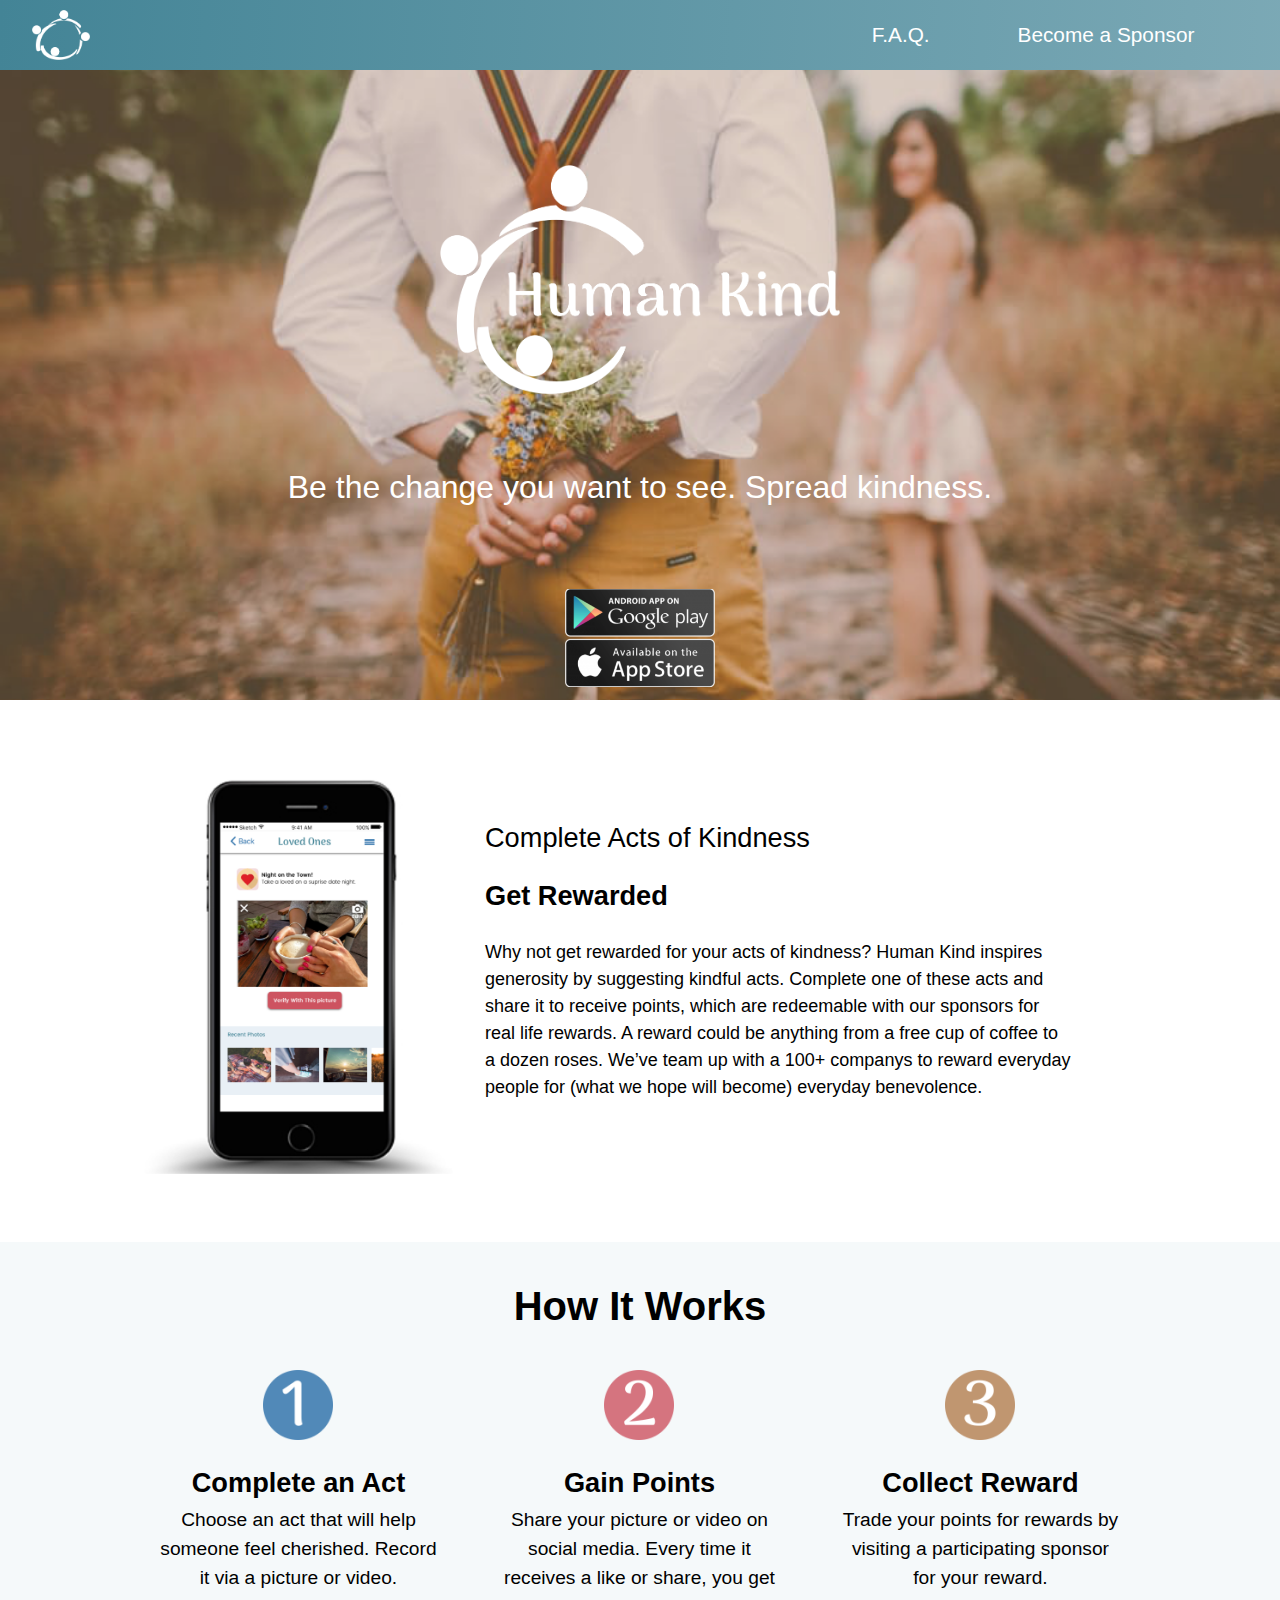
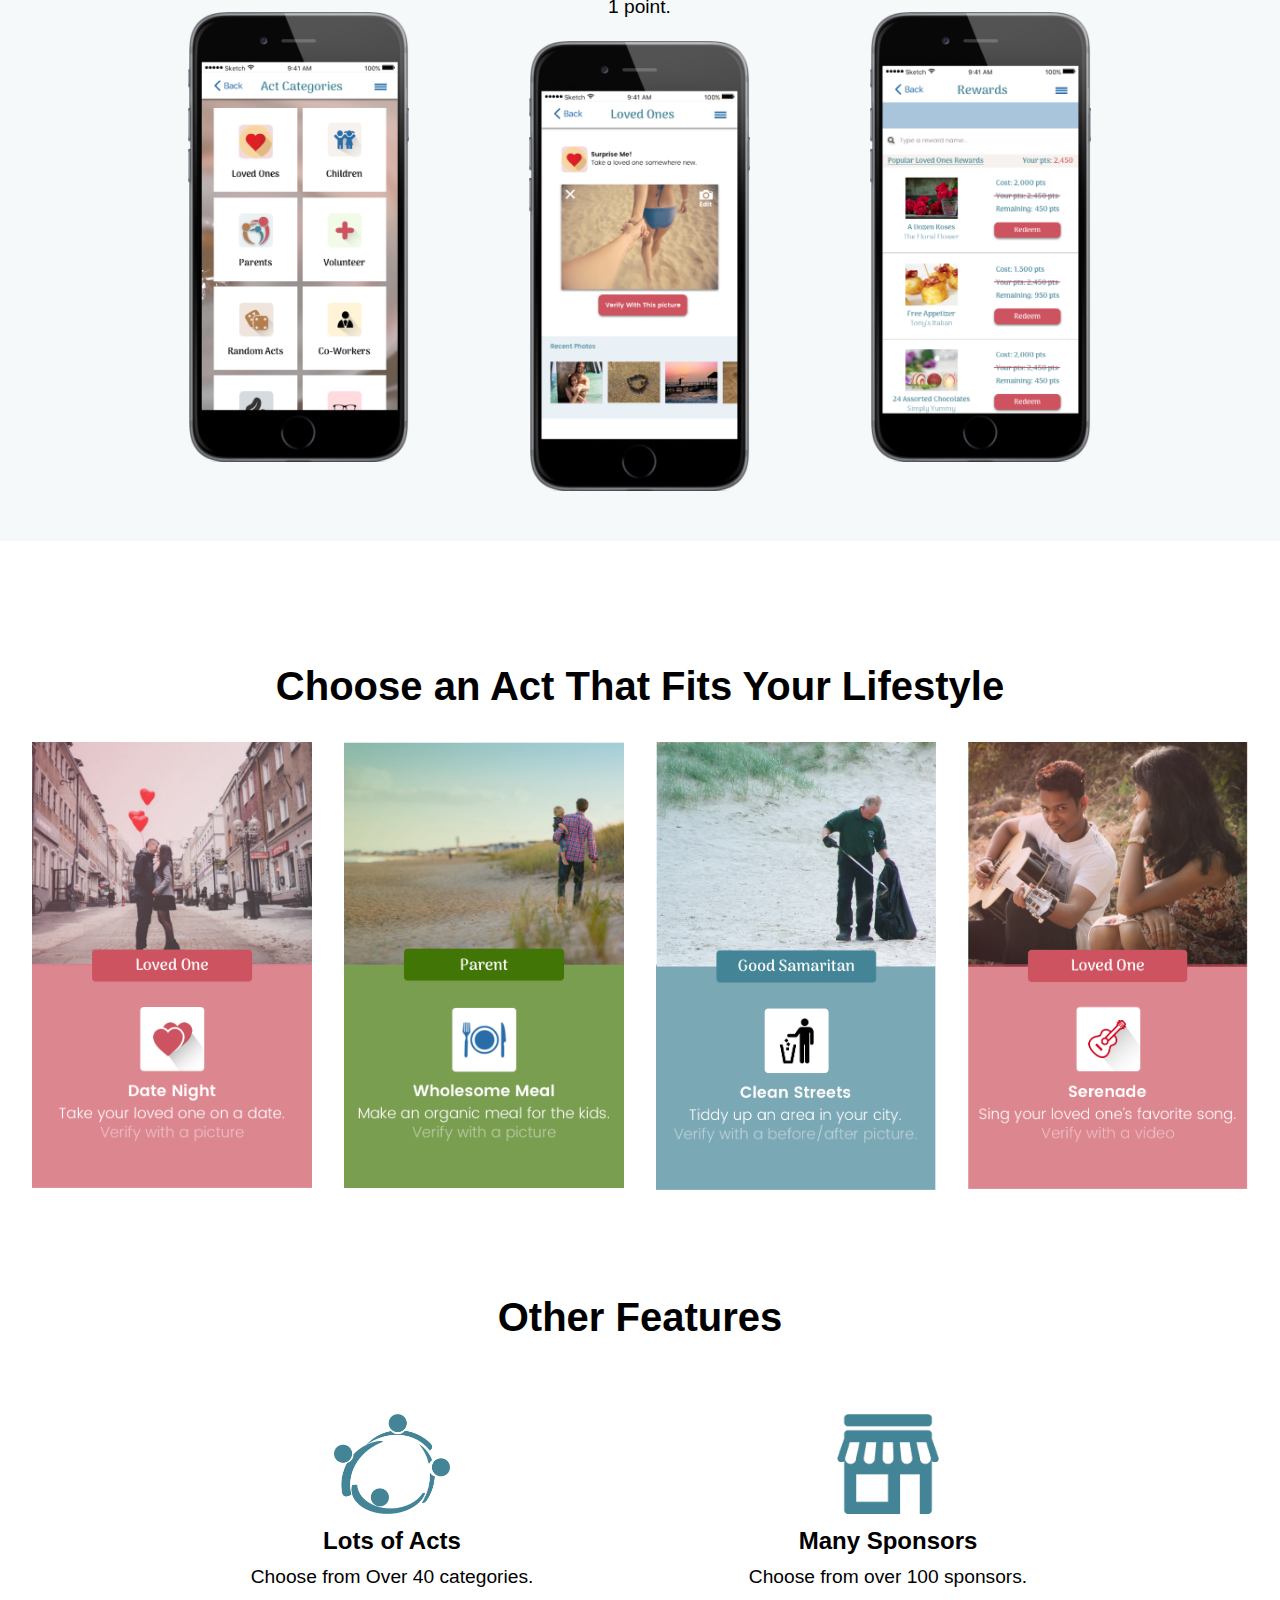
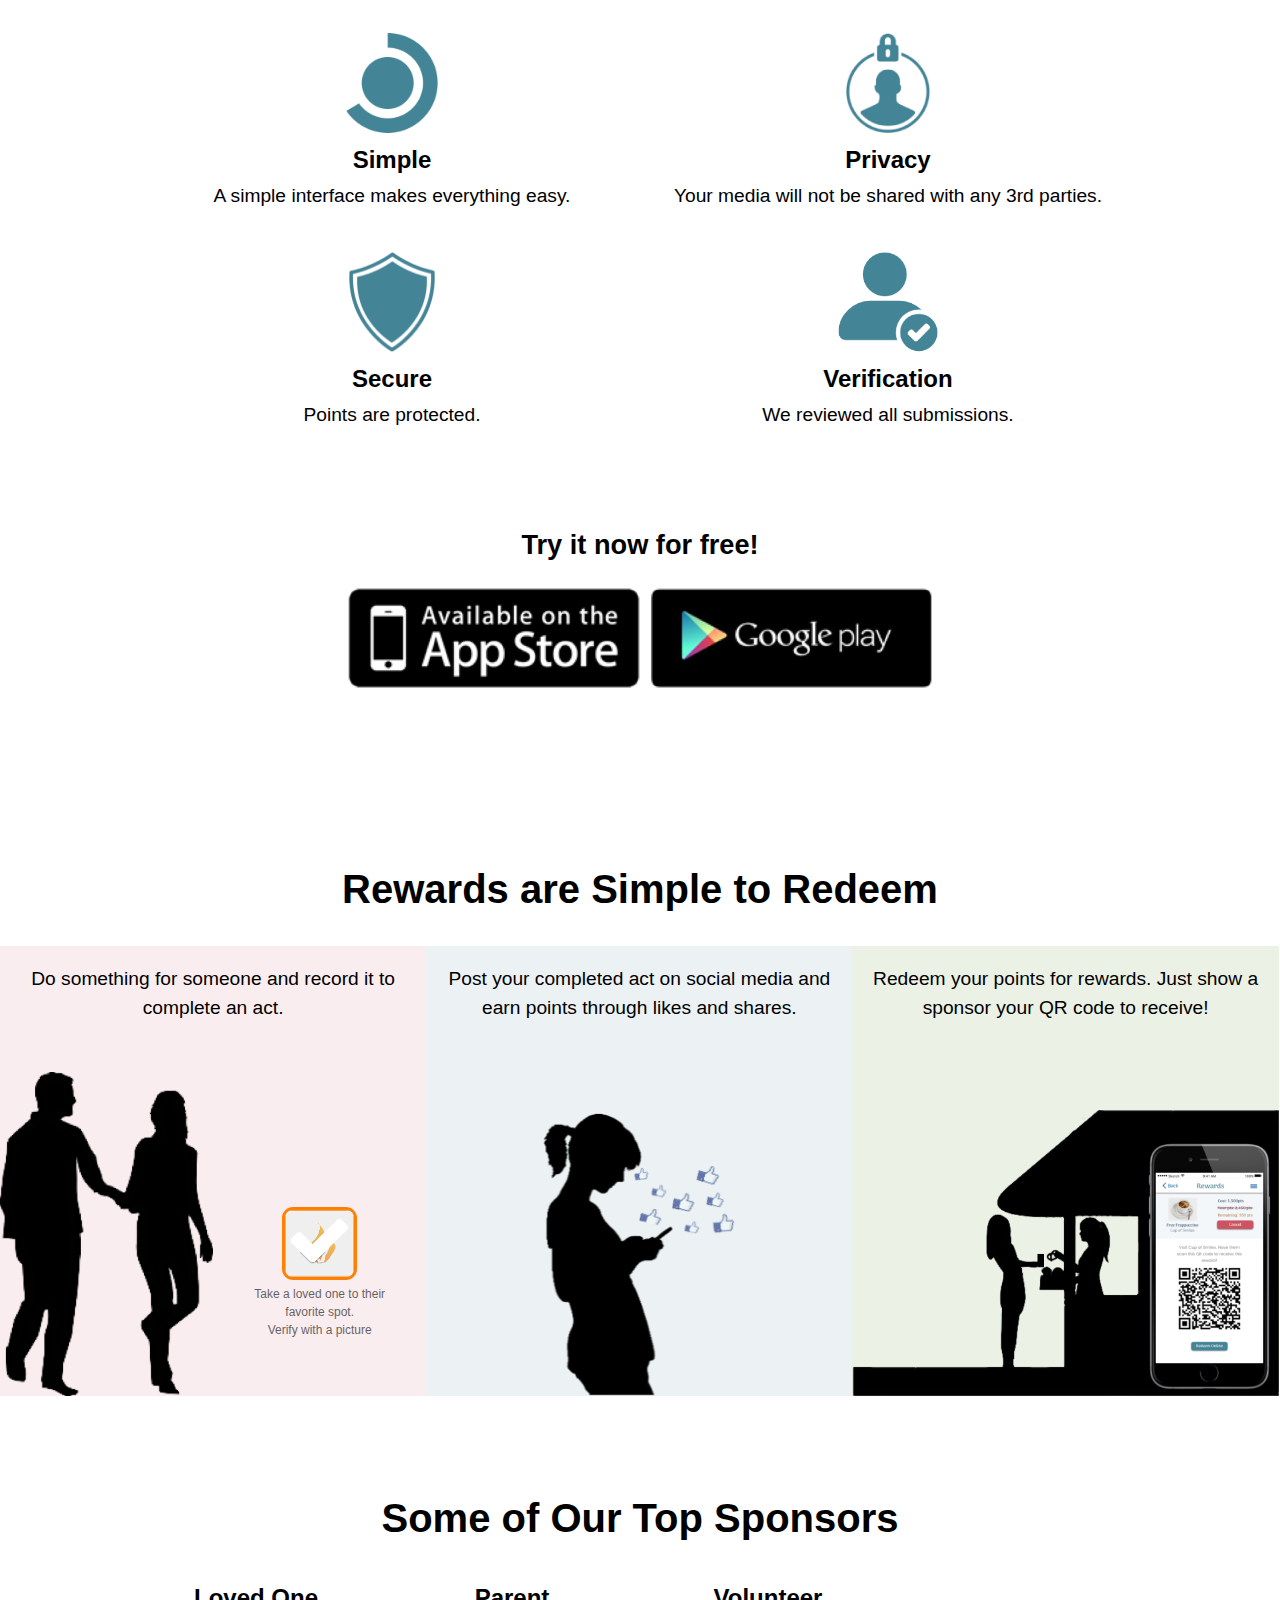
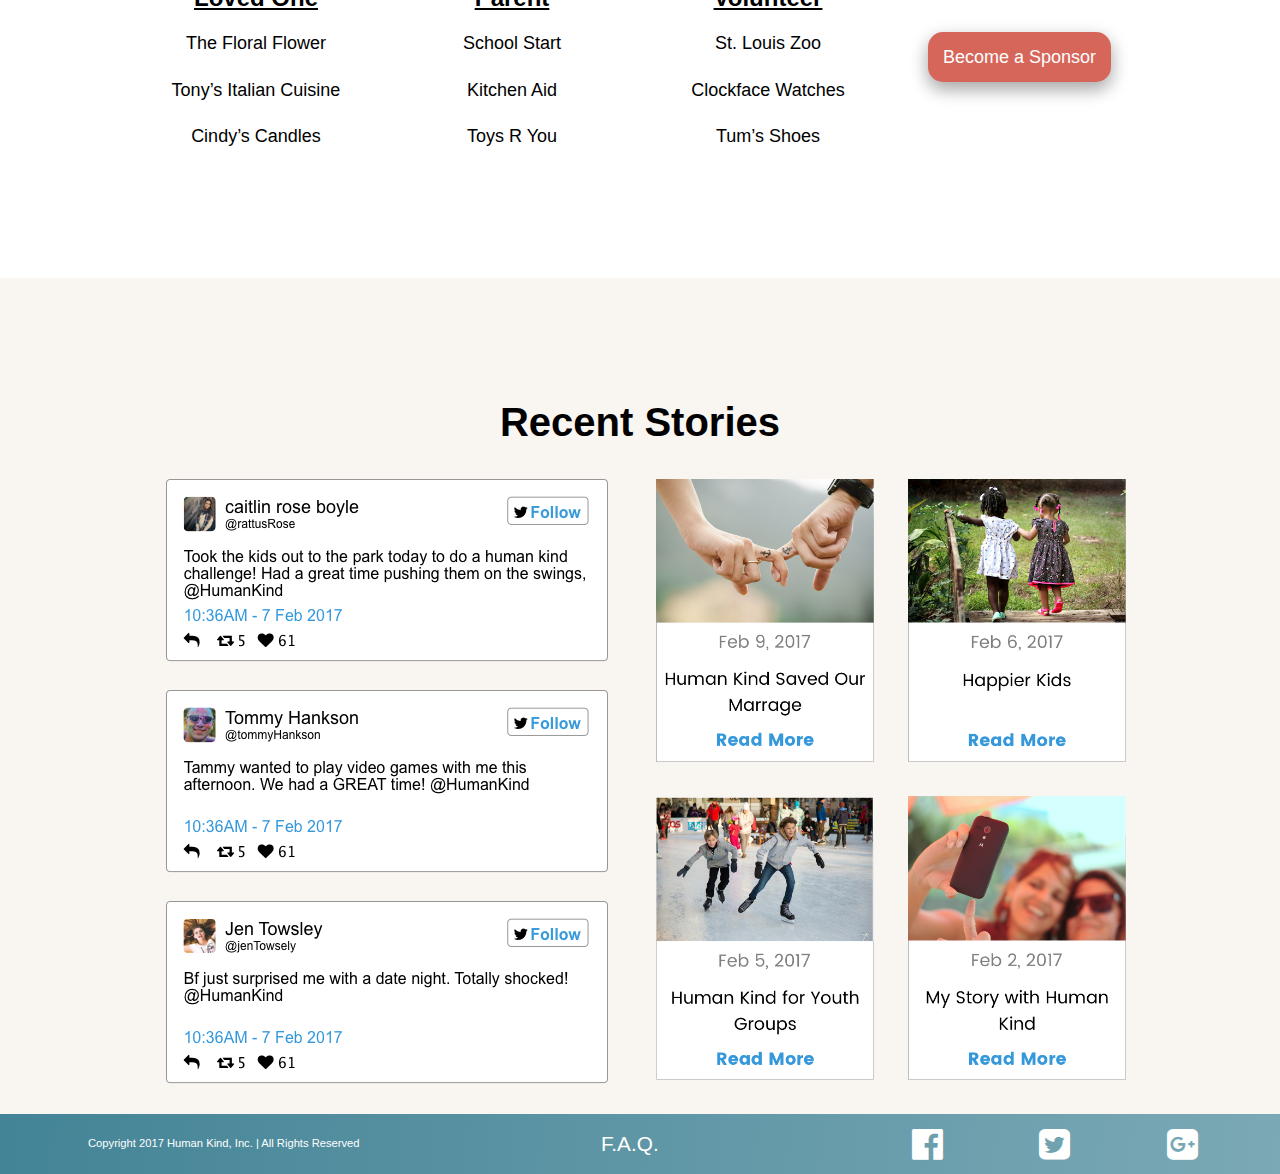
<file: index.html>
<!DOCTYPE html>
<html>
<head>
  <title>Human Kind Home Page</title>
  <meta charset="utf-8">
  <meta name="viewport" content="width=device-width">
  <link rel="stylesheet" href="styles/normalize.css">
  <link rel="stylesheet" href="styles/common.css">
  <link rel="stylesheet" href="styles/home.css">
  <link rel="stylesheet" href="styles/font-awesome.css">
</head>
<body>
    <!-- nav bar-->
    <div class="nav-bar column full">
        <div class="logo column half">
            <a href="index.html"><img  src="images/White_Logo.png" alt="Logo"></a>
        </div>
        <div class="FAQ  column fourth">
            <h2>
               <a class="float" href="FAQ.html#top"> F.A.Q.</a>
            </h2>
        </div>
        <div class="sponsor column fourth">
            <h2><a href="Sponsor.html">Become a Sponsor</a></h2>
        </div>
    </div>
<!-- hero-->
    <div class="hero column full">
        <img class="hero-image" src=images/hero_image_4.png>
        <div class="center-logo">
            <img src="images/hero_logo.png" alt="Logo">
        </div>
        <div class="hero-download">
            <p>Be the change you want to see. Spread kindness.</p>
            <img src="images/Download_Stickers_Human_Kind.png" alt="Download Stickers">
        </div>
    </div>
<!-- synopsis-->
    <div class="synopsis column full container">
        <div class="column third synopsis-phone">
            <img src="images/synompis_Phone.png" alt="synopsis phone">
        </div>
        <div class="column two-thirds synopsis-text">
            <h3 class="faded">
                Complete Acts of Kindness
            </h3>
            <h3 class="big">
                Get Rewarded
            </h3>
            <p>
                Why not get rewarded for your acts of kindness? Human Kind inspires generosity by suggesting kindful acts. Complete one of these acts and share it to receive points, which are redeemable with our sponsors for real life rewards. A reward could be anything from a free cup of coffee to a dozen roses. We’ve team up with a 100+ companys to reward everyday people for (what we hope will become) everyday benevolence.
            </p>
        </div>
    </div>
<!-- how it works-->
    <div class="column full  how-it-works container">
        <div class="column full container">
            <h2>
                How It Works
            </h2>
        </div>
        <div class=" column third HIW-step">
            <div class="column full">
                <img class="icon-number"  src="images/Number_1.png" alt="number 1">
            </div>
            <div class="column full">
                <h3>
                    Complete an Act
                </h3>
            </div>
            <div class="column full">
                <p>
                    Choose an act that will help someone feel cherished. Record it via a picture or video.
                </p>
            </div>
            <div class="hiw-phone">
                <img src="images/Choose_Act_Phone.png" alt="Choose Act Phone">
             </div>
        </div>
        <div class="HIW-step column third">
            <div class="column full">
                <img class="icon-number" src="images/Number_2.png" alt="number 2">
            </div>
            <div class="column full">
                <h3>
                    Gain Points
                </h3>
            </div>
            <div class="column full">
                <p>
                    Share your picture or video on social media. Every time it receives a like or share, you get 1 point.
                </p>
            </div>
            <div class="hiw-phone">
                <img src="images/Gain_Points_Phone.png" alt="gain points Phone">
            </div>
        </div>
        <div class="HIW-step column third">
            <div class="column full">
                <img class="icon-number" src="images/Number_3.png" alt="number 3">
            </div>
            <div class="column full">
                <h3>
                    Collect Reward
                </h3>
            </div>
            <div class="column full">
                <p>
                    Trade your points for rewards by visiting a participating sponsor for your reward.
                </p>
            </div>
            <div class="hiw-phone">
                <img src="images/Collect_reward_Phone.png" alt="collect Reward Phone">
            </div>
        </div>
    </div>
<!-- Sample Acts-->
    <div class="column full">
        <div class="column full">
            <h2>
                Choose an Act That Fits Your Lifestyle
            </h2>
        </div>
        <div class="column fourth challenge-box">
            <div class="challenge column full">
                <img class="right-act" src="images/Loved_one_whole.png">
            </div>
        </div>
        <div class="column fourth challenge-box">
            <div class="challenge column full">
                <img class="left-act" src="images/parent_whole.png">
            </div>
        </div>
        <div class="column fourth challenge-box">
            <div class="challenge column full">
                <img class="right-act" src="images/good_person_whole.png">
            </div>
        </div>
        <div class="column fourth challenge-box">
            <div class="challenge column full">
                <img class="left-act" src="images/Loved_one_whole_2.png">
            </div>
        </div>
    </div>
<!--Other Features-->
    <div class="column full other-features container">
        <div class="column full">
            <h2>
                Other Features
            </h2>
        </div>
        <div class="column full feature-row">
        <div class="column half feature-left">
                <div class="column full">
                    <img src="images/Human_Kind_Feature_Logo.png">
                </div>
                <div class="column full feature-text">
                    <h4>
                        Lots of Acts
                    </h4>
                </div>
                <div class="column full feature-text">
                    <p>
                        Choose from Over 40 categories.
                    </p>
                </div>
        </div>
        <div class="column half feature-right">

                    <div class="column full">
                        <img src="images/Business-Shop-icon.png">
                    </div>
                    <div class="column full">
                        <h4>
                            Many Sponsors
                        </h4>
                    </div>
                    <div class="column full feature-text">
                        <p>
                            Choose from over 100 sponsors.
                        </p>
                    </div>
                </div>
        </div>
        <div class="column full feature-row">
            <div class="column half feature-left">

                    <div class="column full">
                        <img src="images/Simple_Icon.png">
                    </div>
                    <div class="column full">
                        <h4>
                            Simple
                        </h4>
                    </div>
                <div class="column full feature-text">
                        <p>
                            A simple interface makes everything easy.
                        </p>
                    </div>

            </div>
            <div class="column half feature-right">
                    <div class="column full">
                        <img src="images/Privacy_Icon.png">
                    </div>
                    <div class="column full">
                        <h4>
                            Privacy
                        </h4>
                    </div>
                    <div class="column full feature-text">
                        <p>
                            Your media will not be shared with any 3rd parties.
                        </p>
                    </div>
                </div>
        </div>
        <div class="column full feature-row">
            <div class="column half feature-left">
                    <div class="column full">
                        <img src="images/Secure_Icon.png">
                    </div>
                    <div class="column full">
                        <h4>
                            Secure
                        </h4>
                    </div>
                    <div class="column full">
                        <p>
                            Points are protected.
                        </p>
                    </div>

            </div>
            <div class="column half feature-right">

                    <div class="column full">
                        <img    src="images/Verification_Icon.png">
                    </div>
                    <div class="column full">
                        <h4>
                            Verification
                        </h4>
                    </div>
                    <div class="column full feature-text">
                        <p>
                            We reviewed all submissions.
                        </p>
                    </div>
                </div>

        </div>
        <div class="column full try-it-now">
            <div class="column full ">
                <h3>
                    Try it now for free!
                </h3>
            </div>
            <div class="column full download-stickers">
                <img src="images/Download_Sticker_2.png">
            </div>
        </div>
    </div>
<!--How to Redeem-->
    <div class="column full redeem">
        <div class="column full">
            <h2>
                Rewards are Simple to Redeem
            </h2>
        </div>
        <div class="column full how-to-rewards">
        <div class="column third htr-left">
            <div class="column full redeem-text">
                <p>
                    Do something for someone and record it to complete an act.
                </p>
            </div>
            <div class="column half">
                <img class="htr-left-img" src="images/Couple_Walking.png">
            </div>
            <div class="column half challenge-complete">
                <div class="column full ">
                    <img class="htr-left-img-2" src="images/Completed_Challenge.png">
                </div>
                <div class="column full act-text">
                    <p>
                        <b>Take a loved one to their favorite spot.</b> <br>Verify with a picture
                    </p>
                </div>
            </div>
        </div>
        <div class="column third htr-middle">
            <div class="column full redeem-text">
                <p>
                    Post your completed act on social media and earn points through likes and shares.
                </p>
            </div>
            <div class="column full">
                <img  class="htr-middle-img" src="images/Woman_Likes.png">
            </div>
        </div>
         <div class="column third htr-right">
            <div class="column full redeem-text">
                <p>
                    Redeem your points for rewards. Just show a sponsor your QR code to receive!
                </p>
            </div>
            <div class="column full">
                <img  class="htr-right-img" src="images/redeem_shop.png">
            </div>
        </div>
    </div>
    </div>
<!--Sponsors-->
    <div class="column full sponsors container">
        <div class="column full">
            <h2>
                Some of Our Top Sponsors
            </h2>
        </div>
        <div class="sponsor-list column fourth">
            <div class="column full">
                <h4>
                    Loved One
                </h4>
            </div>
            <div class="column full">
                <p>
                    The Floral Flower
                </p>
            </div>
            <div class="column full">
                <p>
                    Tony’s Italian Cuisine
                </p>
            </div>
            <div class="column full">
                <p>
                    Cindy’s Candles
                </p>
            </div>
        </div>
        <div class="column fourth sponsor-list">
            <div class="column full">
                <h4>
                   Parent
                </h4>
            </div>
            <div class="column full">
                <p>
                    School Start
                </p>
            </div>
            <div class="column full">
                <p>
                    Kitchen Aid
                </p>
            </div>
            <div class="column full">
                <p>
                    Toys R You
                </p>
            </div>
        </div>
        <div class="column fourth sponsor-list">
            <div class="column full">
                <h4>
                   Volunteer
                </h4>
            </div>
            <div class="column full">
                <p>
                    St. Louis Zoo
                </p>
            </div>
            <div class="column full">
                <p>
                    Clockface Watches
                </p>
            </div>
            <div class="column full">
                <p>
                    Tum’s Shoes
                </p>
            </div>
        </div>
        <div class="column fourth button-box sponsor-list">
            <div class="column full button-container">
            <a href="Sponsor.html"><button>Become a Sponsor</button></a>
            </div>
        </div>
    </div>
<!--Recent Stories-->
    <div class="column full recent-stories">
        <div class="column full">
            <h2>
                Recent Stories
            </h2>
        </div>
        <div class="column half recent-story-twitter">
            <div class="column full twitter-story">
                <img src="images/Recent_Story_1.png">
            </div>
            <div class="column full twitter-story">
                <img src="images/Recent_Story_2.png">
            </div>
            <div class="column full twitter-story">
                <img src="images/Recent_story_3.png">
            </div>
        </div>
        <div class="column half recent-story-blog">
            <div class="blog-story">
                <img src="images/Blog_stroy_1.png">
                <img src="images/Blog_story_2.png">
            </div>
            </div>
            <div class="column half  recent-story-blog">
                <div class="blog-story">
                    <img src="images/Blog_story_3.png">
                    <img src="images/Blog_story_4.png">
                </div>
            </div>
    </div>
    <div class="mobile-tabs">
        <div class="logo column third">
            <a href="index.html"><img  src="images/White_Logo.png" alt="Logo"></a>
        </div>
        <div>
            <ul>
                <li><i class="fa fa-navicon"></i>
                    <ul>
                        <li><a href="FAQ.html#top">F.A.Q.</a></li>
                        <li><a href="Sponsor.html">Become a Sponsor</a></li>
                    </ul>
                </li>
            </ul>
        </div>
    </div>
<!--Footer-->
    <div class="column full footer">
        <div class="column third copyright">
            <p>
                Copyright 2017 Human Kind, Inc. | All Rights Reserved
            </p>
        </div>
        <div class="column third faq footer-faq">
            <h2>
                 <a href="FAQ.html#top"> F.A.Q.</a>
            </h2>
        </div>
        <div class="column third icon-groups">
            <div class="column third icon">
                <i class="fa fa-facebook-official"></i>
            </div>
            <div class="column third icon">
                <i class="fa fa-twitter-square"></i>
            </div>
            <div class="column third icon">
                <i class="fa fa-google-plus-square"></i>
            </div>
        </div>
    </div>
  <script src="scripts/jquery-3.1.0.min.js"></script>
  <script src="scripts/hamburger.js"></script>    
</body>
</html>
</file>
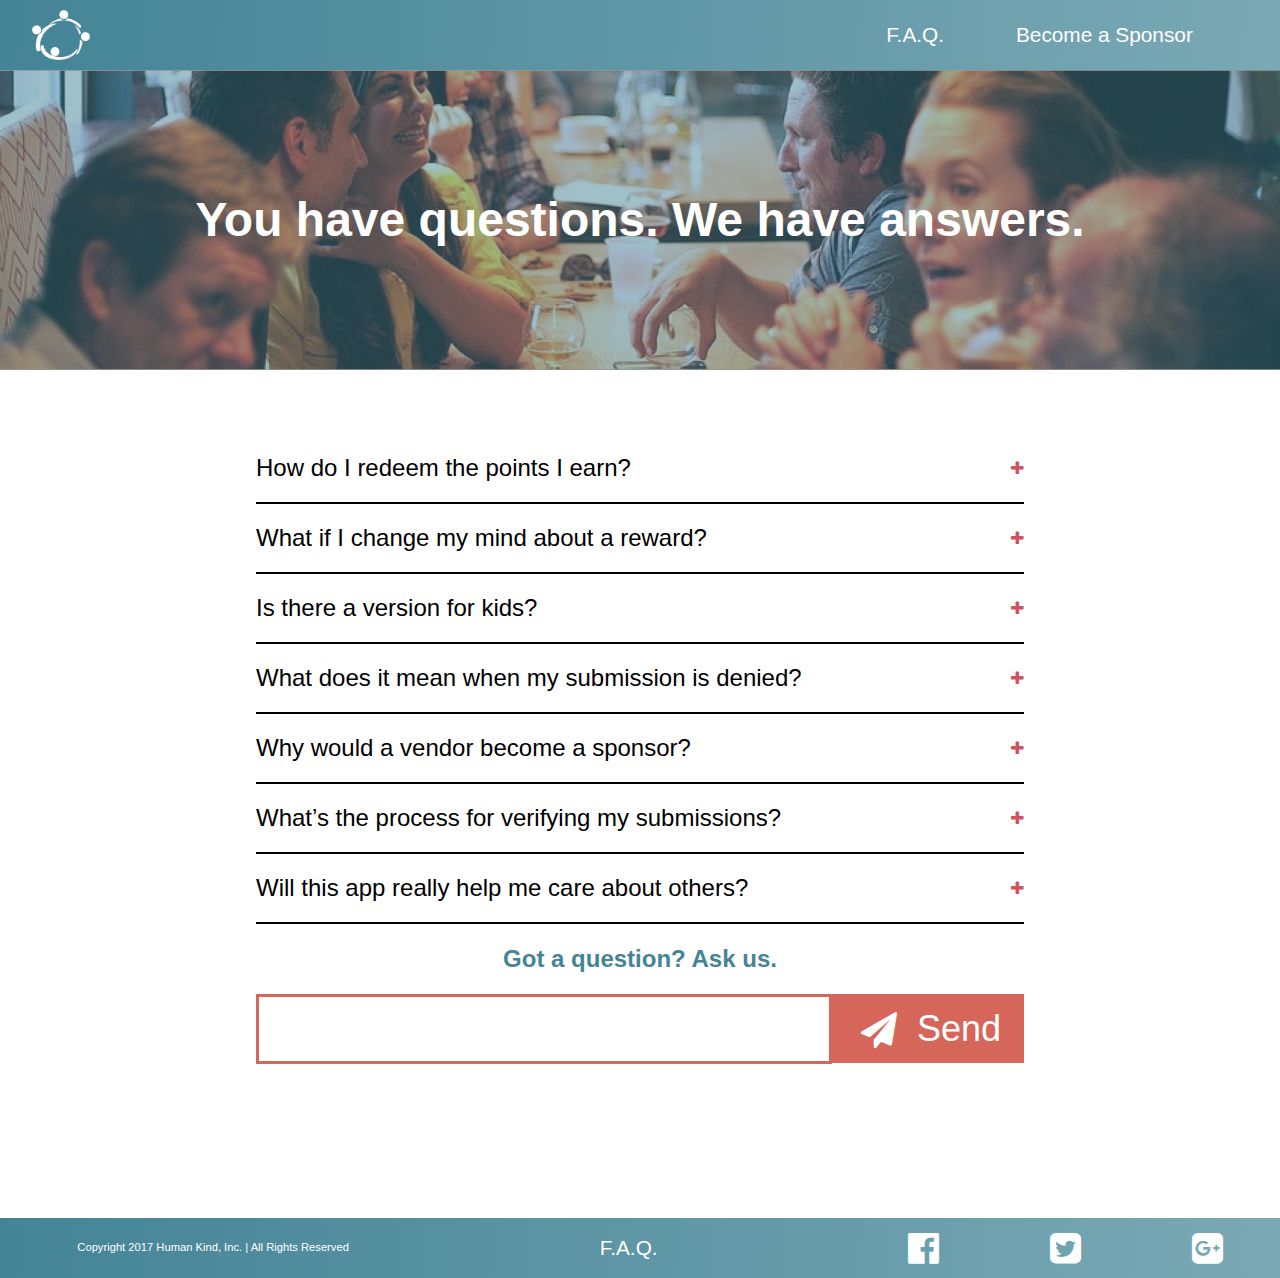
<file: FAQ.html>
<!DOCTYPE html>
<html>
<head>
  <title>Human Kind Home Page</title>
  <meta charset="utf-8">
  <meta name="viewport" content="width=device-width">
  <link rel="stylesheet" href="styles/normalize.css">
  <link rel="stylesheet" href="styles/common.css">
  <link rel="stylesheet" href="styles/FAQ.css">
  <link rel="stylesheet" href="styles/font-awesome.css">
</head>
<body>
    <!-- nav bar-->
   <div class="nav-bar column full">
        <div class="logo column half">
            <a href="index.html"><img  src="images/White_Logo.png" alt="Logo"></a>
        </div>
        <div class="FAQ column fourth">
            <h2>
               <a class="float" href="FAQ.html#top"> F.A.Q.</a>
            </h2>
        </div>
        <div class="sponsor column fourth">
            <h2><a href="Sponsor.html">Become a Sponsor</a></h2>
        </div>
    </div>
<!-- hero-->
    <div class="hero column full">
        <img class="hero-image" src=images/FAQ_Banner.png>
        <h1>You have questions. We have answers.</h1>
    </div>
<!-- Questions-->
    <div class="column full container">
        <div class="column full" id="question-one">
            <div  class="column nine-tenth question">
                <h4>How do I redeem the points I earn?</h4>
            </div>
            <div class="column tenth question plus">
                <i class="fa  fa-plus"></i>
            </div>
        </div>

        <div class="column full hidden answer-box" id="answer-one">
            <div class="column nine-tenth answer">
                <h4>How do I redeem the points I earn?</h4>
            </div>
            <div class="column tenth answer plus">
                <i class="fa  fa-minus"></i>
            </div>
            <div class="column full">
                <p>
                    There are 2 ways to redeem the points you earn: <br><br> 1. If you are visiting the vendor in person, confirm the reward you want via our app’s store. After confirmation, you’ll be presented with a grey and white box in the middle of your screen. This is your QR code. Go to the vendor’s checkout and have someone scan your QR code. This will complete the transaction. <br><br>2. If you are ordering your reward online, confirm the reward you want via our app’s store. After confirmation, you’ll be presented with a grey and white box in the middle of your screen. Below that you’ll see a button that says, “Redeem Online.” Select that button, and you’ll go to the vendor’s website for their online checkout. A series of letters and numbers will populate the “Promo Code” field. DO NOT ALTER THIS CODE. Proceed through the vendor’s checkout  process. This will complete the transaction.
                </p>
            </div>
        </div>

        <div class="column full" id="question-two">
            <div class="column nine-tenth  question">
                <h4>What if I change my mind about a reward?</h4>
            </div>
            <div class="column tenth question plus">
                <i class="fa  fa-plus"></i>
            </div>
        </div>

        <div class="column full hidden answer-box" id="answer-two">
            <div class="column nine-tenth  answer">
                <h4>What if I change my mind about a reward?</h4>
            </div>
            <div class="column tenth answer plus">
                <i class="fa  fa-minus"></i>
            </div>
            <div class="column full">
                <p>
                    As long as you have not already redeemed the reward with the vendor, then you may convert your chosen reward back into points. However, if you have already gone to the vendor and received your reward from them, then there is no way to return the reward and receive your point back.
                </p>
            </div>
        </div>

        <div class="column full" id="question-three">
            <div class="column nine-tenth question">
                <h4>Is there a version for kids?</h4>
            </div>
            <div class="column tenth question plus">
                <i class="fa  fa-plus"></i>
            </div>
        </div>
        <div class="column full hidden answer-box" id="answer-three">
            <div class="column nine-tenth  answer">
                <h4>Is there a version for kids?</h4>
            </div>
            <div class="column tenth answer plus">
                <i class="fa  fa-minus"></i>
            </div>
            <div class="column full">
                <p>
                    We are currently working on a kid's version of the Human Kind. This version will have challenges specifically tailored to children, such as completing chores and helping their parents. Moreover, the child version will have vendors more specific to providing child products. But, that's not to say Human Kind in its current version is not kid friendly. Children may freely use Human Kind with parental consent.
                </p>
            </div>
        </div>

        <div class="column full" id="question-four">
            <div class="column nine-tenth  question">
                <h4>What does it mean when my submission is denied?</h4>
            </div>
            <div class="column tenth question plus">
                <i class="fa  fa-plus"></i>
            </div>
        </div>

        <div class="column full hidden answer-box" id="answer-four">
            <div class="column nine-tenth  answer">
                <h4>What does it mean when my submission is denied?</h4>
            </div>
            <div class="column tenth answer plus">
                <i class="fa  fa-minus"></i>
            </div>
            <div class="column full">
                <p>
                    A submission may be denied for the for inappropiate content. If your submission is denied we send you an email as to the cause of its denial.
                </p>
            </div>
        </div>

        <div class="column full" id="question-five">
            <div class="column three-fourths question">
                <h4>Why would a vendor become a sponsor?</h4>
            </div>
            <div class="column fourth question plus">
                <i class="fa  fa-plus"></i>
            </div>
        </div>

        <div class="column full hidden answer-box" id="answer-five">
            <div class="column three-fourths answer">
                <h4>Why would a vendor become a sponsor?</h4>
            </div>
            <div class="column fourth answer plus">
                <i class="fa  fa-minus"></i>
            </div>
            <div class="column full">
                <p>
                    There are many marketing advantages in becoming a vendor for Human Kind. Getting the word out about you business is an oppertunity no business can afford to forfeit. Plus, Human Kind allows that word to spread through acts of kindness, which is a very positive medium to pass through.
                </p>
            </div>
        </div>

        <div class="column full" id="question-six">
            <div class="column three-fourths question">
                <h4>What’s the process for verifying my submissions?</h4>
            </div>
            <div class="column fourth question plus">
                <i class="fa  fa-plus"></i>
            </div>
        </div>

        <div class="column full hidden answer-box" id="answer-six">
            <div class="column three-fourths answer">
                <h4>What’s the process for verifying my submissions?</h4>
            </div>
            <div class="column fourth answer plus">
                <i class="fa  fa-minus"></i>
            </div>
            <div class="column full">
                <p>
                    Once you submit your act to a social media platform, we also receive a copy. We verify this copy to ensure that it does not host any inappropiate content. If inappropiate content is identified, we remove your submission and any points it may have received.
                </p>
            </div>
        </div>

        <div class="column full" id="question-seven">
            <div class="column three-fourths question">
                <h4>Will this app really help me care about others?</h4>
            </div>
            <div class="column fourth question plus">
                <i class="fa  fa-plus"></i>
            </div>
        </div>

        <div class="column full hidden answer-box" id="answer-seven">
            <div class="column three-fourths answer">
                <h4>Will this app really help me care about others?</h4>
            </div>
            <div class="column fourth answer plus">
                <i class="fa  fa-minus"></i>
            </div>
            <div class="column full">
                <p>
                    Human Kind cannot guarantee any moral outcome it may have on its users. We do, however, believe that behaviors can affect the inner life of a person, but those effects are to subjective to guarantee.
                </p>
            </div>
        </div>

        <div class="column full ask">
                <h4>Got a question? Ask us.</h4>
        </div>
        <div class="column full question-field">
            <div class="column three-fourths question-box">
                <form>
                    <input id="question-field" type="text" id="fname" name="fname">
                </form>
            </div>
            <div class="column fourth plus">
                <button class="column full"><i class="column third fa fa-send"></i>Send</button>
            </div>
        </div>
    </div>
    <div class="mobile-tabs">
        <div class="logo column third">
            <a href="index.html"><img  src="images/White_Logo.png" alt="Logo"></a>
        </div>
        <div>
            <ul>
                <li><i class="fa fa-navicon"></i>
                    <ul>
                        <li><a href="FAQ.html#top">F.A.Q.</a></li>
                        <li><a href="Sponsor.html">Become a Sponsor</a></li>
                    </ul>
                </li>
            </ul>
        </div>
    </div>
<!--Footer-->
    <div class="column full footer">
        <div class="column third copyright">
            <p>
                Copyright 2017 Human Kind, Inc. | All Rights Reserved
            </p>
        </div>
        <div class="column third faq">
            <h2>
                <a href="FAQ.html#top"> F.A.Q.</a>
            </h2>
        </div>
        <div class="column third">
            <div class="column third icon">
                <i class="fa fa-facebook-official"></i>
            </div>
            <div class="column third icon">
                <i class="fa fa-twitter-square"></i>
            </div>
            <div class="column third icon">
                <i class="fa fa-google-plus-square"></i>
            </div>
        </div>
    </div>
  <script src="scripts/jquery-3.1.0.min.js"></script>
  <script src="scripts/hamburger.js"></script>
  <script src="scripts/faq.js"></script>
</body>
</html>
</file>
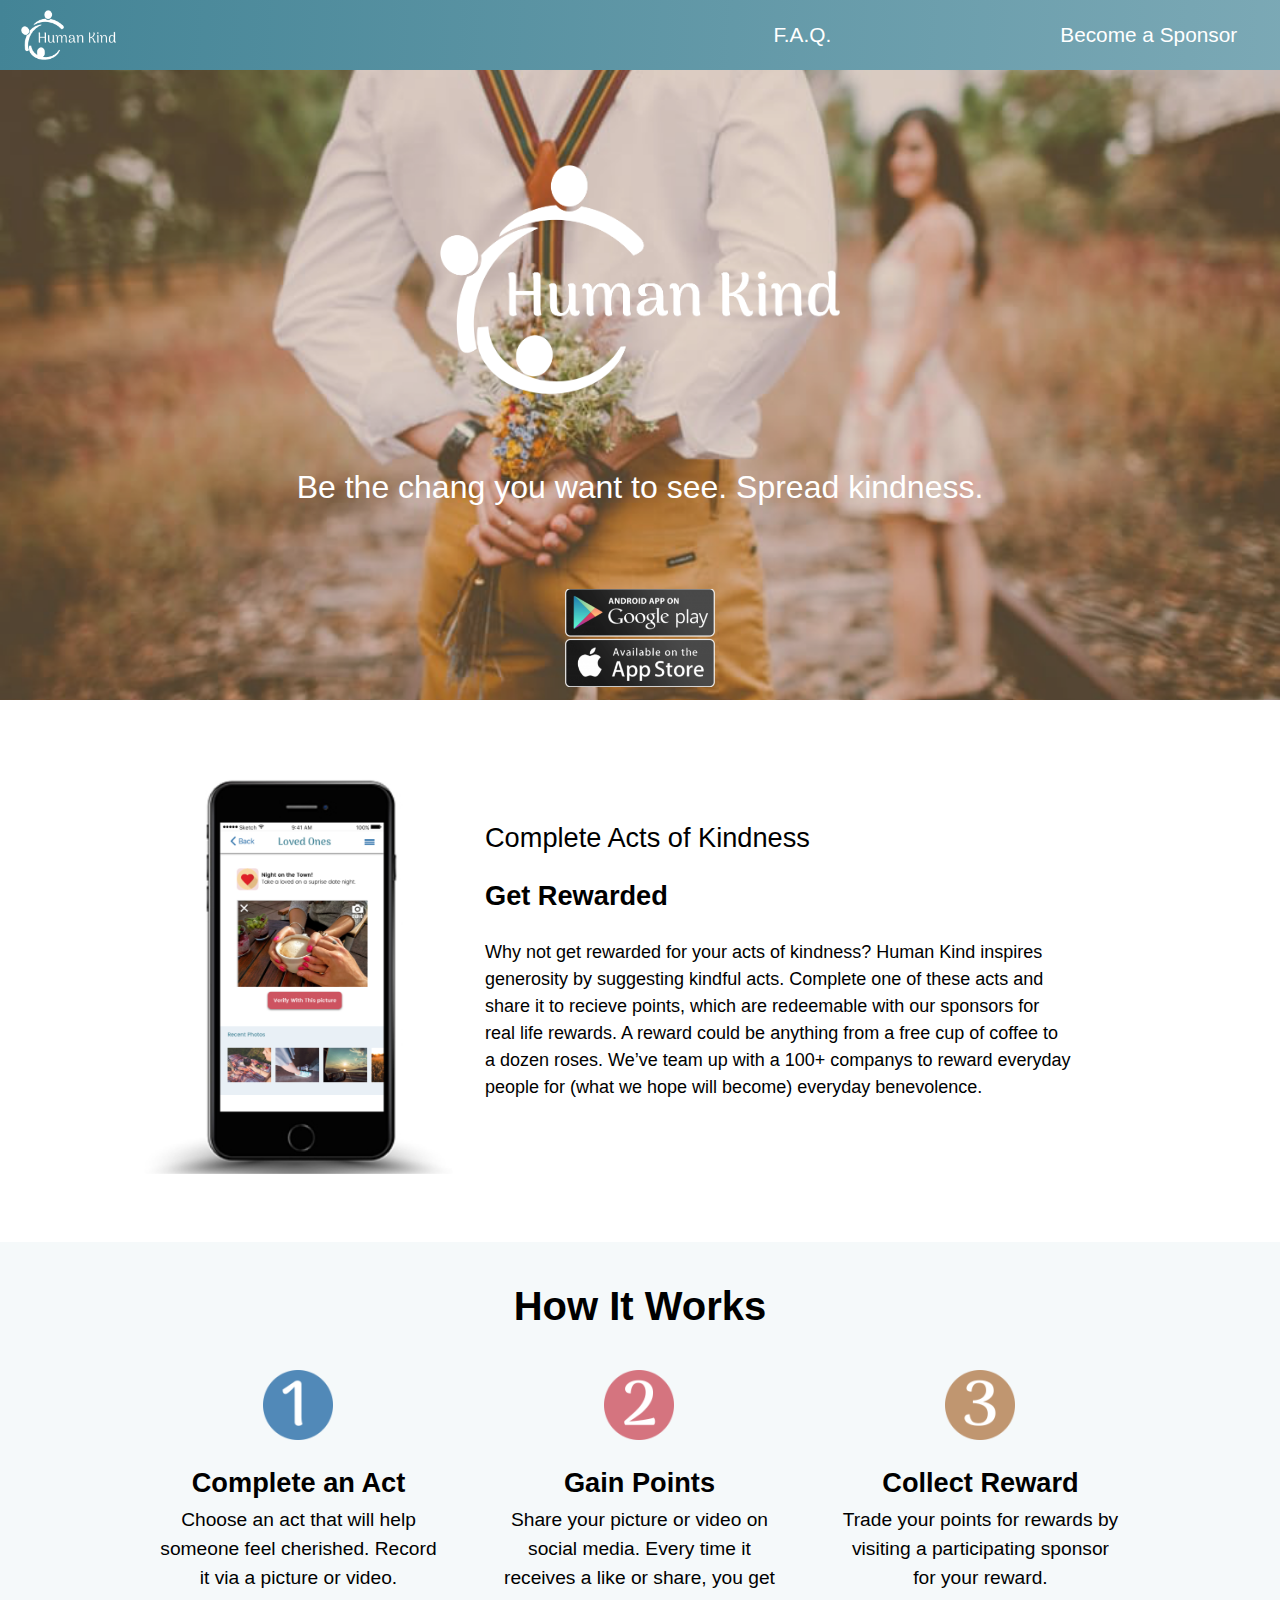
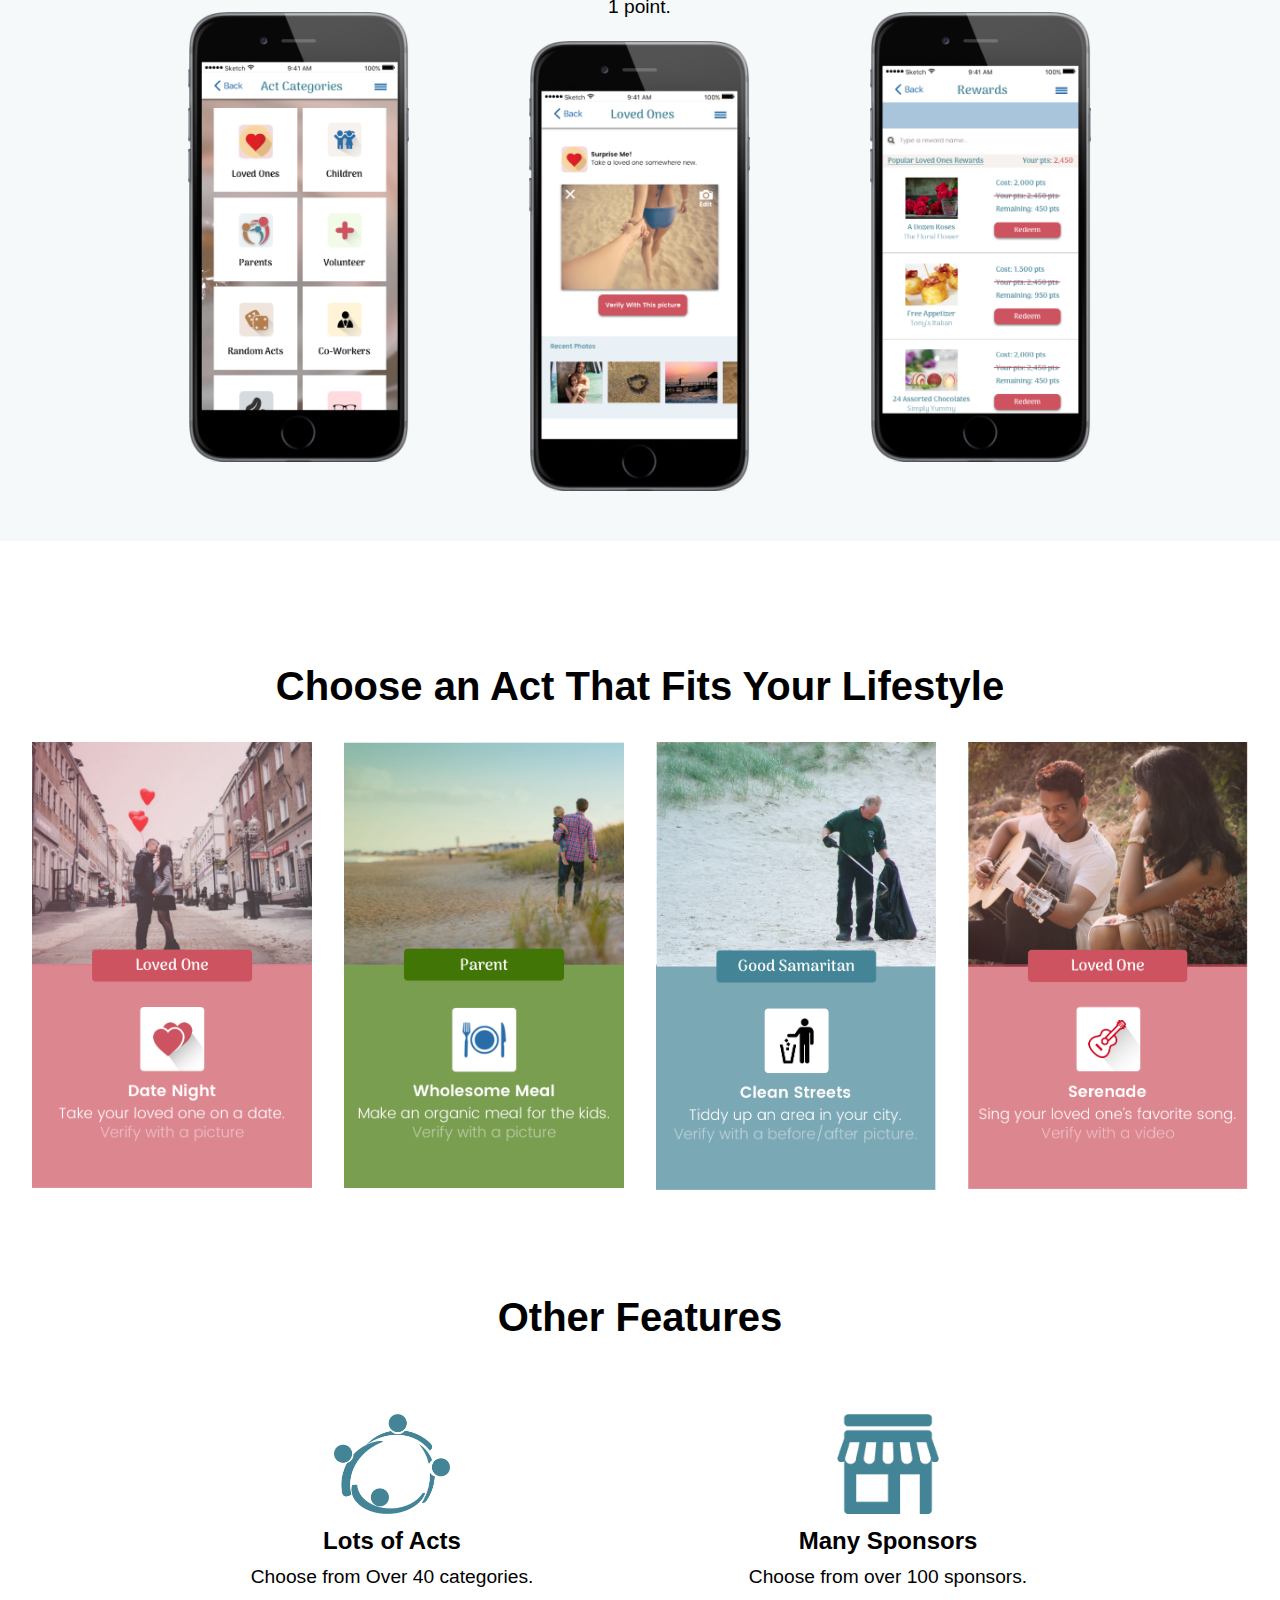
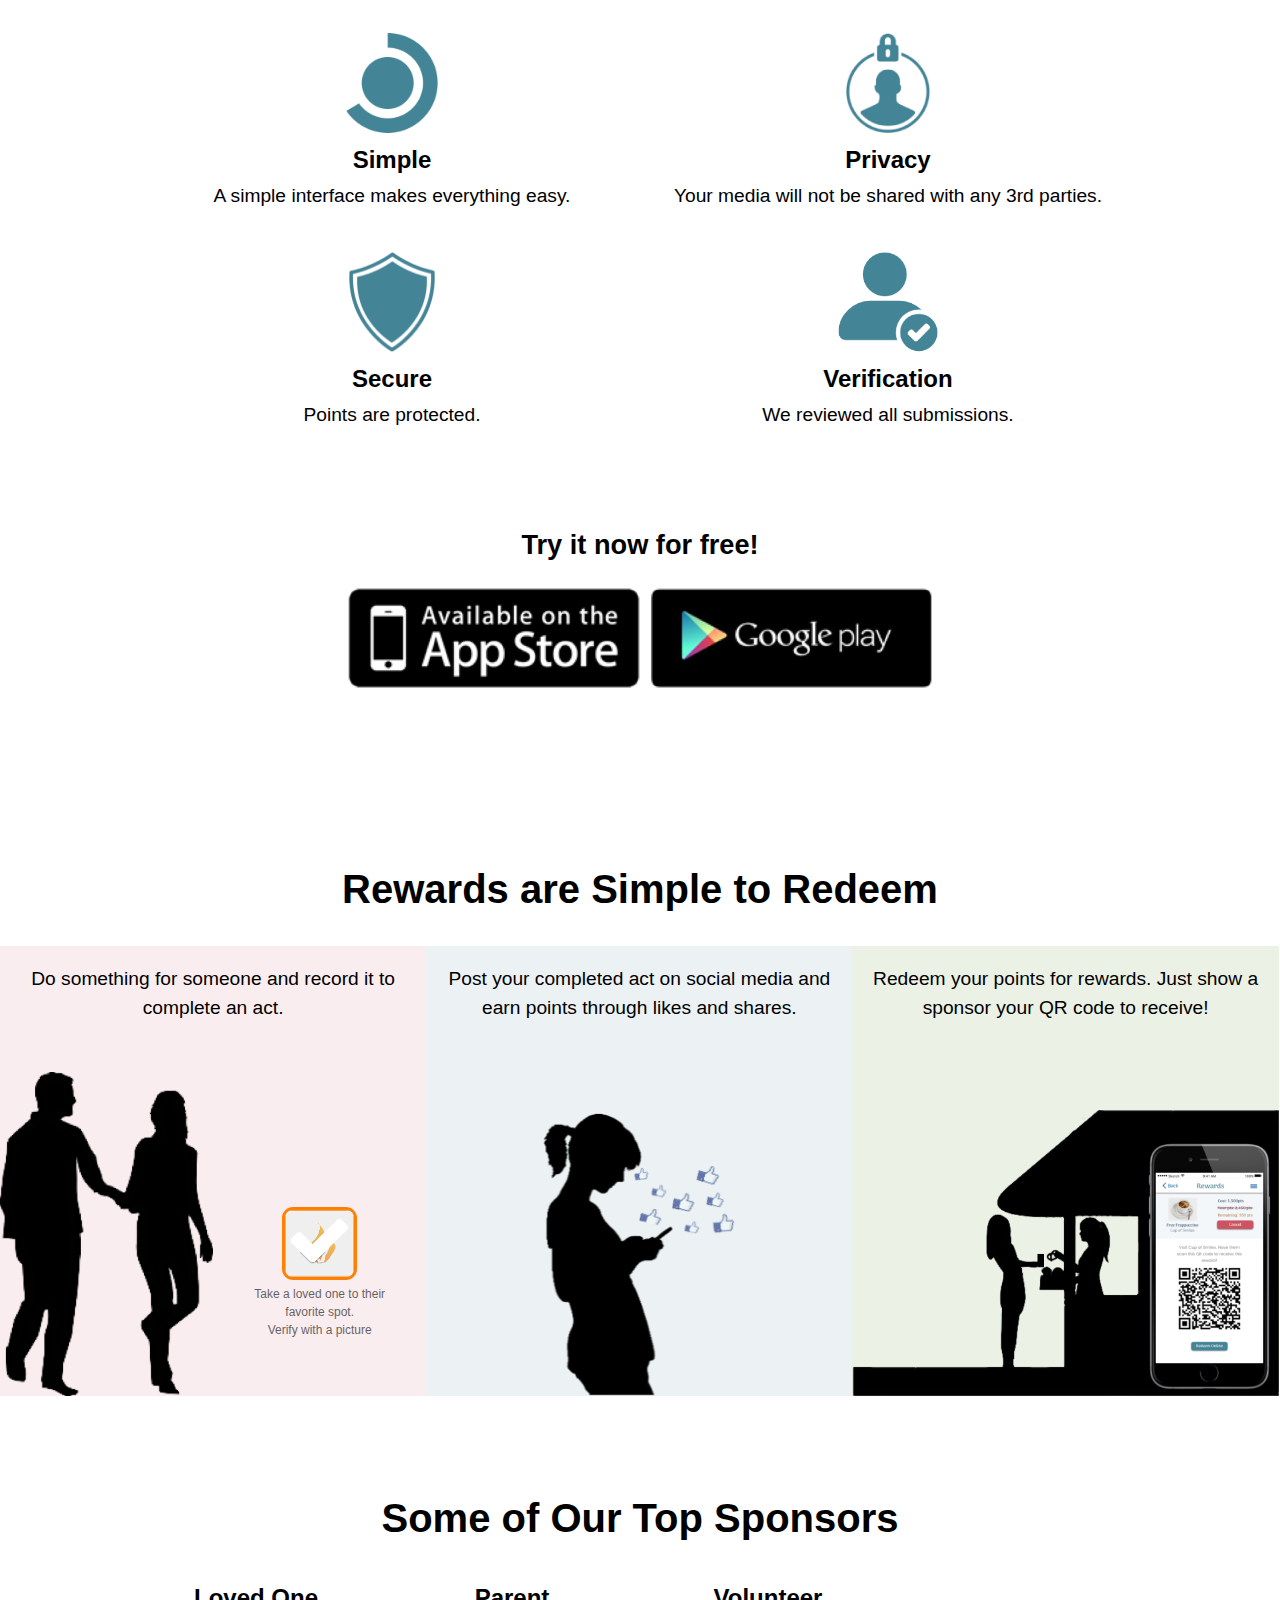
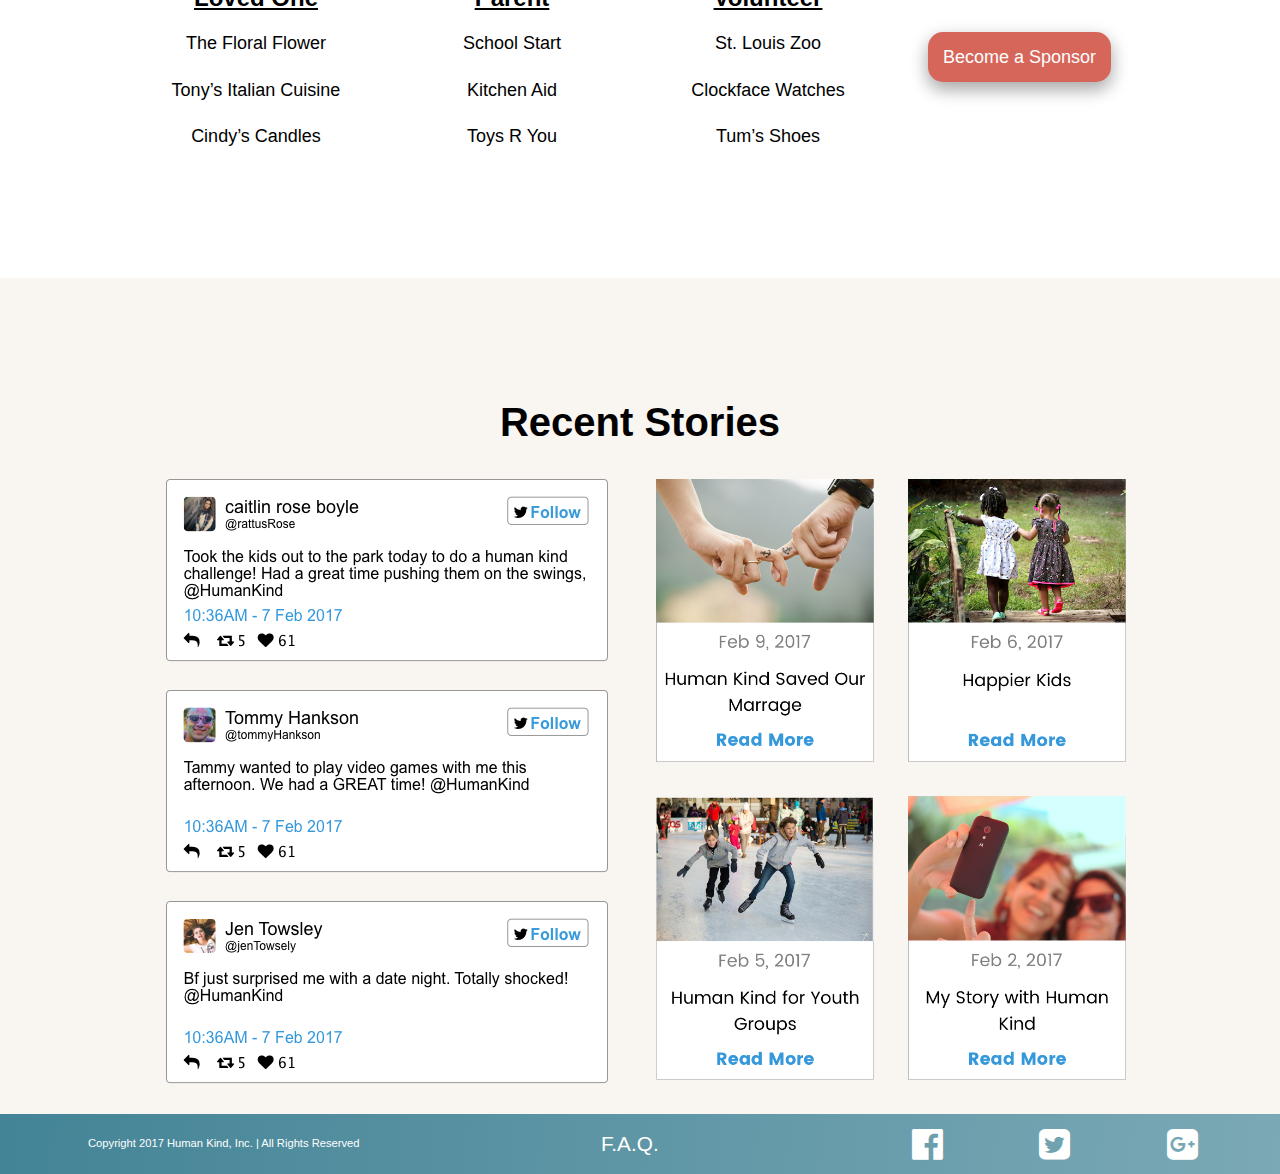
<file: HomePage.html>
<!DOCTYPE html>
<html>
<head>
  <title>Human Kind Home Page</title>
  <meta charset="utf-8">
  <meta name="viewport" content="width=device-width">
  <link rel="stylesheet" href="styles/normalize.css">
  <link rel="stylesheet" href="styles/common.css">
  <link rel="stylesheet" href="styles/home.css">
  <link rel="stylesheet" href="styles/font-awesome.css">
</head>
<body>
    <!-- nav bar-->
    <div class="nav-bar column full">
        <div class="logo column third">
            <a href="HomePage.html"><img  src="images/human_kind_logo.png" alt="Logo"></a>
        </div>
        <div class="FAQ column third">
             <h2>
               <a href="FAQ.html#top"> F.A.Q.</a>
            </h2>
        </div>
        <div class="sponsor column third">
            <h2><a href="Sponsor.html">Become a Sponsor</a></h2>
        </div>
    </div>
<!-- hero-->
    <div class="hero column full">
        <img class="hero-image" src=images/hero_image_4.png>
        <div class="center-logo">
            <img src="images/hero_logo.png" alt="Logo">
        </div>
        <div class="hero-download">
            <p>Be the chang you want to see. Spread kindness.</p>
            <img src="images/Download_Stickers_Human_Kind.png" alt="Download Stickers">
        </div>
    </div>
<!-- synopsis-->
    <div class="synopsis column full container">
        <div class="column third synopsis-phone">
            <img src="images/synompis_Phone.png" alt="synopsis phone">
        </div>
        <div class="column two-thirds synopsis-text">
            <h3 class="faded">
                Complete Acts of Kindness
            </h3>
            <h3 class="big">
                Get Rewarded
            </h3>
            <p>
                Why not get rewarded for your acts of kindness? Human Kind inspires generosity by suggesting kindful acts. Complete one of these acts and share it to recieve points, which are redeemable with our sponsors for real life rewards. A reward could be anything from a free cup of coffee to a dozen roses. We’ve team up with a 100+ companys to reward everyday people for (what we hope will become) everyday benevolence.
            </p>
        </div>
    </div>
<!-- how it works-->
    <div class="column full  how-it-works container">
        <div class="column full container">
            <h2>
                How It Works
            </h2>
        </div>
        <div class=" column third HIW-step">
            <div class="column full">
                <img class="icon-number"  src="images/Number_1.png" alt="number 1">
            </div>
            <div class="column full">
                <h3>
                    Complete an Act
                </h3>
            </div>
            <div class="column full">
                <p>
                    Choose an act that will help someone feel cherished. Record it via a picture or video.
                </p>
            </div>
            <div class="hiw-phone">
                <img src="images/Choose_Act_Phone.png" alt="Choose Act Phone">
             </div>
        </div>
        <div class="HIW-step column third">
            <div class="column full">
                <img class="icon-number" src="images/Number_2.png" alt="number 2">
            </div>
            <div class="column full">
                <h3>
                    Gain Points
                </h3>
            </div>
            <div class="column full">
                <p>
                    Share your picture or video on social media. Every time it receives a like or share, you get 1 point.
                </p>
            </div>
            <div class="hiw-phone">
                <img src="images/Gain_Points_Phone.png" alt="gain points Phone">
            </div>
        </div>
        <div class="HIW-step column third">
            <div class="column full">
                <img class="icon-number" src="images/Number_3.png" alt="number 3">
            </div>
            <div class="column full">
                <h3>
                    Collect Reward
                </h3>
            </div>
            <div class="column full">
                <p>
                    Trade your points for rewards by visiting a participating sponsor for your reward.
                </p>
            </div>
            <div class="hiw-phone">
                <img src="images/Collect_reward_Phone.png" alt="collect Reward Phone">
            </div>
        </div>
    </div>
<!-- Sample Acts-->
    <div class="column full">
        <div class="column full">
            <h2>
                Choose an Act That Fits Your Lifestyle
            </h2>
        </div>
        <div class="column fourth challenge-box">
            <div class="challenge column full">
                <img class="right-act" src="images/Loved_one_whole.png">
            </div>
        </div>
        <div class="column fourth challenge-box">
            <div class="challenge column full">
                <img class="left-act" src="images/parent_whole.png">
            </div>
        </div>
        <div class="column fourth challenge-box">
            <div class="challenge column full">
                <img class="right-act" src="images/good_person_whole.png">
            </div>
        </div>
        <div class="column fourth challenge-box">
            <div class="challenge column full">
                <img class="left-act" src="images/Loved_one_whole_2.png">
            </div>
        </div>
    </div>
<!--Other Features-->
    <div class="column full other-features container">
        <div class="column full">
            <h2>
                Other Features
            </h2>
        </div>
        <div class="column full feature-row">
        <div class="column half feature-left">
                <div class="column full">
                    <img src="images/Human_Kind_Feature_Logo.png">
                </div>
                <div class="column full feature-text">
                    <h4>
                        Lots of Acts
                    </h4>
                </div>
                <div class="column full feature-text">
                    <p>
                        Choose from Over 40 categories.
                    </p>
                </div>
        </div>
        <div class="column half feature-right">

                    <div class="column full">
                        <img src="images/Business-Shop-icon.png">
                    </div>
                    <div class="column full">
                        <h4>
                            Many Sponsors
                        </h4>
                    </div>
                    <div class="column full feature-text">
                        <p>
                            Choose from over 100 sponsors.
                        </p>
                    </div>
                </div>
        </div>
        <div class="column full feature-row">
            <div class="column half feature-left">

                    <div class="column full">
                        <img src="images/Simple_Icon.png">
                    </div>
                    <div class="column full">
                        <h4>
                            Simple
                        </h4>
                    </div>
                <div class="column full feature-text">
                        <p>
                            A simple interface makes everything easy.
                        </p>
                    </div>

            </div>
            <div class="column half feature-right">
                    <div class="column full">
                        <img src="images/Privacy_Icon.png">
                    </div>
                    <div class="column full">
                        <h4>
                            Privacy
                        </h4>
                    </div>
                    <div class="column full feature-text">
                        <p>
                            Your media will not be shared with any 3rd parties.
                        </p>
                    </div>
                </div>
        </div>
        <div class="column full feature-row">
            <div class="column half feature-left">
                    <div class="column full">
                        <img src="images/Secure_Icon.png">
                    </div>
                    <div class="column full">
                        <h4>
                            Secure
                        </h4>
                    </div>
                    <div class="column full">
                        <p>
                            Points are protected.
                        </p>
                    </div>

            </div>
            <div class="column half feature-right">

                    <div class="column full">
                        <img    src="images/Verification_Icon.png">
                    </div>
                    <div class="column full">
                        <h4>
                            Verification
                        </h4>
                    </div>
                    <div class="column full feature-text">
                        <p>
                            We reviewed all submissions.
                        </p>
                    </div>
                </div>

        </div>
        <div class="column full try-it-now">
            <div class="column full ">
                <h3>
                    Try it now for free!
                </h3>
            </div>
            <div class="column full download-stickers">
                <img src="images/Download_Sticker_2.png">
            </div>
        </div>
    </div>
<!--How to Redeem-->
    <div class="column full redeem">
        <div class="column full">
            <h2>
                Rewards are Simple to Redeem
            </h2>
        </div>
        <div class="column full how-to-rewards">
        <div class="column third htr-left">
            <div class="column full redeem-text">
                <p>
                    Do something for someone and record it to complete an act.
                </p>
            </div>
            <div class="column half">
                <img class="htr-left-img" src="images/Couple_Walking.png">
            </div>
            <div class="column half challenge-complete">
                <div class="column full ">
                    <img class="htr-left-img-2" src="images/Completed_Challenge.png">
                </div>
                <div class="column full act-text">
                    <p>
                        <b>Take a loved one to their favorite spot.</b> <br>Verify with a picture
                    </p>
                </div>
            </div>
        </div>
        <div class="column third htr-middle">
            <div class="column full redeem-text">
                <p>
                    Post your completed act on social media and earn points through likes and shares.
                </p>
            </div>
            <div class="column full">
                <img  class="htr-middle-img" src="images/Woman_Likes.png">
            </div>
        </div>
         <div class="column third htr-right">
            <div class="column full redeem-text">
                <p>
                    Redeem your points for rewards. Just show a sponsor your QR code to receive!
                </p>
            </div>
            <div class="column full">
                <img  class="htr-right-img" src="images/redeem_shop.png">
            </div>
        </div>
    </div>
    </div>
<!--Sponsors-->
    <div class="column full sponsors container">
        <div class="column full">
            <h2>
                Some of Our Top Sponsors
            </h2>
        </div>
        <div class="sponsor-list column fourth">
            <div class="column full">
                <h4>
                    Loved One
                </h4>
            </div>
            <div class="column full">
                <p>
                    The Floral Flower
                </p>
            </div>
            <div class="column full">
                <p>
                    Tony’s Italian Cuisine
                </p>
            </div>
            <div class="column full">
                <p>
                    Cindy’s Candles
                </p>
            </div>
        </div>
        <div class="column fourth sponsor-list">
            <div class="column full">
                <h4>
                   Parent
                </h4>
            </div>
            <div class="column full">
                <p>
                    School Start
                </p>
            </div>
            <div class="column full">
                <p>
                    Kitchen Aid
                </p>
            </div>
            <div class="column full">
                <p>
                    Toys R You
                </p>
            </div>
        </div>
        <div class="column fourth sponsor-list">
            <div class="column full">
                <h4>
                   Volunteer
                </h4>
            </div>
            <div class="column full">
                <p>
                    St. Louis Zoo
                </p>
            </div>
            <div class="column full">
                <p>
                    Clockface Watches
                </p>
            </div>
            <div class="column full">
                <p>
                    Tum’s Shoes
                </p>
            </div>
        </div>
        <div class="column fourth button-box sponsor-list">
            <div class="column full button-container">
            <a href="Sponsor.html"><button>Become a Sponsor</button></a>
            </div>
        </div>
    </div>
<!--Recent Stories-->
    <div class="column full recent-stories">
        <div class="column full">
            <h2>
                Recent Stories
            </h2>
        </div>
        <div class="column half recent-story-twitter">
            <div class="column full twitter-story">
                <img src="images/Recent_Story_1.png">
            </div>
            <div class="column full twitter-story">
                <img src="images/Recent_Story_2.png">
            </div>
            <div class="column full twitter-story">
                <img src="images/Recent_story_3.png">
            </div>
        </div>
        <div class="column half recent-story-blog">
            <div class="blog-story">
                <img src="images/Blog_stroy_1.png">
                <img src="images/Blog_story_2.png">
            </div>
            </div>
            <div class="column half  recent-story-blog">
                <div class="blog-story">
                    <img src="images/Blog_story_3.png">
                    <img src="images/Blog_story_4.png">
                </div>
            </div>
    </div>
<!--Footer-->
    <div class="column full footer">
        <div class="column third copyright">
            <p>
                Copyright 2017 Human Kind, Inc. | All Rights Reserved
            </p>
        </div>
        <div class="column third faq">
            <h2>
                 <a href="FAQ.html#top"> F.A.Q.</a>
            </h2>
        </div>
        <div class="column third icon-groups">
            <div class="column third icon">
                <i class="fa fa-facebook-official"></i>
            </div>
            <div class="column third icon">
                <i class="fa fa-twitter-square"></i>
            </div>
            <div class="column third icon">
                <i class="fa fa-google-plus-square"></i>
            </div>
        </div>
    </div>
  <script src="scripts/jquery-3.1.0.min.js"></script>
</body>
</html>
</file>
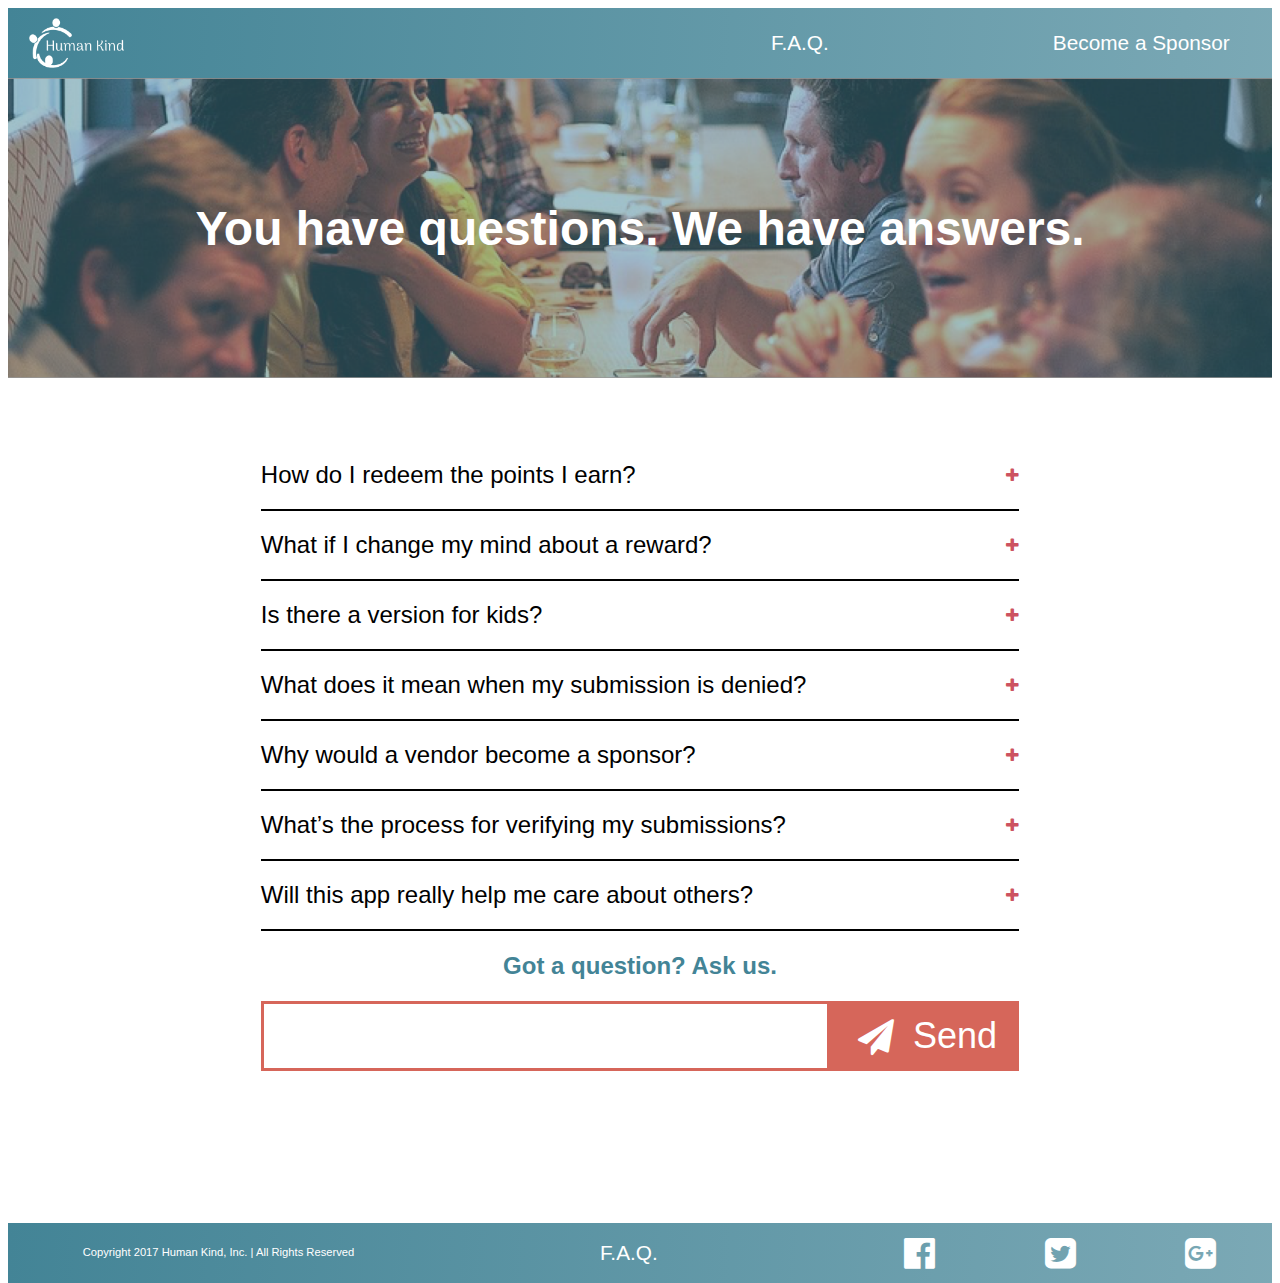
<file: HumanKindFAQ.html>
<!DOCTYPE html>
<html>
<head>
  <title>Human Kind Home Page</title>
  <meta charset="utf-8">
  <meta name="viewport" content="width=device-width">
  <link rel="stylesheet" href="styles/common.css">
  <link rel="stylesheet" href="styles/humankindFAQ.css">
  <link rel="stylesheet" href="styles/font-awesome.css">
</head>
<body>
    <!-- nav bar-->
    <div class="nav-bar column full">
        <div class="logo column third">
            <a href="HumanKindHomePage.html"><img  src="images/human_kind_logo.png" alt="Logo"></a>
        </div>
        <div class="FAQ column third">
             <h2>
               <a href="HumanKindFAQ.html#top"> F.A.Q.</a>
            </h2>
        </div>
        <div class="sponsor column third">
            <h2><a href="HumanKindSponsor.html">Become a Sponsor</a></h2>
        </div>
    </div>
<!-- hero-->
    <div class="hero column full">
        <img class="hero-image" src=images/FAQ_Banner.png>
        <h1>You have questions. We have answers.</h1>
    </div>
<!-- Questions-->
    <div class="column full container">
        <div class="column full" id="question-one">
            <div  class="column nine-tenth question">
                <h4>How do I redeem the points I earn?</h4>
            </div>
            <div class="column tenth question plus">
                <i class="fa  fa-plus"></i>
            </div>
        </div>

        <div class="column full hidden answer-box" id="answer-one">
            <div class="column nine-tenth answer">
                <h4>How do I redeem the points I earn?</h4>
            </div>
            <div class="column tenth answer plus">
                <i class="fa  fa-minus"></i>
            </div>
            <div class="column full">
                <p>
                    There are 2 ways to redeem the points you earn: <br><br> 1. If you are visiting the vendor in person, confirm the reward you want via our app’s store. After confirmation, you’ll be presented with a grey and white box in the middle of your screen. This is your QR code. Go to the vendor’s checkout and have someone scan your QR code. This will complete the transaction. <br><br>2. If you are ordering your reward online, confirm the reward you want via our app’s store. After confirmation, you’ll be presented with a grey and white box in the middle of your screen. Below that you’ll see a button that says, “Redeem Online.” Select that button, and you’ll go to the vendor’s website for their online checkout. A series of letters and numbers will populate the “Promo Code” field. DO NOT ALTER THIS CODE. Proceed through the vendor’s checkout  process. This will complete the transaction.
                </p>
            </div>
        </div>

        <div class="column full" id="question-two">
            <div class="column nine-tenth  question">
                <h4>What if I change my mind about a reward?</h4>
            </div>
            <div class="column tenth question plus">
                <i class="fa  fa-plus"></i>
            </div>
        </div>

        <div class="column full hidden answer-box" id="answer-two">
            <div class="column nine-tenth  answer">
                <h4>What if I change my mind about a reward?</h4>
            </div>
            <div class="column tenth answer plus">
                <i class="fa  fa-minus"></i>
            </div>
            <div class="column full">
                <p>
                    As long as you have not already redeemed the reward with the vendor, then you may convert your chosen reward back into points. However, if you have already gone to the vendor and received your reward from them, then there is no way to return the reward and receive your point back.
                </p>
            </div>
        </div>

        <div class="column full" id="question-three">
            <div class="column nine-tenth question">
                <h4>Is there a version for kids?</h4>
            </div>
            <div class="column tenth question plus">
                <i class="fa  fa-plus"></i>
            </div>
        </div>
        <div class="column full hidden answer-box" id="answer-three">
            <div class="column nine-tenth  answer">
                <h4>Is there a version for kids?</h4>
            </div>
            <div class="column tenth answer plus">
                <i class="fa  fa-minus"></i>
            </div>
            <div class="column full">
                <p>
                    We are currently working on a kid's version of the Human Kind. This version will have challenges specifically tailored to children, such as completing chores and helping their parents. Moreover, the child version will have vendors more specific to providing child products. But, that's not to say Human Kind in its current version is not kid friendly. Children may freely use Human Kind with parental consent.
                </p>
            </div>
        </div>

        <div class="column full" id="question-four">
            <div class="column nine-tenth  question">
                <h4>What does it mean when my submission is denied?</h4>
            </div>
            <div class="column tenth question plus">
                <i class="fa  fa-plus"></i>
            </div>
        </div>

        <div class="column full hidden answer-box" id="answer-four">
            <div class="column nine-tenth  answer">
                <h4>What does it mean when my submission is denied?</h4>
            </div>
            <div class="column tenth answer plus">
                <i class="fa  fa-minus"></i>
            </div>
            <div class="column full">
                <p>
                    A submission may be denied for the for inappropiate content. If your submission is denied we send you an email as to the cause of its denial.
                </p>
            </div>
        </div>

        <div class="column full" id="question-five">
            <div class="column three-fourths question">
                <h4>Why would a vendor become a sponsor?</h4>
            </div>
            <div class="column fourth question plus">
                <i class="fa  fa-plus"></i>
            </div>
        </div>

        <div class="column full hidden answer-box" id="answer-five">
            <div class="column three-fourths answer">
                <h4>Why would a vendor become a sponsor?</h4>
            </div>
            <div class="column fourth answer plus">
                <i class="fa  fa-minus"></i>
            </div>
            <div class="column full">
                <p>
                    There are many marketing advantages in becoming a vendor for Human Kind. Getting the word out about you business is an oppertunity no business can afford to forfeit. Plus, Human Kind allows that word to spread through acts of kindness, which is a very positive medium to pass through.
                </p>
            </div>
        </div>

        <div class="column full" id="question-six">
            <div class="column three-fourths question">
                <h4>What’s the process for verifying my submissions?</h4>
            </div>
            <div class="column fourth question plus">
                <i class="fa  fa-plus"></i>
            </div>
        </div>

        <div class="column full hidden answer-box" id="answer-six">
            <div class="column three-fourths answer">
                <h4>What’s the process for verifying my submissions?</h4>
            </div>
            <div class="column fourth answer plus">
                <i class="fa  fa-minus"></i>
            </div>
            <div class="column full">
                <p>
                    Once you submit your act to a social media platform, we also receive a copy. We verify this copy to ensure that it does not host any inappropiate content. If inappropiate content is identified, we remove your submission and any points it may have received.
                </p>
            </div>
        </div>

        <div class="column full" id="question-seven">
            <div class="column three-fourths question">
                <h4>Will this app really help me care about others?</h4>
            </div>
            <div class="column fourth question plus">
                <i class="fa  fa-plus"></i>
            </div>
        </div>

        <div class="column full hidden answer-box" id="answer-seven">
            <div class="column three-fourths answer">
                <h4>Will this app really help me care about others?</h4>
            </div>
            <div class="column fourth answer plus">
                <i class="fa  fa-minus"></i>
            </div>
            <div class="column full">
                <p>
                    Human Kind cannot guarantee any moral outcome it may have on its users. We do, however, believe that behaviors can affect the inner life of a person, but those effects are to subjective to guarantee.
                </p>
            </div>
        </div>

        <div class="column full ask">
                <h4>Got a question? Ask us.</h4>
        </div>
        <div class="column full question-field">
            <div class="column three-fourths question-box">
                <form>
                    <input id="question-field" type="text" id="fname" name="fname">
                </form>
            </div>
            <div class="column fourth plus">
                <button class="column full"><i class="column third fa fa-send"></i>Send</button>
            </div>
        </div>
    </div>
<!--Footer-->
    <div class="column full footer">
        <div class="column third copyright">
            <p>
                Copyright 2017 Human Kind, Inc. | All Rights Reserved
            </p>
        </div>
        <div class="column third faq">
            <h2>
                <a href="HumanKindFAQ.html#top"> F.A.Q.</a>
            </h2>
        </div>
        <div class="column third">
            <div class="column third icon">
                <i class="fa fa-facebook-official"></i>
            </div>
            <div class="column third icon">
                <i class="fa fa-twitter-square"></i>
            </div>
            <div class="column third icon">
                <i class="fa fa-google-plus-square"></i>
            </div>
        </div>
    </div>
  <script src="scripts/jquery-3.1.0.min.js"></script>
  <script src="scripts/faq.js"></script>
</body>
</html>
</file>
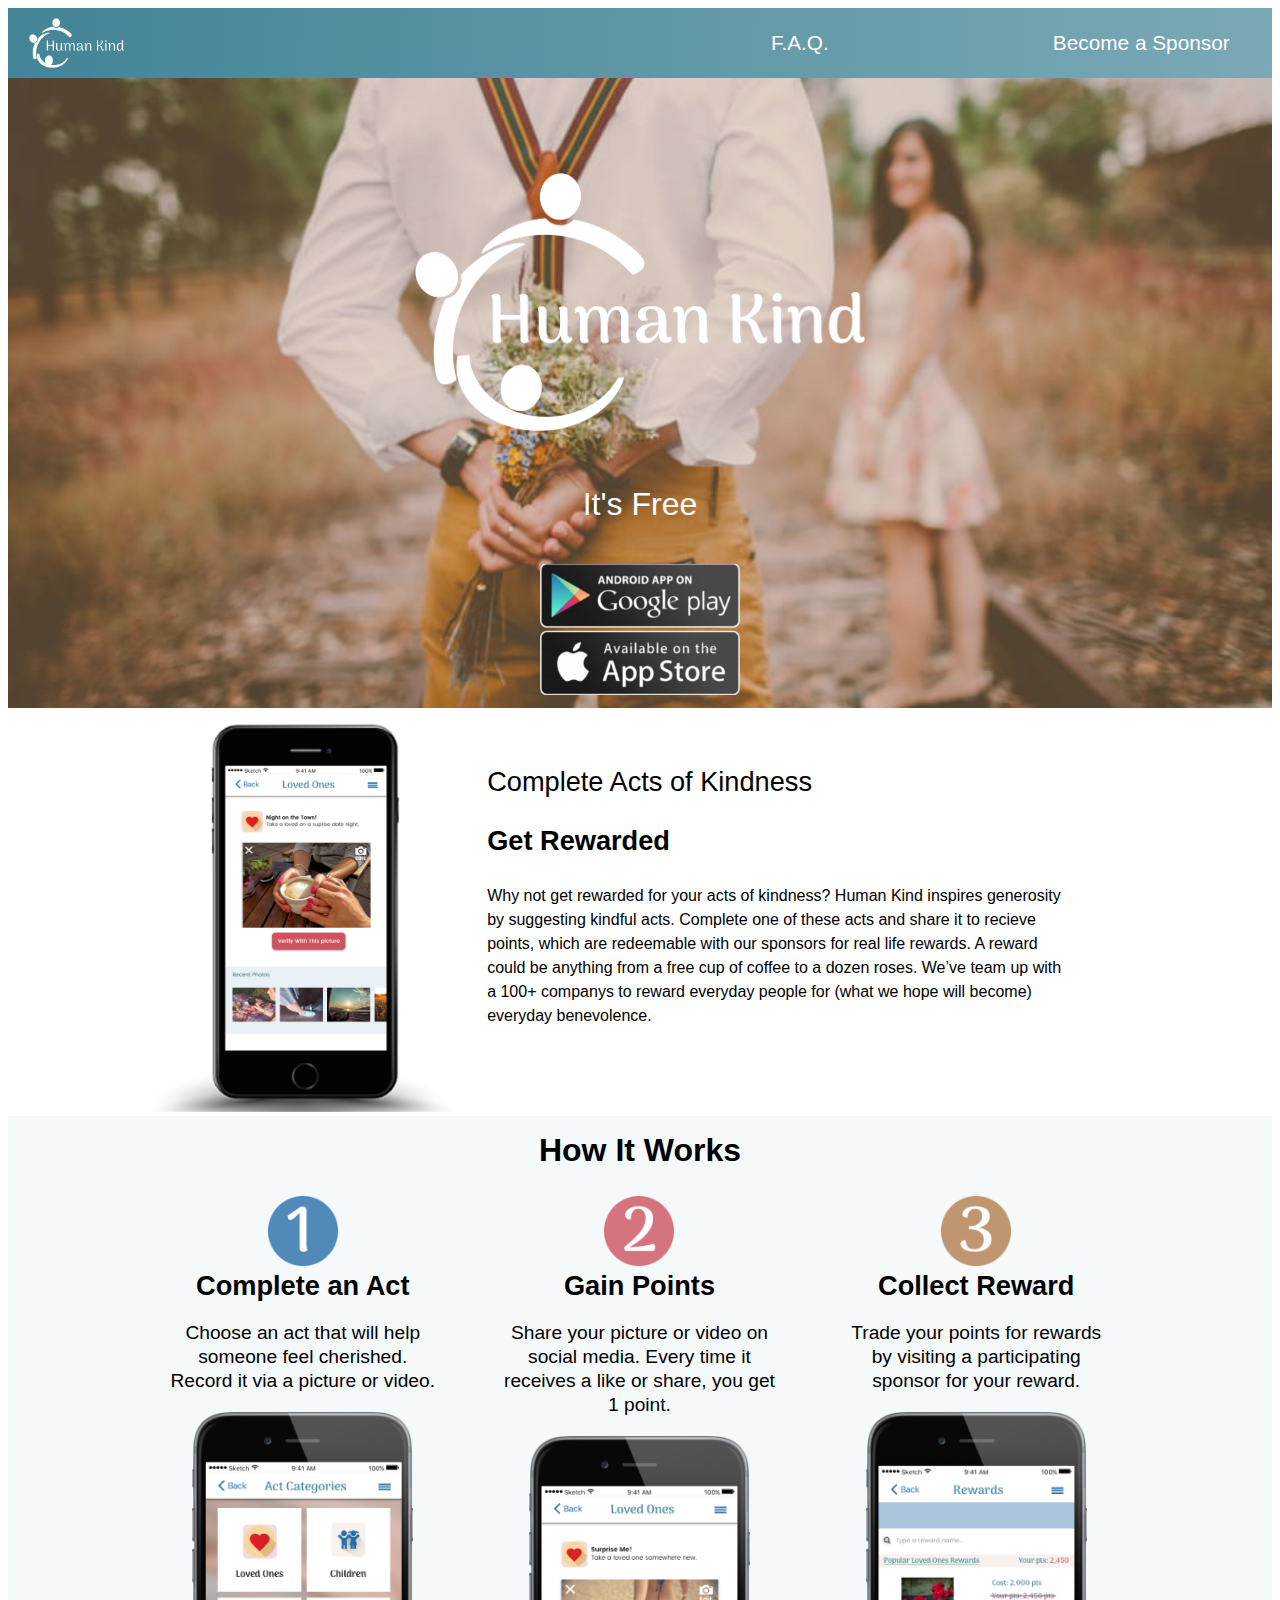
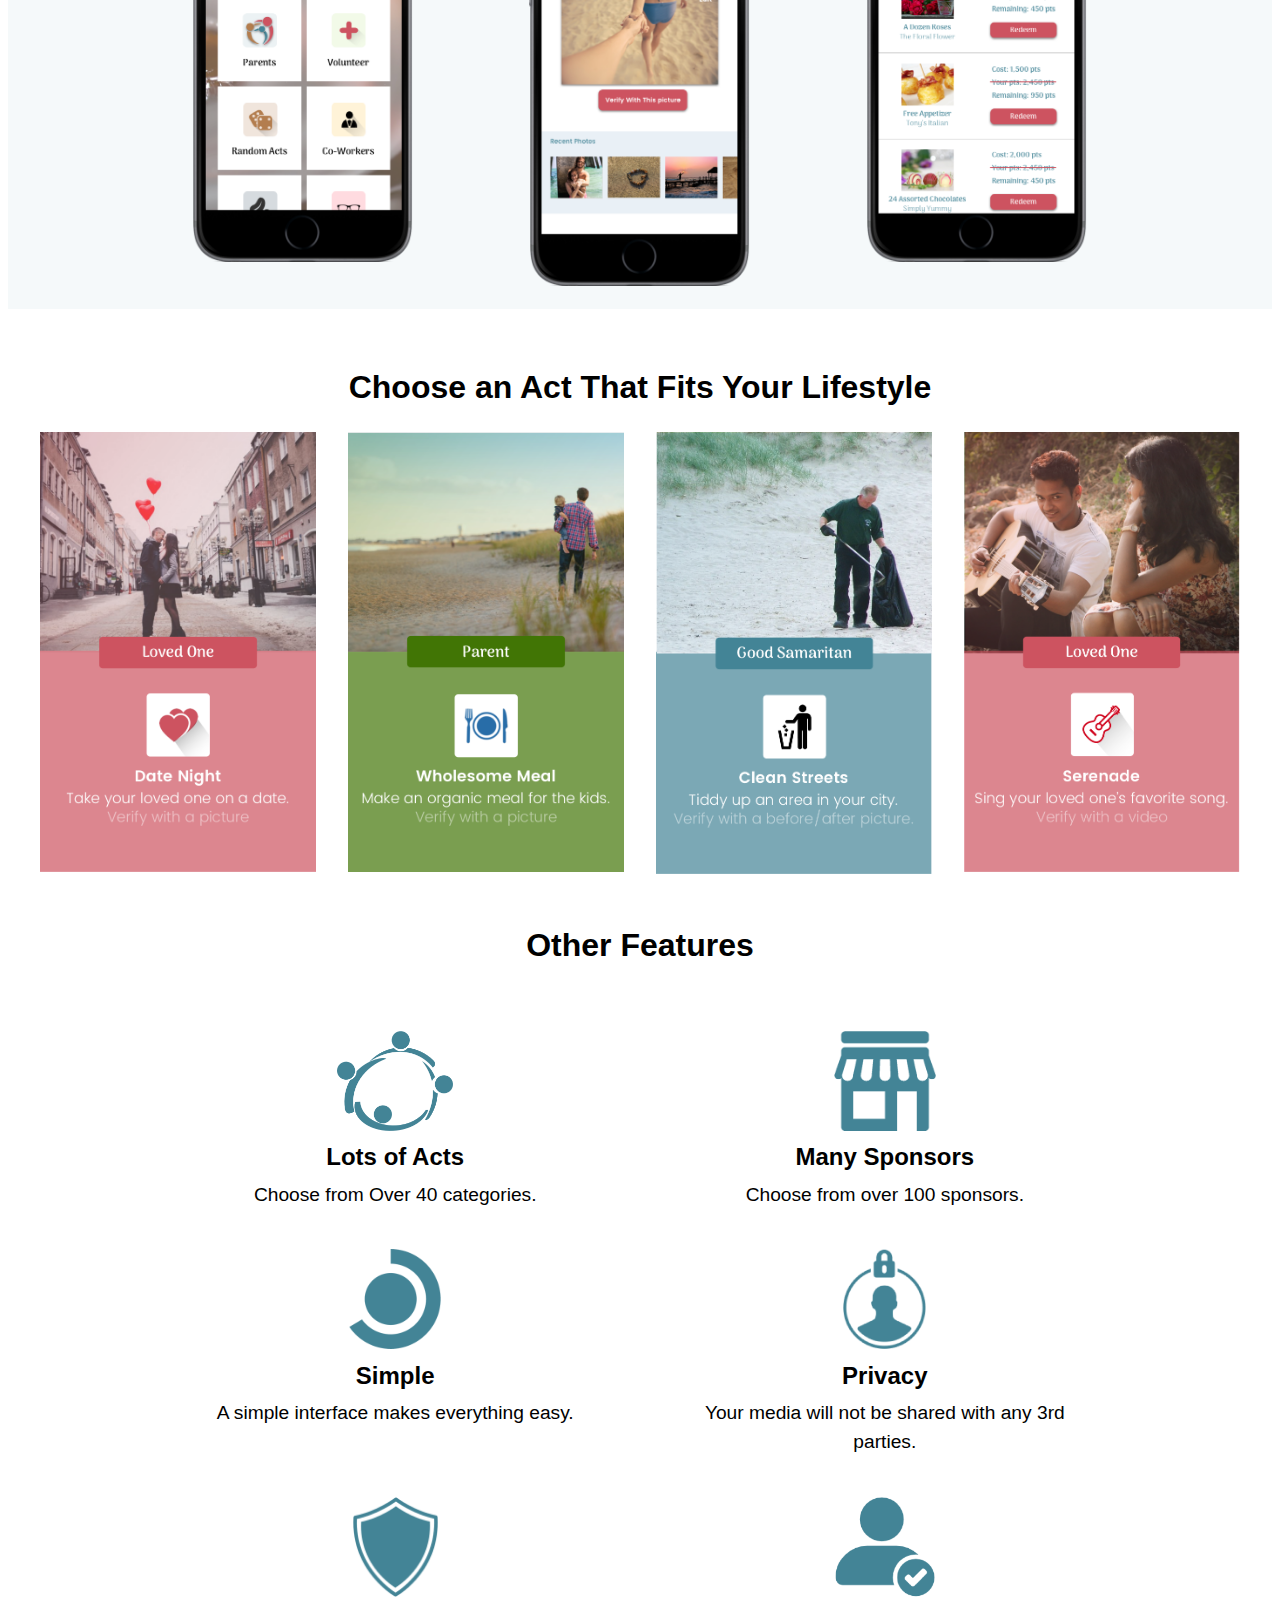
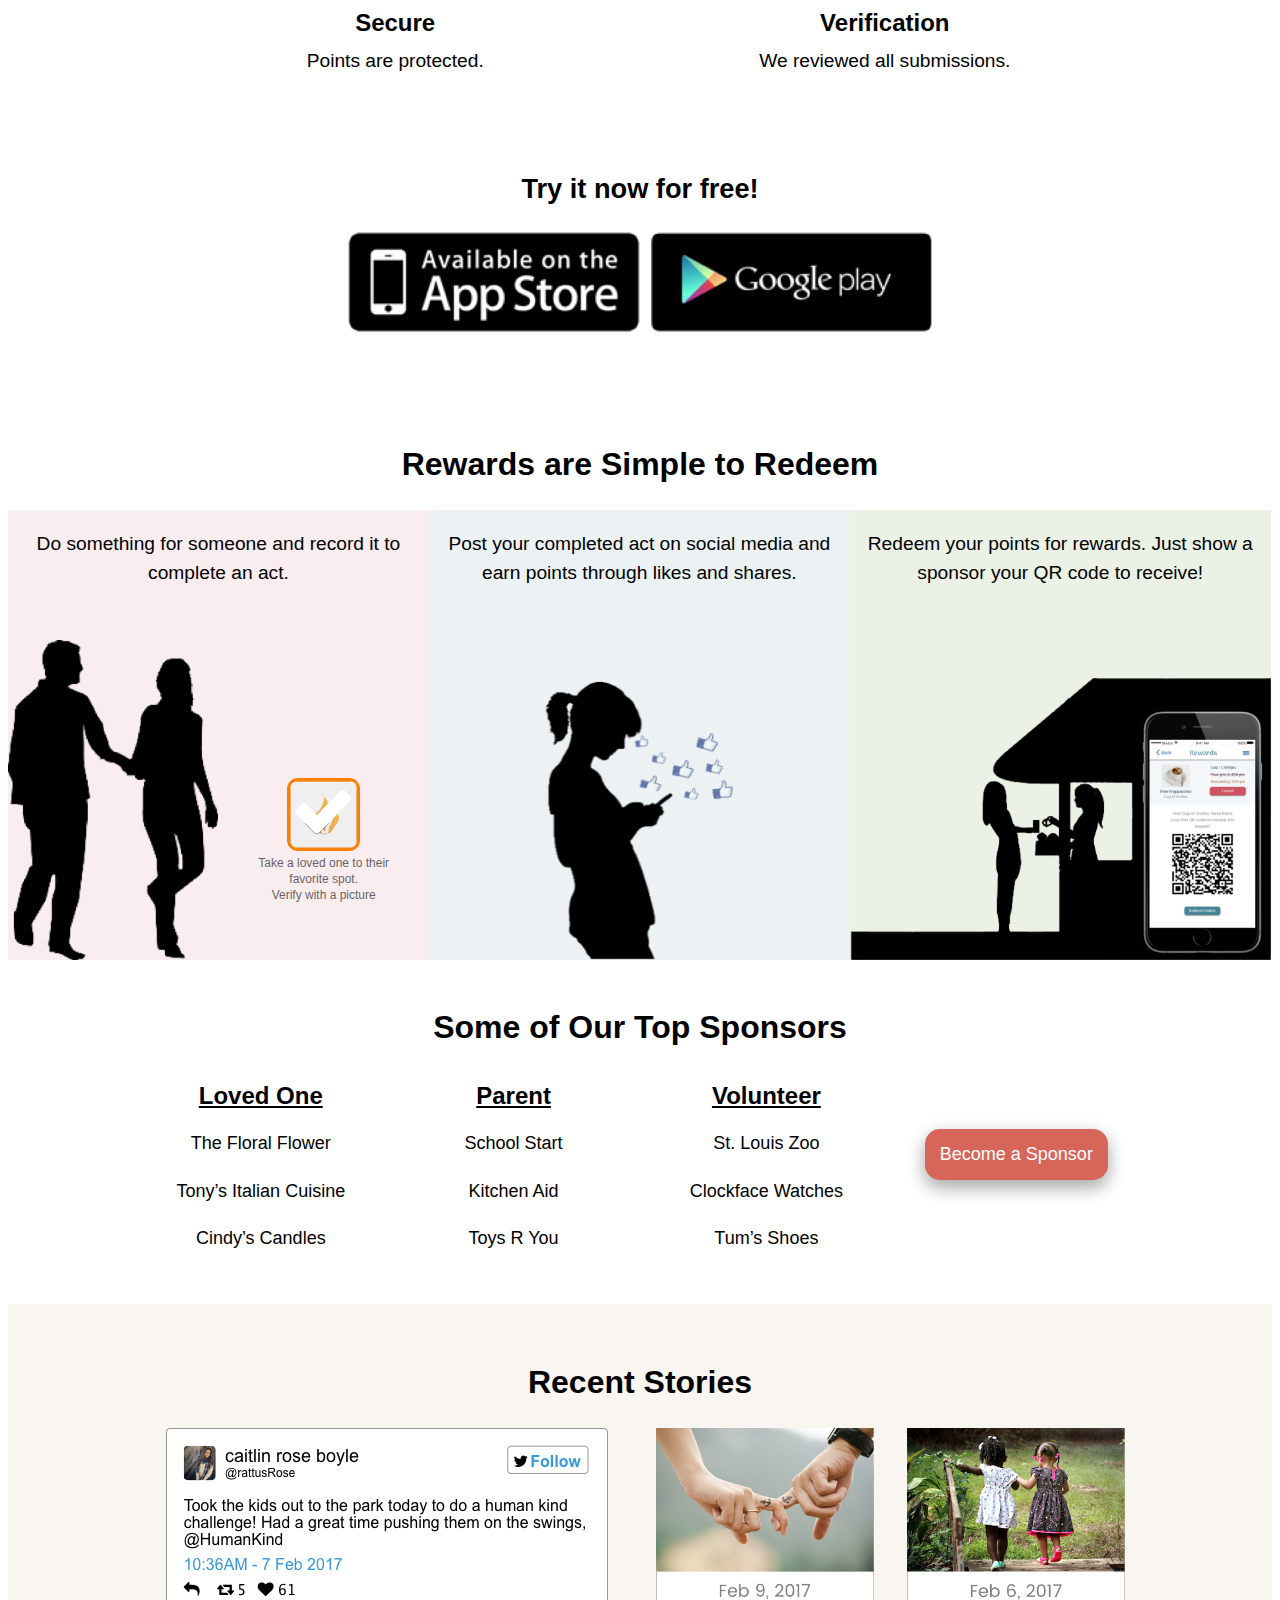
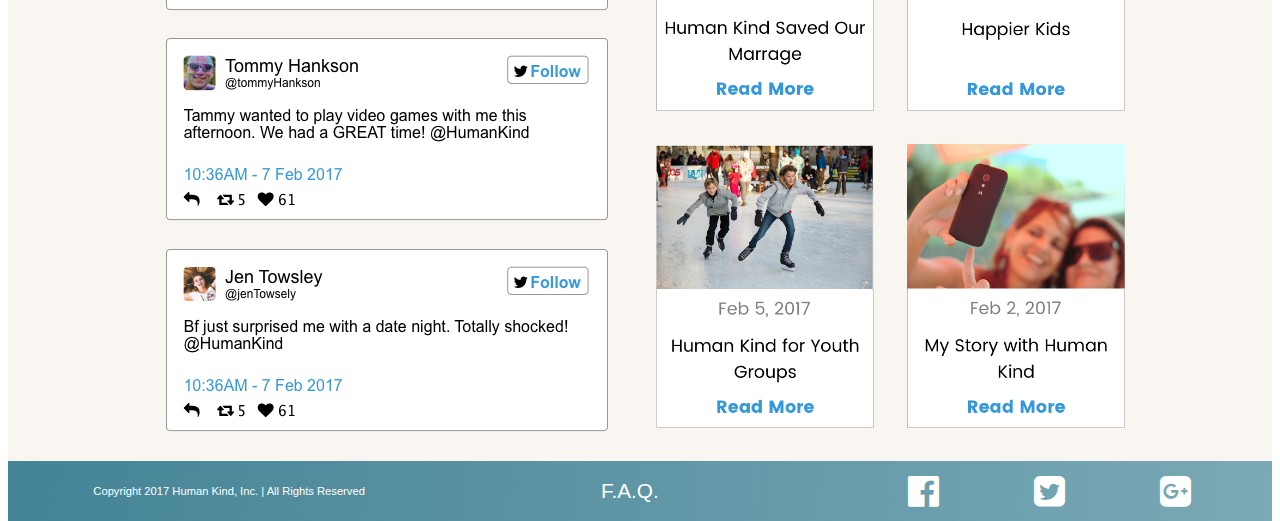
<file: HumanKindHomePage.html>
<!DOCTYPE html>
<html>
<head>
  <title>Human Kind Home Page</title>
  <meta charset="utf-8">
  <meta name="viewport" content="width=device-width">
  <link rel="stylesheet" href="styles/common.css">
  <link rel="stylesheet" href="styles/humankindhome.css">
  <link rel="stylesheet" href="styles/font-awesome.css">
</head>
<body>
    <!-- nav bar-->
    <div class="nav-bar column full">
        <div class="logo column third">
            <a href="HumanKindHomePage.html"><img  src="images/human_kind_logo.png" alt="Logo"></a>
        </div>
        <div class="FAQ column third">
             <h2>
               <a href="HumanKindFAQ.html#top"> F.A.Q.</a>
            </h2>
        </div>
        <div class="sponsor column third">
            <h2><a href="HumanKindSponsor.html">Become a Sponsor</a></h2>
        </div>
    </div>
<!-- hero-->
    <div class="hero column full">
        <img class="hero-image" src=images/hero_image_4.png>
        <div class="center-logo">
            <img src="images/hero_logo.png" alt="Logo">
        </div>
        <div class="hero-download">
            <p>It's Free</p>
            <img src="images/Download_Stickers_Human_Kind.png" alt="Download Stickers">
        </div>
    </div>
<!-- synopsis-->
    <div class="synopsis column full container">
        <div class="column third synopsis-phone">
            <img src="images/synompis_Phone.png" alt="synopsis phone">
        </div>
        <div class="column two-thirds synopsis-text">
            <h3 class="faded">
                Complete Acts of Kindness
            </h3>
            <h3>
                Get Rewarded
            </h3>
            <p>
                Why not get rewarded for your acts of kindness? Human Kind inspires generosity by suggesting kindful acts. Complete one of these acts and share it to recieve points, which are redeemable with our sponsors for real life rewards. A reward could be anything from a free cup of coffee to a dozen roses. We’ve team up with a 100+ companys to reward everyday people for (what we hope will become) everyday benevolence.
            </p>
        </div>
    </div>
<!-- how it works-->
    <div class="column full  how-it-works container">
        <div class="column full container">
            <h2>
                How It Works
            </h2>
        </div>
        <div class=" column third HIW-step">
            <div class="column full">
                <img class="icon-number"  src="images/Number_1.png" alt="number 1">
            </div>
            <div class="column full">
                <h3>
                    Complete an Act
                </h3>
            </div>
            <div class="column full">
                <p>
                    Choose an act that will help someone feel cherished. Record it via a picture or video.
                </p>
            </div>
            <div class="hiw-phone">
                <img src="images/Choose_Act_Phone.png" alt="Choose Act Phone">
             </div>
        </div>
        <div class="HIW-step column third">
            <div class="column full">
                <img class="icon-number" src="images/Number_2.png" alt="number 2">
            </div>
            <div class="column full">
                <h3>
                    Gain Points
                </h3>
            </div>
            <div class="column full">
                <p>
                    Share your picture or video on social media. Every time it receives a like or share, you get 1 point.
                </p>
            </div>
            <div class="hiw-phone">
                <img src="images/Gain_Points_Phone.png" alt="gain points Phone">
            </div>
        </div>
        <div class="HIW-step column third">
            <div class="column full">
                <img class="icon-number" src="images/Number_3.png" alt="number 3">
            </div>
            <div class="column full">
                <h3>
                    Collect Reward
                </h3>
            </div>
            <div class="column full">
                <p>
                    Trade your points for rewards by visiting a participating sponsor for your reward.
                </p>
            </div>
            <div class="hiw-phone">
                <img src="images/Collect_reward_Phone.png" alt="collect Reward Phone">
            </div>
        </div>
    </div>
<!-- Sample Acts-->
    <div class="column full">
        <div class="column full">
            <h2>
                Choose an Act That Fits Your Lifestyle
            </h2>
        </div>
        <div class="column fourth challenge-box">
            <div class="challenge column full">
                <img class="right-act" src="images/Loved_one_whole.png">
            </div>
        </div>
        <div class="column fourth challenge-box">
            <div class="challenge column full">
                <img class="left-act" src="images/parent_whole.png">
            </div>
        </div>
        <div class="column fourth challenge-box">
            <div class="challenge column full">
                <img class="right-act" src="images/good_person_whole.png">
            </div>
        </div>
        <div class="column fourth challenge-box">
            <div class="challenge column full">
                <img class="left-act" src="images/Loved_one_whole_2.png">
            </div>
        </div>
    </div>
<!--Other Features-->
    <div class="column full other-features container">
        <div class="column full">
            <h2>
                Other Features
            </h2>
        </div>
        <div class="column full feature-row">
        <div class="column half feature-left">
                <div class="column full">
                    <img src="images/Human_Kind_Feature_Logo.png">
                </div>
                <div class="column full feature-text">
                    <h4>
                        Lots of Acts
                    </h4>
                </div>
                <div class="column full feature-text">
                    <p>
                        Choose from Over 40 categories.
                    </p>
                </div>
        </div>
        <div class="column half feature-right">

                    <div class="column full">
                        <img src="images/Business-Shop-icon.png">
                    </div>
                    <div class="column full">
                        <h4>
                            Many Sponsors
                        </h4>
                    </div>
                    <div class="column full feature-text">
                        <p>
                            Choose from over 100 sponsors.
                        </p>
                    </div>
                </div>
        </div>
        <div class="column full feature-row">
            <div class="column half feature-left">

                    <div class="column full">
                        <img src="images/Simple_Icon.png">
                    </div>
                    <div class="column full">
                        <h4>
                            Simple
                        </h4>
                    </div>
                <div class="column full feature-text">
                        <p>
                            A simple interface makes everything easy.
                        </p>
                    </div>

            </div>
            <div class="column half feature-right">
                    <div class="column full">
                        <img src="images/Privacy_Icon.png">
                    </div>
                    <div class="column full">
                        <h4>
                            Privacy
                        </h4>
                    </div>
                    <div class="column full feature-text">
                        <p>
                            Your media will not be shared with any 3rd parties.
                        </p>
                    </div>
                </div>
        </div>
        <div class="column full feature-row">
            <div class="column half feature-left">
                    <div class="column full">
                        <img src="images/Secure_Icon.png">
                    </div>
                    <div class="column full">
                        <h4>
                            Secure
                        </h4>
                    </div>
                    <div class="column full">
                        <p>
                            Points are protected.
                        </p>
                    </div>

            </div>
            <div class="column half feature-right">

                    <div class="column full">
                        <img    src="images/Verification_Icon.png">
                    </div>
                    <div class="column full">
                        <h4>
                            Verification
                        </h4>
                    </div>
                    <div class="column full feature-text">
                        <p>
                            We reviewed all submissions.
                        </p>
                    </div>
                </div>

        </div>
        <div class="column full try-it-now">
            <div class="column full ">
                <h3>
                    Try it now for free!
                </h3>
            </div>
            <div class="column full download-stickers">
                <img src="images/Download_Sticker_2.png">
            </div>
        </div>
    </div>
<!--How to Redeem-->
    <div class="column full redeem">
        <div class="column full">
            <h2>
                Rewards are Simple to Redeem
            </h2>
        </div>
        <div class="column full how-to-rewards">
        <div class="column third htr-left">
            <div class="column full redeem-text">
                <p>
                    Do something for someone and record it to complete an act.
                </p>
            </div>
            <div class="column half">
                <img class="htr-left-img" src="images/Couple_Walking.png">
            </div>
            <div class="column half challenge-complete">
                <div class="column full ">
                    <img class="htr-left-img-2" src="images/Completed_Challenge.png">
                </div>
                <div class="column full act-text">
                    <p>
                        <b>Take a loved one to their favorite spot.</b> <br>Verify with a picture
                    </p>
                </div>
            </div>
        </div>
        <div class="column third htr-middle">
            <div class="column full redeem-text">
                <p>
                    Post your completed act on social media and earn points through likes and shares.
                </p>
            </div>
            <div class="column full">
                <img  class="htr-middle-img" src="images/Woman_Likes.png">
            </div>
        </div>
         <div class="column third htr-right">
            <div class="column full redeem-text">
                <p>
                    Redeem your points for rewards. Just show a sponsor your QR code to receive!
                </p>
            </div>
            <div class="column full">
                <img  class="htr-right-img" src="images/redeem_shop.png">
            </div>
        </div>
    </div>
    </div>
<!--Sponsors-->
    <div class="column full sponsors container">
        <div class="column full">
            <h2>
                Some of Our Top Sponsors
            </h2>
        </div>
        <div class="sponsor-list column fourth">
            <div class="column full">
                <h4>
                    Loved One
                </h4>
            </div>
            <div class="column full">
                <p>
                    The Floral Flower
                </p>
            </div>
            <div class="column full">
                <p>
                    Tony’s Italian Cuisine
                </p>
            </div>
            <div class="column full">
                <p>
                    Cindy’s Candles
                </p>
            </div>
        </div>
        <div class="column fourth sponsor-list">
            <div class="column full">
                <h4>
                   Parent
                </h4>
            </div>
            <div class="column full">
                <p>
                    School Start
                </p>
            </div>
            <div class="column full">
                <p>
                    Kitchen Aid
                </p>
            </div>
            <div class="column full">
                <p>
                    Toys R You
                </p>
            </div>
        </div>
        <div class="column fourth sponsor-list">
            <div class="column full">
                <h4>
                   Volunteer
                </h4>
            </div>
            <div class="column full">
                <p>
                    St. Louis Zoo
                </p>
            </div>
            <div class="column full">
                <p>
                    Clockface Watches
                </p>
            </div>
            <div class="column full">
                <p>
                    Tum’s Shoes
                </p>
            </div>
        </div>
        <div class="column fourth button-box sponsor-list">
            <div class="column full button-container">
            <a href="HumanKindSponsor.html"><button>Become a Sponsor</button></a>
            </div>
        </div>
    </div>
<!--Recent Stories-->
    <div class="column full recent-stories">
        <div class="column full">
            <h2>
                Recent Stories
            </h2>
        </div>
        <div class="column half recent-story-twitter">
            <div class="column full twitter-story">
                <img src="images/Recent_Story_1.png">
            </div>
            <div class="column full twitter-story">
                <img src="images/Recent_Story_2.png">
            </div>
            <div class="column full twitter-story">
                <img src="images/Recent_story_3.png">
            </div>
        </div>
        <div class="column half recent-story-blog">
            <div class="blog-story">
                <img src="images/Blog_stroy_1.png">
                <img src="images/Blog_story_2.png">
            </div>
            </div>
            <div class="column half  recent-story-blog">
                <div class="blog-story">
                    <img src="images/Blog_story_3.png">
                    <img src="images/Blog_story_4.png">
                </div>
            </div>
    </div>
<!--Footer-->
    <div class="column full footer">
        <div class="column third copyright">
            <p>
                Copyright 2017 Human Kind, Inc. | All Rights Reserved
            </p>
        </div>
        <div class="column third faq">
            <h2>
                 <a href="HumanKindFAQ.html#top"> F.A.Q.</a>
            </h2>
        </div>
        <div class="column third icon-groups">
            <div class="column third icon">
                <i class="fa fa-facebook-official"></i>
            </div>
            <div class="column third icon">
                <i class="fa fa-twitter-square"></i>
            </div>
            <div class="column third icon">
                <i class="fa fa-google-plus-square"></i>
            </div>
        </div>
    </div>
  <script src="scripts/jquery-3.1.0.min.js"></script>
</body>
</html>
</file>
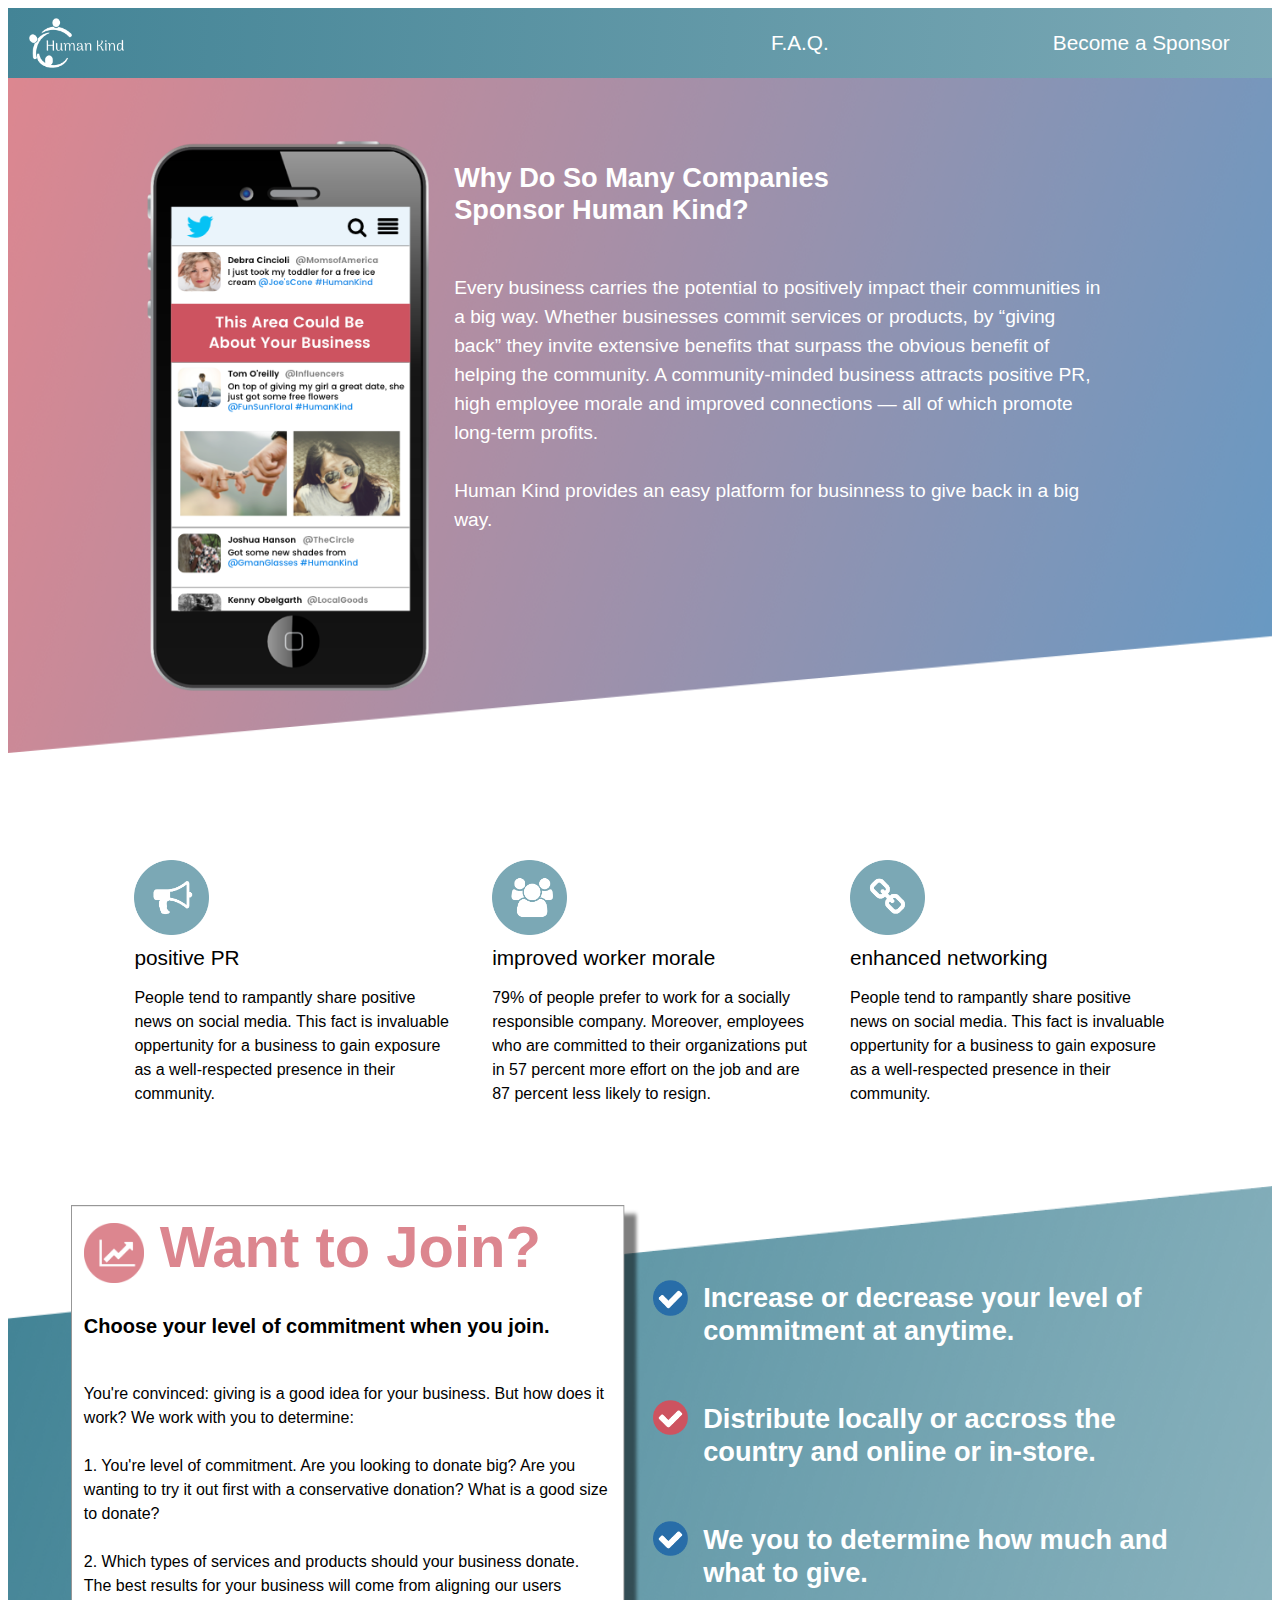
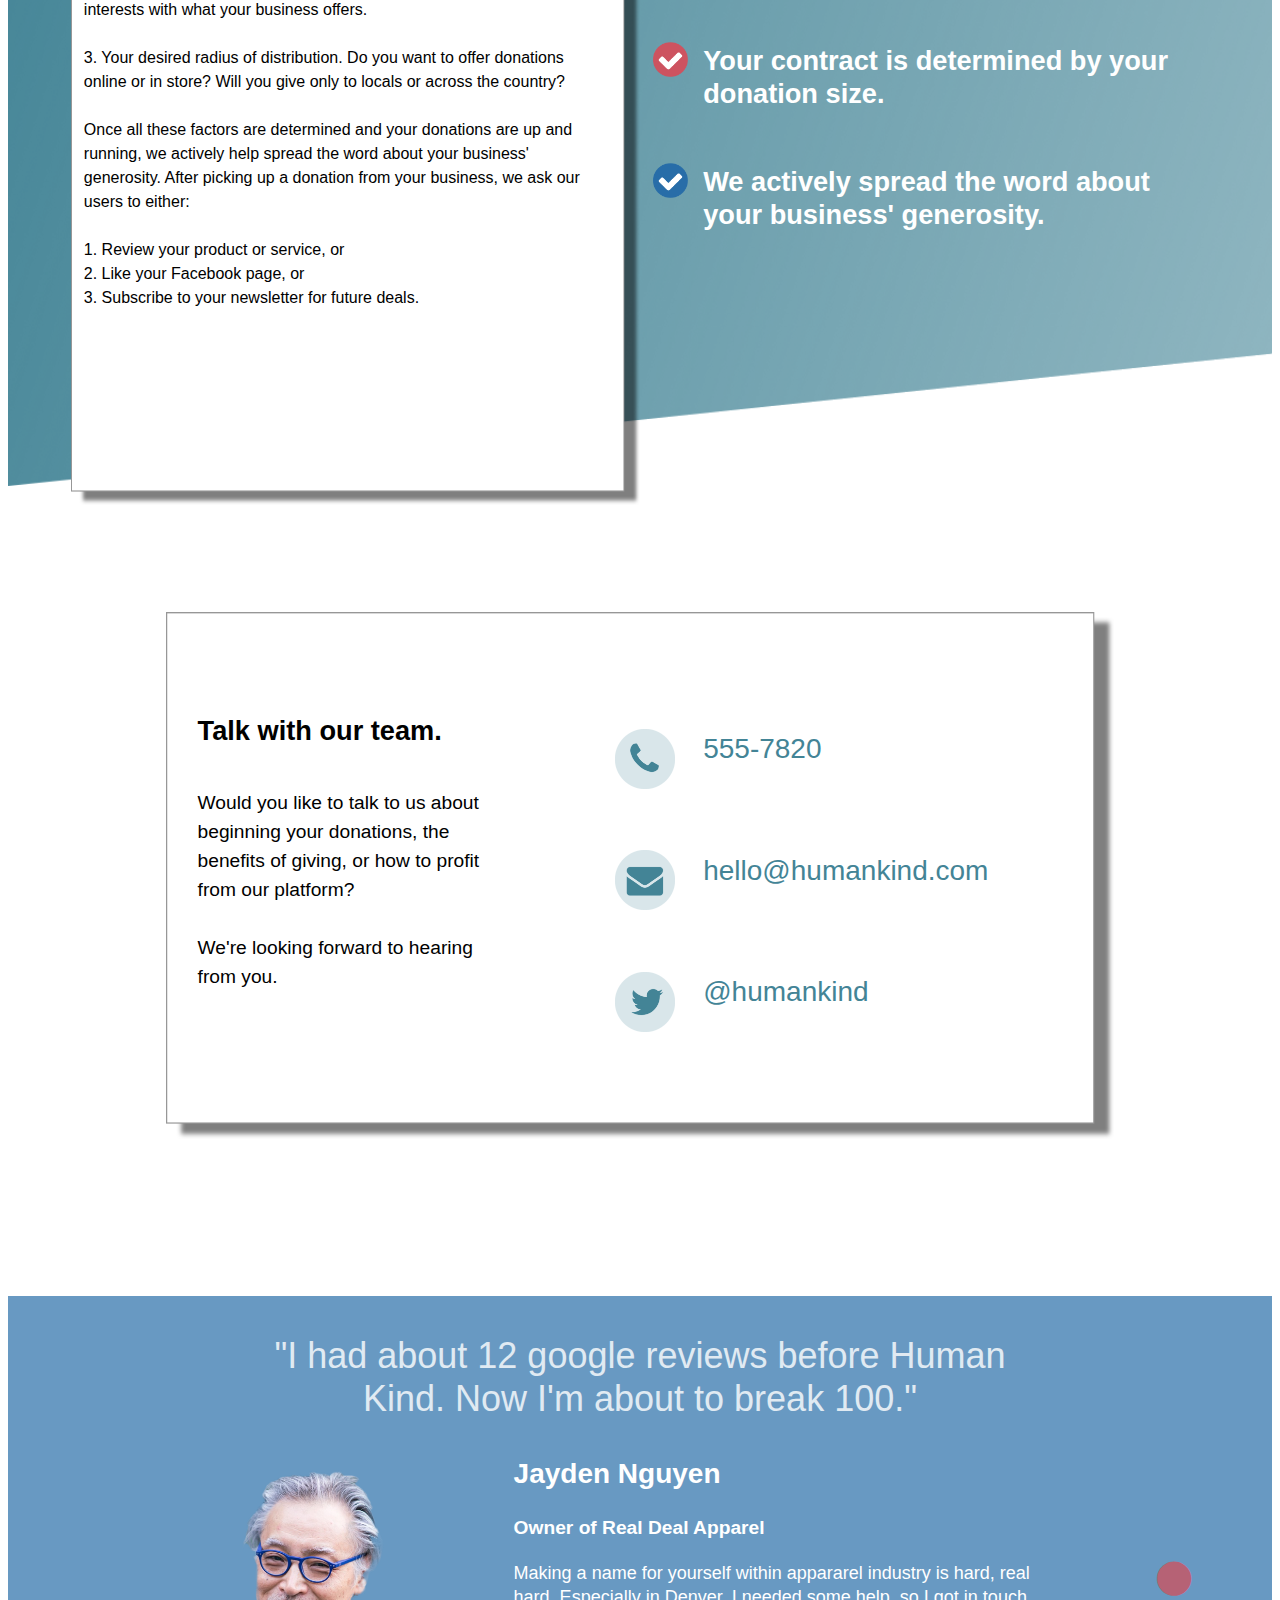
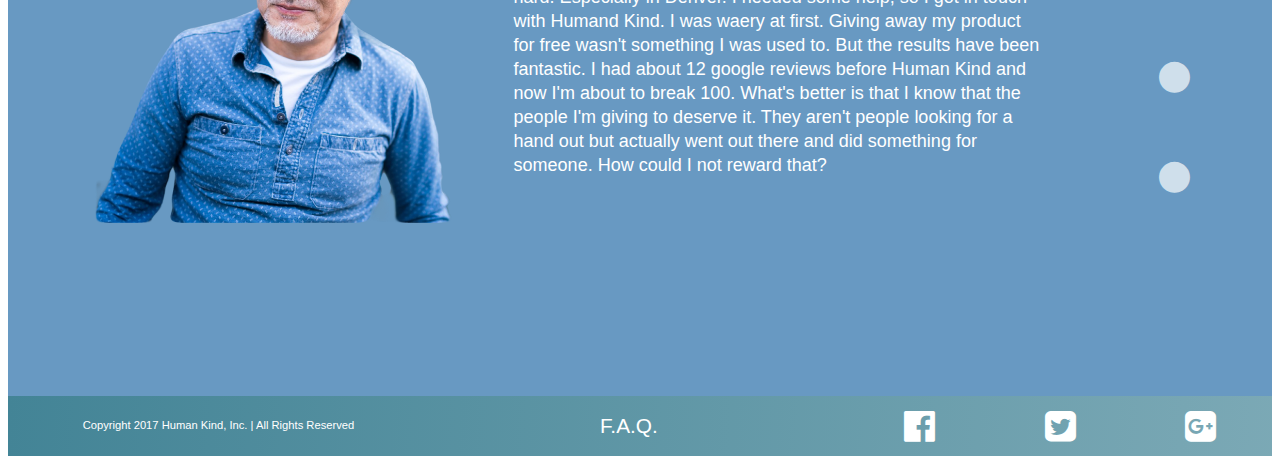
<file: HumanKindSponsor.html>
<!DOCTYPE html>
<html>
<head>
  <title>Human Kind Home Page</title>
  <meta charset="utf-8">
  <meta name="viewport" content="width=device-width">
  <link rel="stylesheet" href="styles/common.css">
  <link rel="stylesheet" href="styles/humankindSponsor.css">
  <link rel="stylesheet" href="styles/font-awesome.css">
</head>
<body>
    <!-- nav bar-->
    <div class="nav-bar column full">
        <div class="logo column third">
            <a href="HumanKindHomePage.html"><img  src="images/human_kind_logo.png" alt="Logo"></a>
        </div>
        <div class="FAQ column third">
             <h2>
               <a href="HumanKindFAQ.html#top"> F.A.Q.</a>
            </h2>
        </div>
        <div class="sponsor column third">
            <h2><a href="HumanKindSponsor.html">Become a Sponsor</a></h2>
        </div>
    </div>
<!-- hero-->

    <div class="hero column full">
        <div class="column third phone-box first-phone">
            <img class="phone-image" src=images/Hero_Phone-1.png>
        </div>
        <div class="column two-thirds hero-text">
            <h3 class="column full">Why Do So Many Companies<br>Sponsor Human Kind?</h3>
        </div>
        <div class="column two-thirds hero-text">
            <p>Every business carries the potential to positively impact their communities in a big way. Whether businesses commit services or products, by “giving back” they invite extensive benefits that surpass the obvious benefit of helping the community. A community-minded business  attracts positive PR, high employee morale and improved connections — all of which promote long-term profits.<br><br>Human Kind provides an easy platform for businness to give back in a big way.</p>
        </div>
        <div class="column third phone-box second-phone">
            <img class="phone-image" src=images/Hero_Phone-1.png>
        </div>
    </div>
<!-- Features-->
    <div class="column full container">
        <div class="column third feature">
            <img src="images/Microphone_circle.png">
            <h4 class="column full">positive PR</h4>
            <p class="column full">
                People tend to rampantly share positive news on social media. This fact is invaluable oppertunity for a business to gain exposure as a well-respected presence in their community.
            </p>
        </div>
        <div class="column third feature">
            <img src="images/Audience_Icon.png">
            <h4 class="column full">improved worker morale</h4>
            <p class="column full">
                79% of people prefer to work for a socially responsible company. Moreover, employees who are committed to their organizations put in 57 percent more effort on the job and are 87 percent less likely to resign.
            </p>
        </div>
        <div class="column third feature">
            <img src="images/Link_Icon.png">
            <h4 class="column full">enhanced networking</h4>
            <p class="column full">
                People tend to rampantly share positive news on social media. This fact is invaluable oppertunity for a business to gain exposure as a well-respected presence in their community.
            </p>
        </div>
    </div>
    <div class="column full join">
        <div class="column half paper">
            <img src="images/Join_paper.png">
            <h1 class="join-heading">Want to Join?</h1>
            <h3 class="join-sub-heading">Choose your level of commitment when you join.</h3>
            <p>You're convinced: giving is a good idea for your business. But how does it work? We work with you to determine:<br><br>

            1. You're level of commitment. Are you looking to donate big? Are you wanting to try it out first with a conservative donation? What is a good size to donate?
             <br><br>
                2. Which types of services and products should your business donate. The best results for your business will come from aligning our users interests with what your business offers.
            <br><br>
                3. Your desired radius of distribution. Do you want to offer donations online or in store? Will you give only to locals or across the country?
            <br><br>
                Once all these factors are determined and your donations are up and running, we actively help spread the word about your business' generosity. After picking up a donation from your business, we ask our users to either:
            <br><br>
                1. Review your product or service, or<br>
                2. Like your Facebook page, or<br>
                3. Subscribe to your newsletter for future deals. </p>
            <img class="icon" src="images/chart_icon.png">
        </div>
        <div class="column half feature-right">
            <div class="column tenth first-checkmark">
                <img src="images/blue_checkmark.png">
            </div>
            <div class=" column nine-tenth first-feature">
                <h3>Increase or decrease your level of commitment at anytime.</h3>
            </div>
            <div class="column tenth checkmark mark-two">
                <img src="images/red_checkmark.png">
            </div>
            <div class=" column nine-tenth following-feature feature-two">
                <h3>Distribute locally or accross the country and online or in-store.</h3>
            </div>
            <div class="column tenth checkmark mark-three">
                <img src="images/blue_checkmark.png">
            </div>
            <div class=" column nine-tenth following-feature feature-three">
                <h3>We you to determine how much and what to give.</h3>
            </div>
            <div class="column tenth checkmark">
                <img src="images/red_checkmark.png">
            </div>
            <div class=" column nine-tenth following-feature">
                <h3>Your contract is determined by your donation size.</h3>
            </div>
            <div class="column tenth checkmark mark-three">
                <img src="images/blue_checkmark.png">
            </div>
            <div class=" column nine-tenth following-feature feature-three">
                <h3>We actively spread the word about your business' generosity.</h3>
            </div>
        </div>
    </div>

    <div class="column full contact">
            <img class="card" src="images/Contact_card.png">
            <h3 class="contact-heading">Talk with our team.</h3>
            <p>Would you like to talk to us about beginning your donations, the benefits of giving, or how to profit from our platform?<br><br>We're looking forward to hearing from you.</p>
            <img class="phone-icon" src="images/phone_icon.png">
            <img class="mail-icon" src="images/mail_icon.png">
            <img class="twitter-icon" src="images/Twitter_Icon.png">
            <h4 class="phone-number">555-7820</h4>
            <h4 class="email">hello@humankind.com</h4>
            <h4 class="twitter">@humankind</h4>
    </div>
    <div class="column full others testimony-three ">
            <div class="column full center-text">
                <h1>“This quarter has had the lowest turnover since opening three years ago."</h1>
            </div>
            <div class="column two-fifths person-box">
                <img class="person-one man-one" src="images/Person_1.png">
            </div>
            <div class="column three-fifths name">
                <h2>Anthony Lewis</h2>
            </div>
            <div class="column three-fifths subtitle">
                <p>Owner of Can't Be Better Coffee</p>
            </div>
            <div class="column three-fifths testimony">
                <p>I have a good crew of energetic people. The type you can rely on. But even they need to see a bigger picture from time to time. Human Kind helped with that. Most of my employees use Human Kind themselves, so they already knew all the good it does. It's cool to see them chat with our customers about how they help other people. I think it helps brighten their day to make a personal connection with our customers. In fact, this quarter has had the lowest turnover I've had since opening three years ago. So it must be working. I knew Hunan Kind would help the community and my business, but I was surprised to see it help my employees. </p>
            </div>
        <div class="testimonial-section">
            <div class="one-fifth testimonial-nav">
                <div class="column full button-one">
                    <i class=" fa fa-circle"></i>
            </div>
            <div class="column full button-two">
                    <i class=" fa fa-circle"></i>
            </div>
            <div class="column full button-three">
                <i class=" fa fa-circle"></i>
            </div>
        </div>
    </div>
    </div>
    <div class="column full others testimony-one">
            <div class="column full center-text">
                <h1>"I had about 12 google reviews before Human Kind. Now I'm about to break 100."</h1>
            </div>
            <div class="column two-fifths person-box">
                <img class="person-one" src="images/person_3.png">
            </div>
            <div class="column three-fifths">
                <h2>Jayden Nguyen</h2>
            </div>
            <div class="column three-fifths subtitle">
                <p>Owner of Real Deal Apparel</p>
            </div>
            <div class="column three-fifths testimony">
                <p>Making a name for yourself within appararel industry is hard, real hard. Especially in Denver. I needed some help, so I got in touch with Humand Kind. I was waery at first. Giving away my product for free wasn't something I was used to. But the results have been fantastic. I had about 12 google reviews before Human Kind and now I'm about to break 100. What's better is that I know that the people I'm giving to deserve it. They aren't people looking for a hand out but actually went out there and did something for someone. How could I not reward that?</p>
            </div>
        <div class="testimonial-section">
            <div class="one-fifth testimonial-nav">
                <div class="column full button-one selected">
                    <i class=" fa fa-circle"></i>
            </div>
            <div class="column full button-two">
                <i class=" fa fa-circle"></i>
            </div>
            <div class="column full button-three">
                <i class=" fa fa-circle"></i>
            </div>
        </div>
    </div>
    </div>
    <div class="column full others testimony-two ">
            <div class="column full center-text">
                <h1>"I didn't expect was for the community to show that they cared about me."</h1>
            </div>
            <div class="column two-fifths person-box">
                <img class="person-one" src="images/Person_2.png">
            </div>
            <div class="column three-fifths">
                <h2>Jen Sivlerstein</h2>
            </div>
            <div class="column three-fifths subtitle">
                <p>Owner of Fun Sun Flowers</p>
            </div>
            <div class="column three-fifths testimony">
                <p>When I became a sponsor for human kind, I didn't know what to expect. I thought, well at the very least it'll show I care about the community. What I didn't expect was for the community to show that they cared about me. When I started donating, it seem that for every flower I gave, I was returned with a referal for a wedding or funneral to cater. Now I have pastors and even company dinners I prodive for. When word spreads it spreads like wild fire. I've always sold top-notch flowers, but if no one knows it, then my store sits empty. My only regret is not sponsoring Human Kind sooner.</p>
            </div>
        <div class="testimonial-section">
            <div class="one-fifth testimonial-nav">
                <div class="column full button-one">
                    <i class=" fa fa-circle"></i>
            </div>
            <div class="button-two column full">
                <i class=" fa fa-circle"></i>
            </div>
            <div class="button-three column full">
                <i class=" fa fa-circle"></i>
            </div>
        </div>
    </div>
    </div>

<!--Footer-->
    <div class="column full footer">
        <div class="column third copyright">
            <p>
                Copyright 2017 Human Kind, Inc. | All Rights Reserved
            </p>
        </div>
        <div class="column third faq">
            <h2>
                <a href="HumanKindFAQ.html#top"> F.A.Q.</a>
            </h2>
        </div>
        <div class="column third">
            <div class="column third icon">
                <i class="fa fa-facebook-official"></i>
            </div>
            <div class="column third icon">
                <i class="fa fa-twitter-square"></i>
            </div>
            <div class="column third icon">
                <i class="fa fa-google-plus-square"></i>
            </div>
        </div>
    </div>
  <script src="scripts/jquery-3.1.0.min.js"></script>
  <script src="scripts/humankindSponsor.js"></script>
</body>
</html>
</file>
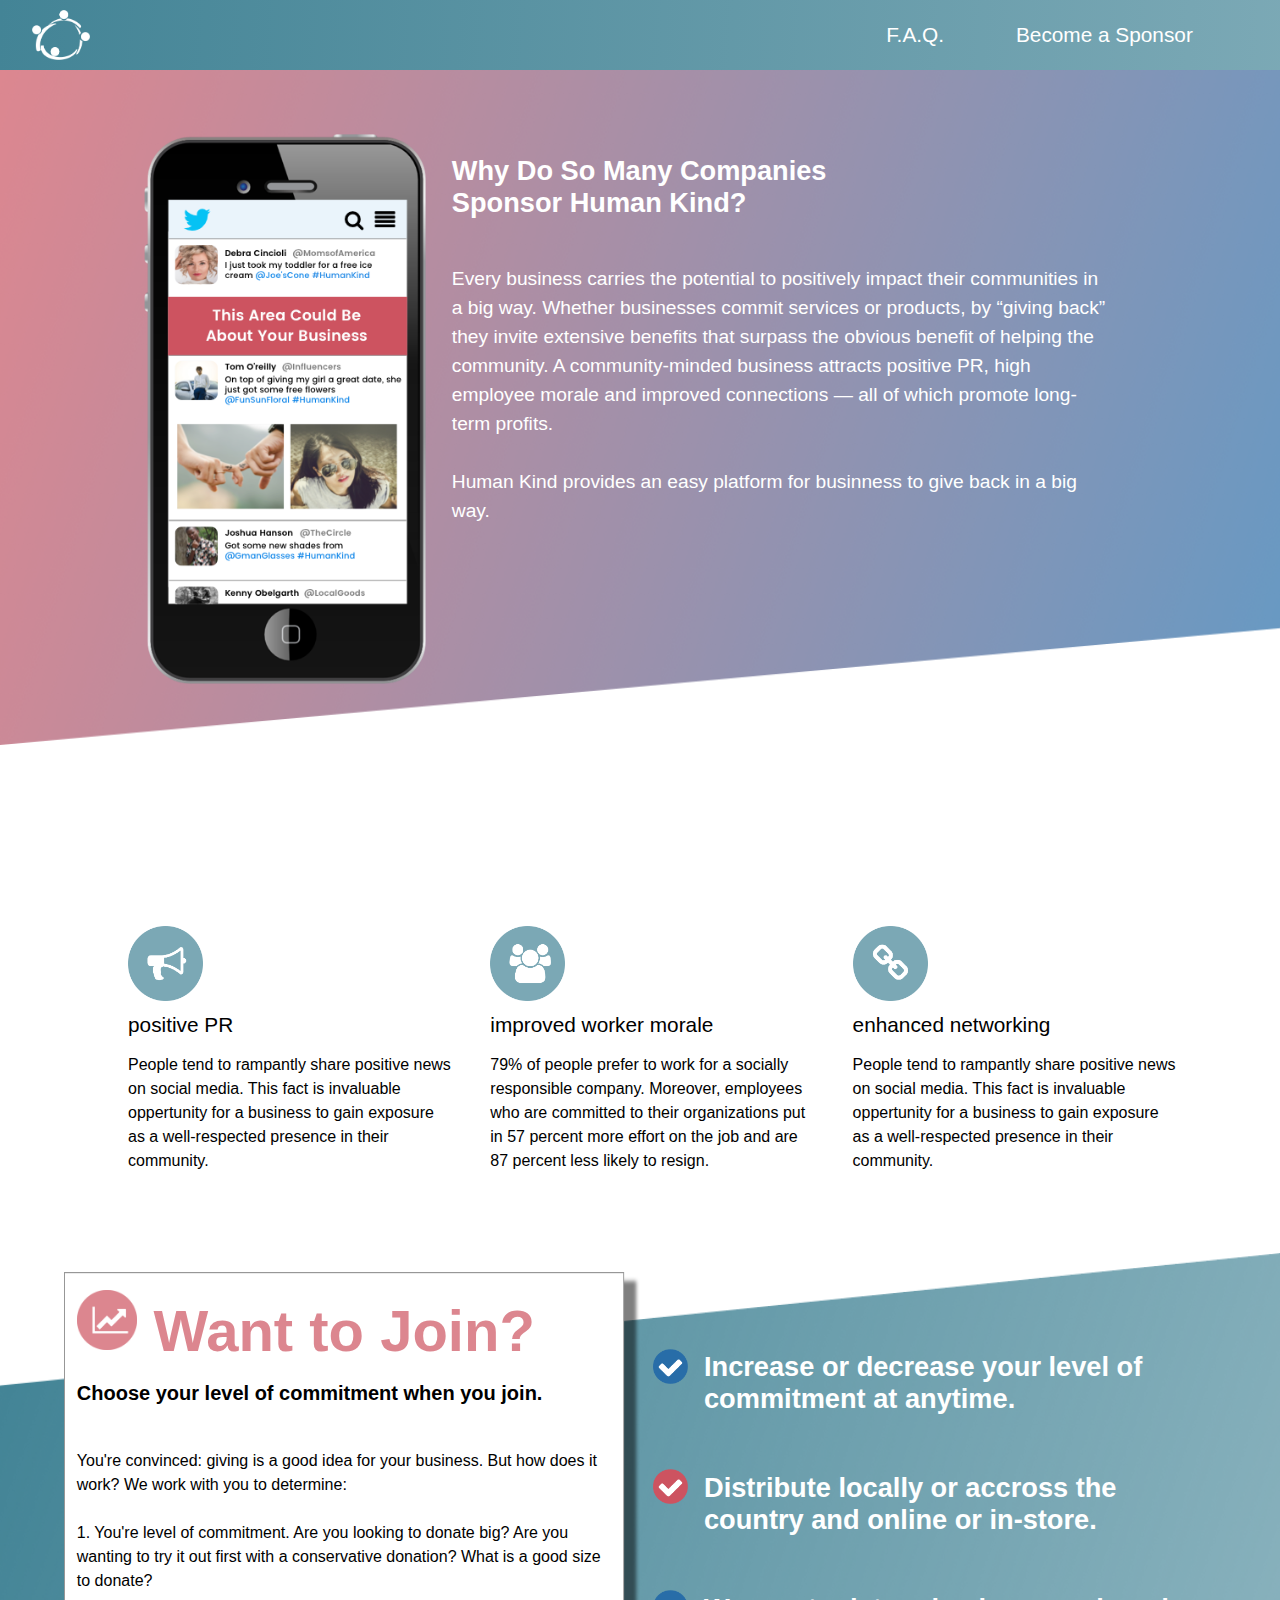
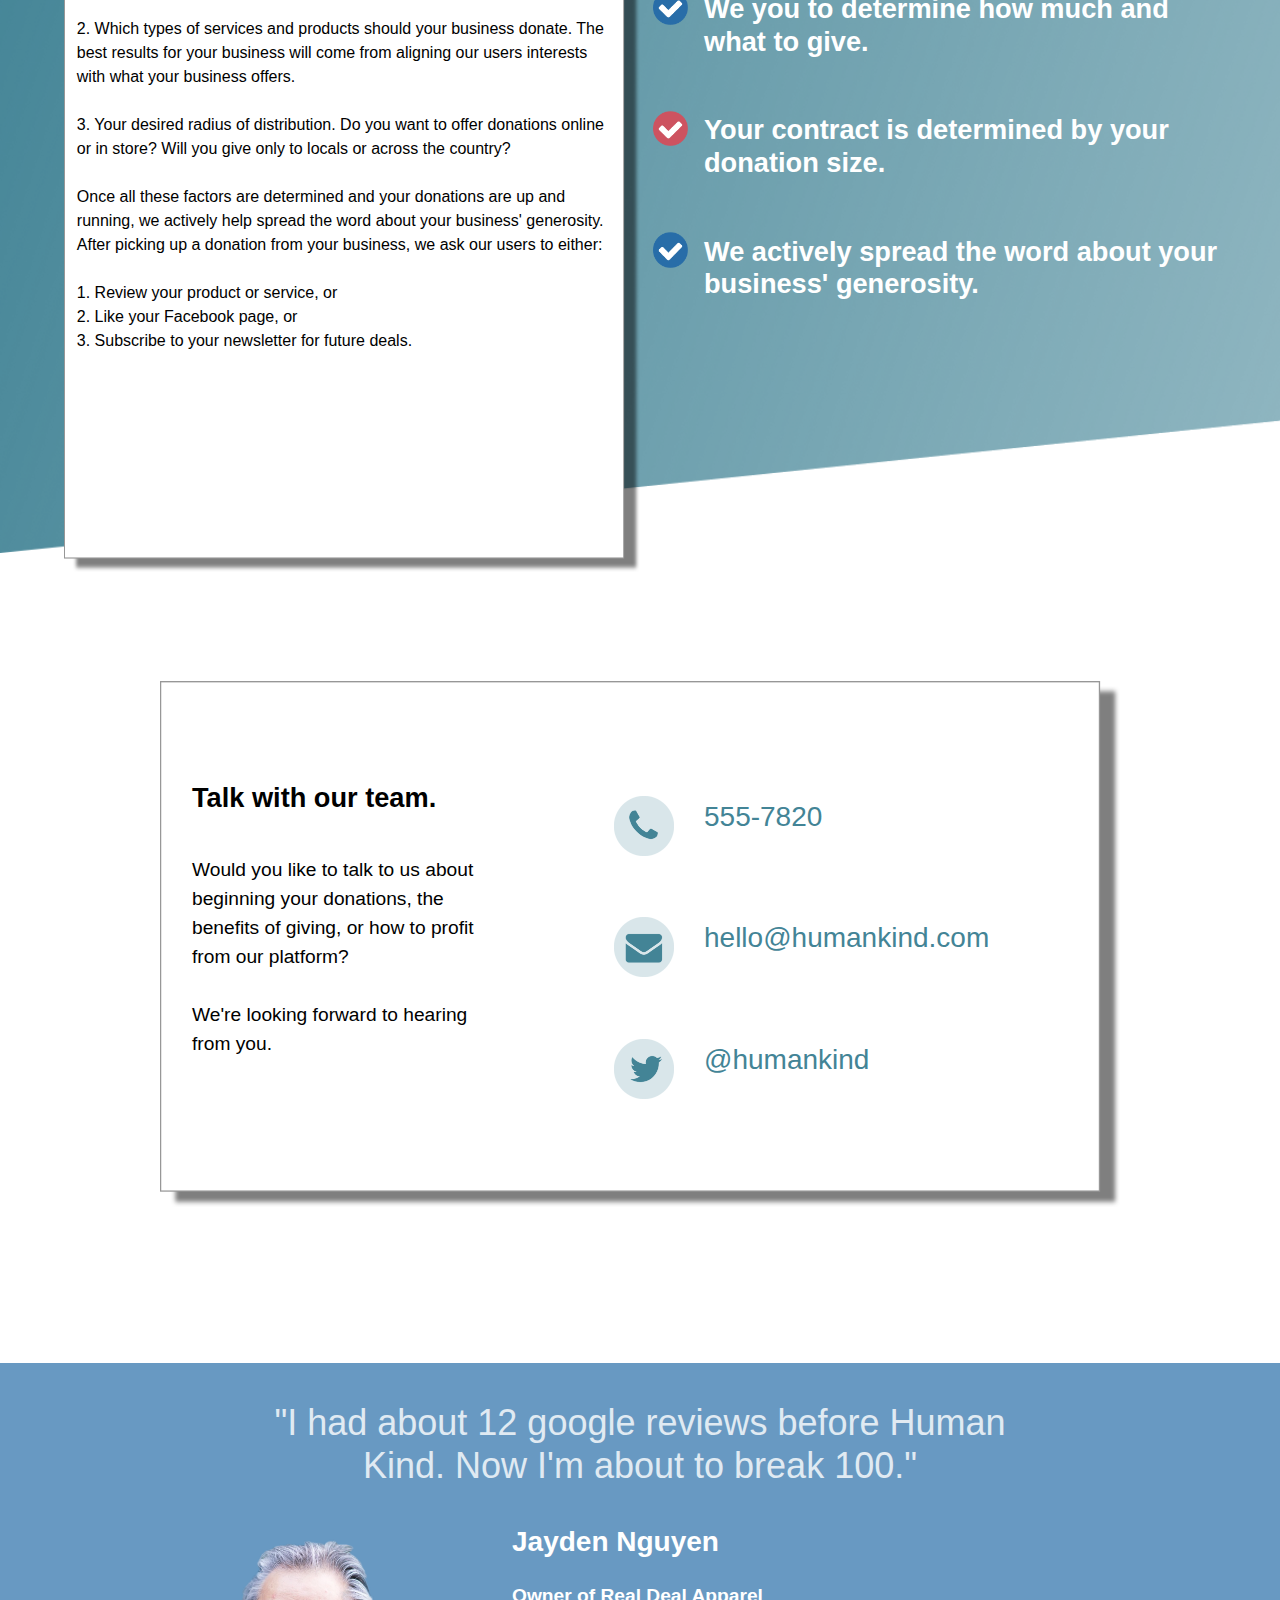
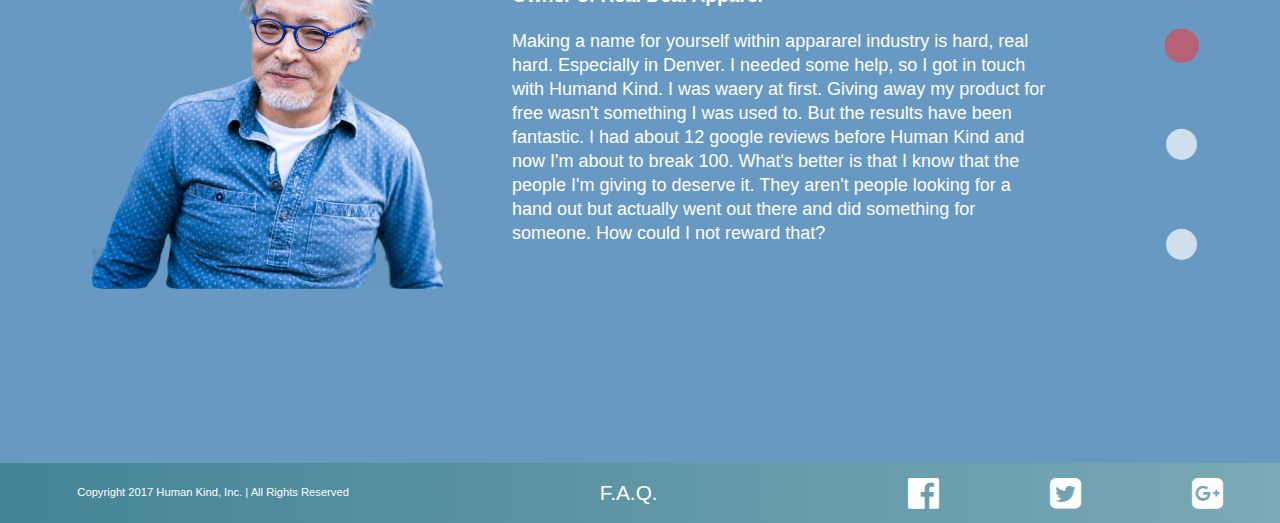
<file: Sponsor.html>
<!DOCTYPE html>
<html>
<head>
  <title>Human Kind Home Page</title>
  <meta charset="utf-8">
  <meta name="viewport" content="width=device-width">
  <link rel="stylesheet" href="styles/normalize.css">    
  <link rel="stylesheet" href="styles/common.css">
  <link rel="stylesheet" href="styles/Sponsor.css">
  <link rel="stylesheet" href="styles/font-awesome.css">
</head>
<body>
    <!-- nav bar-->
    <div class="nav-bar column full">
        <div class="logo column half">
            <a href="index.html"><img  src="images/White_Logo.png" alt="Logo"></a>
        </div>
        <div class="FAQ column fourth">
            <h2>
               <a class="float" href="FAQ.html#top"> F.A.Q.</a>
            </h2>
        </div>
        <div class="sponsor column fourth">
            <h2><a href="Sponsor.html">Become a Sponsor</a></h2>
        </div>
    </div>
<!-- hero-->

    <div class="hero column full">
        <div class="column third phone-box first-phone">
            <img class="phone-image" src=images/Hero_Phone-1.png>
        </div>
        <div class="column two-thirds hero-text">
            <h3 class="column full">Why Do So Many Companies<br>Sponsor Human Kind?</h3>
        </div>
        <div class="column two-thirds hero-text">
            <p>Every business carries the potential to positively impact their communities in a big way. Whether businesses commit services or products, by “giving back” they invite extensive benefits that surpass the obvious benefit of helping the community. A community-minded business  attracts positive PR, high employee morale and improved connections — all of which promote long-term profits.<br><br>Human Kind provides an easy platform for businness to give back in a big way.</p>
        </div>
        <div class="column third phone-box second-phone">
            <img class="phone-image" src=images/Hero_Phone-1.png>
        </div>
    </div>
<!-- Features-->
    <div class="column full container">
        <div class="column third feature">
            <img src="images/Microphone_circle.png">
            <h4 class="column full">positive PR</h4>
            <p class="column full">
                People tend to rampantly share positive news on social media. This fact is invaluable oppertunity for a business to gain exposure as a well-respected presence in their community.
            </p>
        </div>
        <div class="column third feature">
            <img src="images/Audience_Icon.png">
            <h4 class="column full">improved worker morale</h4>
            <p class="column full">
                79% of people prefer to work for a socially responsible company. Moreover, employees who are committed to their organizations put in 57 percent more effort on the job and are 87 percent less likely to resign.
            </p>
        </div>
        <div class="column third feature">
            <img src="images/Link_Icon.png">
            <h4 class="column full">enhanced networking</h4>
            <p class="column full">
                People tend to rampantly share positive news on social media. This fact is invaluable oppertunity for a business to gain exposure as a well-respected presence in their community.
            </p>
        </div>
    </div>
    <div class="column full join">
        <div class="column half paper">
            <img src="images/Join_paper.png">
            <h1 class="join-heading">Want to Join?</h1>
            <h3 class="join-sub-heading">Choose your level of commitment when you join.</h3>
            <p>You're convinced: giving is a good idea for your business. But how does it work? We work with you to determine:<br><br>

            1. You're level of commitment. Are you looking to donate big? Are you wanting to try it out first with a conservative donation? What is a good size to donate?
             <br><br>
                2. Which types of services and products should your business donate. The best results for your business will come from aligning our users interests with what your business offers.
            <br><br>
                3. Your desired radius of distribution. Do you want to offer donations online or in store? Will you give only to locals or across the country?
            <br><br>
                Once all these factors are determined and your donations are up and running, we actively help spread the word about your business' generosity. After picking up a donation from your business, we ask our users to either:
            <br><br>
                1. Review your product or service, or<br>
                2. Like your Facebook page, or<br>
                3. Subscribe to your newsletter for future deals. </p>
            <img class="icon" src="images/chart_icon.png">
        </div>
        <div class="column half feature-right">
            <div class="column tenth first-checkmark">
                <img src="images/blue_checkmark.png">
            </div>
            <div class=" column nine-tenth first-feature">
                <h3>Increase or decrease your level of commitment at anytime.</h3>
            </div>
            <div class="column tenth checkmark mark-two">
                <img src="images/red_checkmark.png">
            </div>
            <div class=" column nine-tenth following-feature feature-two">
                <h3>Distribute locally or accross the country and online or in-store.</h3>
            </div>
            <div class="column tenth checkmark mark-three">
                <img src="images/blue_checkmark.png">
            </div>
            <div class=" column nine-tenth following-feature feature-three">
                <h3>We you to determine how much and what to give.</h3>
            </div>
            <div class="column tenth checkmark">
                <img src="images/red_checkmark.png">
            </div>
            <div class=" column nine-tenth following-feature last-right">
                <h3 >Your contract is determined by your donation size.</h3>
            </div>
            <div class="column tenth checkmark mark-three">
                <img src="images/blue_checkmark.png">
            </div>
            <div class=" column nine-tenth following-feature feature-three">
                <h3 class="last-feat">We actively spread the word about your business' generosity.</h3>
            </div>
        </div>
    </div>

    <div class="column full contact">
            <img class="card" src="images/Contact_card.png">
            <h3 class="contact-heading">Talk with our team.</h3>
            <p>Would you like to talk to us about beginning your donations, the benefits of giving, or how to profit from our platform?<br><br>We're looking forward to hearing from you.</p>
            <img class="phone-icon" src="images/phone_icon.png">
            <img class="mail-icon" src="images/mail_icon.png">
            <img class="twitter-icon" src="images/Twitter_Icon.png">
            <h4 class="phone-number">555-7820</h4>
            <h4 class="email">hello@humankind.com</h4>
            <h4 class="twitter">@humankind</h4>
    </div>
    <div class="column full others testimony-three ">
            <div class="column full center-text">
                <h1>“This quarter has had the lowest turnover since opening three years ago."</h1>
            </div>
            <div class="column two-fifths person-box">
                <img class="person-one man-one" src="images/Person_1.png">
            </div>
            <div class="column three-fifths name">
                <h2>Anthony Lewis</h2>
            </div>
            <div class="column three-fifths subtitle">
                <p>Owner of Can't Be Better Coffee</p>
            </div>
            <div class="column three-fifths testimony">
                <p>I have a good crew of energetic people. The type you can rely on. But even they need to see a bigger picture from time to time. Human Kind helped with that. Most of my employees use Human Kind themselves, so they already knew all the good it does. It's cool to see them chat with our customers about how they help other people. I think it helps brighten their day to make a personal connection with our customers. In fact, this quarter has had the lowest turnover I've had since opening three years ago. So it must be working. I knew Hunan Kind would help the community and my business, but I was surprised to see it help my employees. </p>
            </div>
        <div class="testimonial-section">
            <div class="one-fifth testimonial-nav">
                <div class="column full button-one">
                    <i class=" fa fa-circle"></i>
            </div>
            <div class="column full button-two">
                    <i class=" fa fa-circle"></i>
            </div>
            <div class="column full button-three">
                <i class=" fa fa-circle"></i>
            </div>
        </div>
    </div>
    </div>
    <div class="column full others testimony-one">
            <div class="column full center-text">
                <h1>"I had about 12 google reviews before Human Kind. Now I'm about to break 100."</h1>
            </div>
            <div class="column two-fifths person-box">
                <img class="person-one" src="images/person_3.png">
            </div>
            <div class="column three-fifths">
                <h2>Jayden Nguyen</h2>
            </div>
            <div class="column three-fifths subtitle">
                <p>Owner of Real Deal Apparel</p>
            </div>
            <div class="column three-fifths testimony">
                <p>Making a name for yourself within appararel industry is hard, real hard. Especially in Denver. I needed some help, so I got in touch with Humand Kind. I was waery at first. Giving away my product for free wasn't something I was used to. But the results have been fantastic. I had about 12 google reviews before Human Kind and now I'm about to break 100. What's better is that I know that the people I'm giving to deserve it. They aren't people looking for a hand out but actually went out there and did something for someone. How could I not reward that?</p>
            </div>
        <div class="testimonial-section">
            <div class="one-fifth testimonial-nav">
                <div class="column full button-one selected">
                    <i class=" fa fa-circle"></i>
            </div>
            <div class="column full button-two">
                <i class=" fa fa-circle"></i>
            </div>
            <div class="column full button-three">
                <i class=" fa fa-circle"></i>
            </div>
        </div>
    </div>
    </div>
    <div class="column full others testimony-two ">
            <div class="column full center-text">
                <h1>"I didn't expect was for the community to show that they cared about me."</h1>
            </div>
            <div class="column two-fifths person-box">
                <img class="person-one" src="images/Person_2.png">
            </div>
            <div class="column three-fifths">
                <h2>Jen Sivlerstein</h2>
            </div>
            <div class="column three-fifths subtitle">
                <p>Owner of Fun Sun Flowers</p>
            </div>
            <div class="column three-fifths testimony">
                <p>When I became a sponsor for human kind, I didn't know what to expect. I thought, well at the very least it'll show I care about the community. What I didn't expect was for the community to show that they cared about me. When I started donating, it seem that for every flower I gave, I was returned with a referal for a wedding or funneral to cater. Now I have pastors and even company dinners I prodive for. When word spreads it spreads like wild fire. I've always sold top-notch flowers, but if no one knows it, then my store sits empty. My only regret is not sponsoring Human Kind sooner.</p>
            </div>
        <div class="testimonial-section">
            <div class="one-fifth testimonial-nav">
                <div class="column full button-one">
                    <i class=" fa fa-circle"></i>
            </div>
            <div class="button-two column full">
                <i class=" fa fa-circle"></i>
            </div>
            <div class="button-three column full">
                <i class=" fa fa-circle"></i>
            </div>
        </div>
    </div>
    </div>
    <div class="mobile-tabs">
        <div class="logo column third">
            <a href="index.html"><img  src="images/White_Logo.png" alt="Logo"></a>
        </div>
       <div>
            <ul>
                <li><i class="fa fa-navicon"></i>
                    <ul>
                        <li><a href="FAQ.html#top">F.A.Q.</a></li>
                        <li><a href="Sponsor.html">Become a Sponsor</a></li>
                    </ul>
                </li>
            </ul>
        </div>
    </div>
<!--Footer-->
    <div class="column full footer">
        <div class="column third copyright">
            <p>
                Copyright 2017 Human Kind, Inc. | All Rights Reserved
            </p>
        </div>
        <div class="column third faq">
            <h2>
                <a href="FAQ.html#top"> F.A.Q.</a>
            </h2>
        </div>
        <div class="column third">
            <div class="column third icon">
                <i class="fa fa-facebook-official"></i>
            </div>
            <div class="column third icon">
                <i class="fa fa-twitter-square"></i>
            </div>
            <div class="column third icon">
                <i class="fa fa-google-plus-square"></i>
            </div>
        </div>
    </div>
  <script src="scripts/jquery-3.1.0.min.js"></script>
  <script src="scripts/hamburger.js"></script>
  <script src="scripts/Sponsor.js"></script>
</body>
</html>
</file>
<file: styles/common.css>
*, *::before, *::after {
    -moz-box-sizing: border-box;
    -webkit-box-sizing: border-box;
    box-sizing: border-box;
}

body, html {
   height:100%
}

.column.third h2{
    text-align: right;
}

.column.third.faq h2{
    text-align: center;
}

h2 a{
    text-decoration: none;
    color: white;
}

.column {
         float: left;
     }

.column.full { width: 100%;}
.column.two-thirds { width: 66.7%; }
.column.half { width: 50%;}
.column.third { width: 33.3%; }
.column.fourth { width: 25%; }
.column.three-fourths { width: 75%; }
.column.flow-opposite { float: right; }
.column.tenth { width: 10%; }
.column.nine-tenth { width: 90%; }
.column.three-fifths{width: 60%;}
.column.two-fifths{width: 40%;}
.column.fifth{width: 20%;}

.fa.fa-navicon.dropbtn{
    font-size: 32px;
}

.mobile-tabs{
    height: 70px;
    width: 100%;
    position: fixed;
    background-color: #438496;
    background: -webkit-linear-gradient(left top, #438496, rgba(67, 132, 150, .7));

    text-align: center;
    color: white;
    display: none;
}

.fa.fa-navicon{
    font-size: 36px;
}

ul, li, a {
    margin: 0;
    padding: 0;
}
li {
    list-style: none;
}
a {
    text-decoration: none;
    color: #000000;
}
ul > li {
    float: right;
    height:70px;
    display: table;
}

ul > li i.fa.fa-navicon{
    display: table-cell;
    vertical-align: middle;
    width: 80px;
}

ul > li a {
    color: black;
    line-height: 40px;
    height:40px;
    display:block;
    padding:0px 10px;
    text-align: center;
    display: table-cell;
    vertical-align: middle;
}

ul > li a:hover {
    color:  #CD5360;
    font-weight: bolder;
}

.active{
    background-color: #CD5360;
}

ul li ul {
    display: none;
    position: absolute;
    background: #FDFDFD;
    top:70px;
    width: 180px;
    right: 0px;
    border-radius: 0  0  0 15px;
    
    -moz-box-shadow: 4px 4px 14px #000;
  -webkit-box-shadow: 4px 4px 14px #000;
  box-shadow: 4px 4px 14px #000;
}

ul li ul li {
    float: none;
    line-height: 40px;
    height: 70px;
    width: 100%;
    display: table;
}



.hidden{
    display: none;
}

p{
    Font-family: Ubuntu, Helvetica, Arial, sans-serif;
}

h3{
    Font-family: 'Arima Madurai', Helvetica, Arial, sans-serif;
}

h1{
    Font-family: 'Arima Madurai', Helvetica, Arial, sans-serif;
}

h2{
    Font-family: 'Arima Madurai', Helvetica, Arial, sans-serif;}

h4{
    Font-family: Ubuntu, Helvetica, Arial, sans-serif;
}

.nav-bar h2:hover{
    font-weight: bolder;
}

.nav-bar{
    background-color: #438496;
    background: -webkit-linear-gradient(left top, #438496, rgba(67, 132, 150, .7));

    text-align: center;
    color: white;
}

.nav-bar h2{
    color: white;
    font-size: 1.3rem;
    font-weight: normal;
}

.logo{
    height: 70px;
    position:relative;
}

.sponsor{
    height: 70px;
    display: table;
}

.FAQ {
    height: 70px;
    display: table;
}

.sponsor h2{
    display: table-cell;
    vertical-align: middle;padding-right: 5%;  
}

.sponsor h2, a{
    padding-right: 5%;  
}

.FAQ h2{
    display: table-cell;
    vertical-align: middle;
}

.logo img{
    height: 50px;
    position:absolute;
    top:0;
    bottom:0;
    margin:auto;
    left:5%;
}

.footer{
    background-color: #438496;
    background: -webkit-linear-gradient(left top, #438496, rgba(67, 132, 150, .7));

    text-align: center;
    color: white;
}

.footer h2{
    color: white;
    font-size: 1.3rem;
    font-weight: normal;
}
.footer p{
    font-size: .7rem;
    text-align:center;
    vertical-align: middle;
    display: table-cell;
}

.copyright{
    height:60px;
    display: table;
}

.faq{
    height:60px;
    display: table;
}

.faq h2{
    vertical-align: middle;
    display: table-cell;
}

.float{
    float: right;
}

.icon{
    height:60px;
    display: table;
}

.icon i{
    text-align:center;
    vertical-align: middle;
    display: table-cell;
    font-size: 36px;
}


@media (max-width: 400px) {
    
    .hero{
        margin-top: 70px;
    }
    
    .nav-bar{
        display: none;
    }
    
    .mobile-tabs{
        display: block;
    }
}
</file>
<file: styles/home.css>
.synopsis {
    margin-top: 5%;
    margin-bottom: 5%;
}

.column {
         padding-left: 1rem;
         padding-right: 1rem;
}

.nav-bar.column.full{
  padding-left: 0rem;
  padding-right: 0rem;
}

.FAQ.column.third{
  padding-left: 0rem;
  padding-right: 0rem;
}

.logo.column.third{
  padding-left: 0rem;
  padding-right: 0rem;
}

.sponsor.column.third{
  padding-left: 0rem;
  padding-right: 0rem;
}

.container{
    padding-right: 10%;
    padding-left: 10%;
}

p{
    text-align: left;
    line-height: 1.5;
    font-size: 1.2rem;
    font-weight: normal;
}

h3{
    font-size: 1.7rem;
}

h1{
    font-size: 2.3rem;
    color: #F99186;
    margin: 0%;
}

h2{
    font-size: 2.5rem;
    text-align: center;
    margin-top: 10%;
}

h4{
    text-align: left;
    font-size: 1.5em;
    margin-bottom:0%;
}

button:hover {
    cursor: pointer;
    padding: 1.5x 1.5x;
    font-weight: 600;
}

.hero-image{
    width: 100%;
    padding: 0%;
    position: absolute;
    height: 100%;
    object-fit: cover;
    background-color: rgba(248, 247, 216, 1);
}

.hero.column{
    padding: 0%;
}

.center-logo img{
  width:400px;
  display:block;
  position:absolute;
  left:0;
  right:0;
  top: 15%;
  margin:auto;
}

.hero-download p {
  position: absolute;
  color: white;
  display:block;
  position:absolute;
  left:0;
  right:0;
  bottom: 30%;
  margin:auto;
  text-align: center;
  font-size: 32px;
    line-height: 1.5;
}

.hero-download img {
  position: absolute;
  width: 150px;
  display:block;
  position:absolute;
  left:0;
  right:0;
  bottom: 2%;
  margin:auto;
}

.hero{
    position: relative;
    height: 70%;
}

.synopsis img{
    width: 100%;
    margin-top: 5%;
    height: 100%;
}

.synopsis-text{
    margin-top: 3%;
}

.faded{
    font-weight: normal;
}

.synopsis-text p{
    padding-right: 20%;
}

.how-it-works{
    background-color: rgba(67, 132, 150, .05);
}

.icon-number{
    text-align: center;
}

.icon-number{
    height: 70px;
    text-align: center;
}

.HIW-step{
    text-align: center;
}

.HIW-step p{
    text-align: center;
    line-height: 24px;
    margin-top: 3%;
    line-height: 1.5;
}

.hiw-phone img{
    height: 450px;
    margin-bottom: 15%;
}

.HIW-step h3{
    margin-bottom: 0%;
    margin-top: 8%;
}

.phone-row{
    text-align: center;
}

.how-it-works h2{
    margin-top: 5%;
    margin-bottom: 5%;
    font-size: 2.5rem;
    font-weight: bold;
}

.challenge img{
    height: 100%;
    width: 100%
}

.challenge.column.full{
    padding: 0%
}
.other-features h4{
    text-align: center;
}

.other-features p{
    text-align: center;
    line-height: 1.5;
}

.other-features img{
    height: 100px;

}

.feature-right{
    text-align: center
}

.feature-left{
    text-align: center
}

.feature-right h4{
    margin: 2%;
}

.feature-right p{
    margin: 0%;
}

.feature-left h4{
    margin: 2%;
}

.feature-left p{
    margin: 0%;
}


.feature-row{
    margin-top: 4%
}

.other-features h3{
    margin-top: 5%;
    text-align: center;
}

.download-stickers{
    text-align: center;
}

.htr-left{
    background-color: rgba(205, 83, 96, .1)
}

.htr-left.column.third{
    padding: 0%;
    height: 450px;
}

.htr-middle{
    background-color: rgba(67, 132, 150, .1);
}

.htr-middle.column.third{
    padding: 0%;
    height: 450px;
}

.htr-right{
    background-color: rgba(65, 117, 5, .1);

}

.htr-right.column.third{
    padding: 0%;
    height: 450px;
}

.how-to-rewards p{
    text-align: center;
    line-height: 1.5;
}

.htr-left-img{
    position: absolute;
    left: 0;
    bottom: 0;
    width: 50%;
}

.htr-left-img-2{
    width: 50%;
    border:3px solid #FF7F00;
    border-radius: 15%;
}

.challenge-complete{
    position: absolute;
    right: 0;
    bottom: 10%;
    text-align: center;
    margin-top: 20%;
}

.htr-left{
    position: relative;
}

.challenge-complete p{
    font-size: 12px;
    line-height: 1.5;
    font-weight: lighter;
    margin-top: 0%;
    opacity: .6;
}

.redeem.column.full{
    padding: 0%
}

.how-to-rewards.column.full{
    padding: 0%
}

.htr-middle{
    position: relative;
}

.htr-middle-img{
    display:block;
  position:absolute;
  left:0;
  right:0;
  bottom: 0%;
  margin:auto;
    width: 45%;
}

.htr-right{
    position: relative;
}

.htr-right-img{
  display:block;
  position:absolute;
  left:0;
  right:0;
  bottom: 0%;
  margin:auto;
  width: 100%;
}

.sponsors p{
    text-align: center;
    margin-top: 10%;
    margin-bottom: 0%;
    font-size: 18px;
    line-height: 1.5;

}

.sponsors h4{
    text-align: center;
    text-decoration: underline;
    margin-top: 5%;
}

button {
    background-color: #CD5360;
    border: none;
    color: white;
    padding: 20px 25px;
    text-align: center;
    text-decoration: none;
    font-size: 18px;
    box-shadow: 0 8px 16px 0 rgba(0,0,0,0.2), 0 6px 20px 0 rgba(0,0,0,0.19);
    border-radius: 15px;
    display: table-cell;
    vertical-align: middle;
    margin-top: 30%;
}

.recent-stories{
    background-color: rgba(179, 125, 78, .08);
}

.sponsors{
    margin-bottom: 4%;
}

.blog-story img{
    width: 218px;
}

.blog-story{
    margin-bottom: 5%;
}

.twitter-story img{
    margin-bottom: 5%;
    float: right;
}

.blog-story img{
    margin-right: 5%;
}

.download-stickers{
    margin-bottom: 5%;
}

.try-it-now {
    margin-top: 5%;
}

.reflections{
    margin-bottom: 5%
}

button {
    background-color: #D6665A;
    border: none;
    color: white;
    padding: 15px 15px;
    text-align: center;
    text-decoration: none;
    font-size: 18px;
    box-shadow: 0 8px 16px 0 rgba(0,0,0,0.2), 0 6px 20px 0 rgba(0,0,0,0.19);
    border-radius: 15px;
    margin-bottom: 5%;
}

.sponsors{
        margin-bottom: 10%;
    }

@media (max-width: 1300px) {
    .synopsis-text p{
        font-size: 18px;
        padding-right: 10%;
    }
}

@media (max-width: 1100px) {
    .blog-story img{
        margin-right: 2%;
    }

    .recent-story-blog.column.half{
        padding: 0%;
    }

    .synopsis-text p{
        padding-right: 0%;
    }

    .container{
        padding: 0%;
    }

    .other-features img{
        height: 60px;
    }

    .feature-right p{
        font-size: 16px;
    }

    .htr-left.column.third{
        padding: 0%;
        height: 400px;
    }

    .htr-middle.column.third{
        padding: 0%;
        height: 400px;
    }

    .htr-right.column.third{
        padding: 0%;
        height: 400px;
    }

    .how-it-works h3{
        font-size: 24px;
    }

    .icon-number{
        font-size: 24px;
        height: 50px;
    }

    .act-text p{
        font-size: 10px;
    }
}

@media (max-width: 990px) {
    
        .HIW-step h3{
            margin-bottom: 0%;
            margin-top: 3%;
    }
    
    .recent-story-twitter.column.half{
        width: 100%;
    }

    .twitter-story{
        text-align: center;
    }

    .twitter-story img{
        margin-bottom: 2%;
        float: none;
    }

    .recent-story-blog.column.half{
        width: 100%;
    }

    .blog-story img{
        margin-right: 1%;
        margin-left: 1%;
        width: 208px;
    }

    .blog-story{
        margin-bottom: 1%;
        text-align: center;
    }

    p {
        font-size: 14px;
    }

    .sponsors p{
        margin-top: 5%;
        font-size: 16px;
    }

    button {
        padding: 15px 20px;
        margin-top: 20%;
    }

    .HIW-step.column.third{
        width: 100%;
    }

    .challenge-box.column.fourth{
       width:50%;
    }

    .column.fourth img{
       width:70%;
    }

    .left-act{
        float: left;
        margin-bottom: 5%;
    }

    .right-act{
        float: right;
        margin-bottom: 5%;
    }

    .htr-left.column.third{
        width: 100%;
        height: 300px;
    }

    .htr-middle.column.third{
        width: 100%;
        height: 300px;
    }

    .htr-right.column.third{
        width: 100%;
        height: 300px;
    }

    .htr-right-img{
        height: 80%;
        width: auto;
    }

    .htr-middle-img{
        height: 80%;
        width: auto;
    }

    .htr-left-img{
        height: 80%;
        width: auto;
        left: 15%;
    }

    .htr-left-img-2{
        width: 20%;

    }

    .challenge-complete{
        right: 20%;
    }

    .redeem-text p{
        font-size: 18px;
    }

    .HIW-step p{
        font-size: 18px;
        margin-top: 1%;
    }

}

@media (max-width: 900px) {
    .HIW-step.column.third{
        width: 100%;
    }

    .challenge-box.column.fourth{
       width:50%;
    }

    .column.fourth img{
       width:70%;
    }

    .left-act{
        float: left;
        margin-bottom: 5%;
    }

    .right-act{
        float: right;
        margin-bottom: 5%;
    }

    .sponsors p{
        margin-top: 5%;
        font-size: 14px;
    }

    .sponsor-list.column.fourth{
        padding: 0%;
    }

    .icon i {
        font-size: 24px;
    }

    .copyright p{
        font-size: 8px;
    }

    .icon.column.third{
        padding: 0%;
    }

    .synopsis-phone img{
        height: 100%;
    }

    .faded{
        margin: 0%;
        font-size: 24px;
    }
    
    
    .big{
        margin: 0%;
        font-size: 26px;
    }

    .synopsis-text p{
        font-size: 18px;
    }

    .center-logo img{
        width:350px;
    }

    .nav-bar h2{
        font-size: 18px;
    }

}

@media (max-width: 690px) {
    .hero-download p{
        font-size: 26px;
        padding-left: 5%;
        padding-right: 5%;
        bottom: 30%;
    }
    .synopsis-phone.column.third {
        width: 100%;
        height: 250px;
        margin-bottom: 3%;
    }

    .synopsis-text.column.two-thirds{
        width: 100%;

    }

    .synopsis-text{
        text-align: center;
    }

    .synopsis-phone{
        text-align: center;
    }

    .synopsis-phone img{
        height: 100%;
        width: auto;
    }
    
    .challenge-complete{
        right: 2%;
    }

    .htr-left-img-2{
        width: 70px;

    }

    .redeem-text p{
        font-size: 14px;
            line-height: 1.2
    }

    .sponsors p{
        margin-top: 5%;
        font-size: 12px;
    }

    .sponsors h4{
        font-size: 18px;
    }

    button {
        padding: 10px 15px;
        margin-top: 20%;
        font-size: 14px;
    }

    .synopsis-text p{
        font-size: 16px;
    }

}

@media (max-width: 600px) {
    
    .hero-download p{
        bottom: 24%;
        line-height: 1.2;
    }
    
    .challenge-box.column.fourth{
       width:100%;
    }

    .column.fourth img{
       width:50%;
    }

    .left-act{
        float: none;
        margin-bottom: 5%;
    }

    .right-act{
        float: none;
        margin-bottom: 5%;
    }

    .challenge {
        text-align: center;
    }

    .other-features h4{
        font-size: 18px;
    }

    .feature-left.column.half{
        padding: 0%;
    }

    .feature-right.column.half{
        padding: 0%;
    }

    .feature-row.column.half{
        padding: 0%;
    }
    .column.fourth img{
       width:75%;
    }

    .download-stickers img{
        width: 100%;
    }

    .sponsor-list.column.fourth{
        width: 50%;
    }

    button {
        padding: 10px 15px;
        margin-top: 20%;
        font-size: 18px;
    }

    .twitter-story img{
        width: 100%;
    }

    .blog-story img{
        width: 42%;
    }

    .faded{
        font-size: 18px;
        margin-top: 5%;
        margin-bottom: 5%;
    }

    .synopsis-text p{
        margin-top: 1%;
    }

    .center-logo img{
        width:250px;
    }
    
    .big{
        font-size: 20px;
        margin-bottom: 5%;
    }
}

@media (max-width: 480px) {
    .blog-story img{
        width: 39%;
    }

    .icon i {
        font-size: 18px;
    }

    .logo.column.third{
        padding: 0%;
    }

    h2{
        font-size: 2rem;
    }

    .how-it-works h3{
        font-size: 1.4rem;
        margin-bottom: 3%;
    }

    .how-it-works p{
        margin-top: 0%;
    }
}

@media (max-width: 400px) {
    
    .copyright.column.third{
        padding-left: 0%;
        padding-right: 0%;
    }

    .faq.column.third{
        padding-left: 0%;
        padding-right: 0%;
    }

    .icon-groups.column.third{
        padding-left: 0%;
        padding-right: 0%;
    }

    .sponsor h2{
        font-size: 14px;
    }

    .FAQ h2{
        font-size: 14px;
    }

    .logo img{
        height: 50px;
        margin-top: 9%;
        margin-left: 15%;
    }

    .hero-download p {
    font-size: 22px;
        bottom: 27%;
    }
    
    .logo{
        text-align: left;
        height: 50px;
        display: table;
    }

    .sponsors{
        margin-bottom: 10%;
    }
    
    .sponsor{
        height: 50px;
        display: table;
    }

    .FAQ {
        height: 50px;
        display: table;
    }

    .footer p{
        font-size: .2rem;
        line-height: .7rem;
    }

    .icon i{
        text-align:center;
        vertical-align: middle;
        display: table-cell;
        font-size: 24px;
    }

    .faq h2{
       font-size: 18px;
    }

    .center-logo img{
        width:250px;
    }

    .hero-download img {
        width: 100px;}

    

    .how-it-works p{
        font-size: 16px;
    }

    .hiw-phone img{
        width: 50%;
        height: auto;
    }

    .feature-text.column.full{
        padding: 1%;
    }

    .feature-text p{
        font-size: 12px;
        line-height: 1.2;
    }

    .download-stickers img{
        width: 100%;
        height: auto;
        margin-bottom: 10%;
    }

    .challenge-complete{
        right: 0%;
    }

    .challenge-complete.column.half{
        padding: 0%;
    }

    .htr-left-img-2 {
        width: 50px;

    }

    .challenge-complete p{
        font-size: 12px;
    }

    .htr-left-img{
        left: 1%;
    }

    .htr-right-img {
        width: 100%;
        height: auto;
    }

    .blog-story img{
        width: 36%;
    }

    .icon-number {
        height: 40px;
        margin-top: 10%;
        margin-bottom: 5%;
    }

    .hero-image{
        width: 100%;
        position: absolute;
        height: 100%;
        object-fit:cover;
    }

}
</file>
<file: styles/FAQ.css>
p{
    text-align: left;
    line-height: 29px;
    font-size: 1.2rem;
    font-weight: normal;
}

h3{
    font-size: 1.7rem;

}

h1{
    font-size: 2.3rem;
    color: white;
    margin: 0%;

}

h2{
    font-size: 2rem;
    color: #438496;
    text-align: center;
    margin-top: 5%;
}

h4{
    font-size: 1.5em;
    margin-bottom:0%;
    font-weight: normal;
}

.hero-image{
    width: 100%;
    padding: 0%;
    position: absolute;
    height: 100%;
    object-fit: cover;
}

.hero.column{
    padding: 0%;
}

.hero h1{
    position: relative;
    font-size: 48px;
    display: table-cell;
    vertical-align: middle;
}

.hero{
    position: relative;
    height: 300px;
    display: table;
    text-align: center;
}

.container{
    padding-right: 20%;
    padding-left: 20%;
    margin-top: 5%;
}

.expand p{
    text-align: right;
    Font-family: 'Arima Madurai', Helvetica, Arial, sans-serif;
    color: #CD5360;
}

.expand p:hover{
    cursor: pointer;
    font-weight: bolder;
}

.question h4:hover{
    cursor: pointer;
    font-weight: bolder;
}

.question {
    height: 70px;
    border-bottom: 2px black solid;
    display: table;
}

.answer {
    height: 70px;
    display: table;
}

.answer h4{
    display: table-cell;
    vertical-align: middle;
    text-align: left;
    font-size: 1.5em;
    Font-family: Ubuntu, Helvetica, Arial, sans-serif;
    font-weight: bold;
    color: #438496;
}

.answer-box{
    border-bottom: 2px black solid;
}

.question h4{
    display: table-cell;
    vertical-align: middle;
    text-align: left;
    font-size: 1.5em;
    Font-family: Ubuntu, Helvetica, Arial, sans-serif;
    font-weight: normal;
}

.plus{
    text-align: right;
}

.plus i{
    display: table-cell;
    vertical-align: middle;
    color: #CD5360;
}

.ask{
    text-align: center;
    height: 70px;
    display: table;
}

.ask h4{
    Font-family: 'Arima Madurai', Helvetica, Arial, sans-serif;
    font-weight: bold;
    color: #438496;
    display: table-cell;
    vertical-align: middle;
}

form{
    display: table;
    width: 100%;
    display: table-cell;
    vertical-align: bottom;
}

input[type=text] {
    width: 100%;
    padding: 10px 20px;
    box-sizing: border-box;
    height: 100%;
    font-size: 24px;
    text-align: left;
    font-size: 1.5em;
    Font-family: Ubuntu, Helvetica, Arial, sans-serif;
    font-weight: normal;
    border: 3px solid  #D6665A;
}

.question-field{
    margin-bottom: 20%;
}

.question-box{
    height: 70px;
    display: table;
}

.fa.fa-send{
    padding-top: 2%;
    color: white;
    font-size: 36px;
    text-align: right;
}

.question:hover {
    cursor: pointer;
}

.answer:hover {
    cursor: pointer;
}

p:hover {
    cursor: pointer;
}


button {
    background-color: #D6665A;
    border: 1px solid #D6665A;
    color: white;
    padding: 13px 2px;
    text-align: center;
    text-decoration: none;
    font-size: 36px;
}

button:hover {
    cursor: pointer;
    font-weight: 600;
}

@media (max-width: 1200px) {
    .container{
        padding-right: 10%;
        padding-left: 10%;
    }

}

@media (max-width: 1024px) {
    .hero h1{
        font-size: 36px;
    }

    .question h4{
        font-size: 1.2em;
    }

    .answer h4{
        font-size: 1.2em;
    }

    .container{
        padding-right: 10%;
        padding-left: 10%;
    }

    p{
        line-height: 24px;
        font-size: 1.0rem;
    }

    .fa.fa-send{
        padding-top: 2%;
        color: white;
        font-size: 36px;
        text-align: right;
    }

    button {
        font-size: 30px;
        padding: 15px;
    }

}

@media (max-width: 750px) {
    .container{
        padding-right: 5%;
        padding-left: 5%;
    }

    .hero h1{
        font-size: 28px;
        line-height: 32px;
    }
}

@media (max-width: 650px) {
    .fa.fa-send{
        display: none;
    }

    button {
        padding: 15px 5px;
        height: 70px;
    }

    .question h4{
        font-size: 1em;
    }

    p{
        line-height: 20px;
        font-size: 1rem;
    }

    .answer h4{
        font-size: 1em;
    }

    .container{
        padding-right: 2%;
        padding-left: 2%;
    }

    input[type=text] {
        font-size: 1em;
        padding: 5px 20px;
    }

    .sponsor h2{
        font-size: 1em;
    }

    .FAQ h2{
        font-size: 1em;
    }

    .logo img{
        height: 50px;
    }

    .footer p{
        font-size: .4rem;
        line-height: .6rem;
    }

}

@media (max-width: 400px) {
    
    .hero h1{
        padding-left: 10px;
        padding-right: 10px;
    }

    .sponsor h2{
        font-size: .6rem;
    }

    .FAQ h2{
        font-size: .6em;
    }

    .logo img{
        height: 50px;
        margin-top: 9%;
        margin-left: 15%;
    }

    .logo{
        text-align: left;
        height: 50px;
        display: table;
    }

    .sponsor{
        height: 50px;
        display: table;
    }

    .FAQ {
        height: 50px;
        display: table;
    }

    .footer p{
        font-size: .2rem;
        line-height: .7rem;
    }

    .icon i{
        text-align:center;
        vertical-align: middle;
        display: table-cell;
        font-size: 24px;
    }

    .faq h2{
       font-size: 18px;
    }

    button {
        font-size: 24px;
        padding-left: 8px;
        text-align: left;
        height: 50px;
        padding-top: 9px;
    }

    input[type=text] {
        font-size: 1em;
        padding: 3px 20px;
    }

    .hero{
        height: 100px;
    }

    .question-box{
        height: 50px;
    }
    
    div.column.full.container{
        padding-left: 5%;
        padding-right: 5%;
    }

}
</file>
<file: styles/humankindFAQ.css>
p{
    text-align: left;
    line-height: 29px;
    font-size: 1.2rem;
    font-weight: normal;
}

h3{
    font-size: 1.7rem;

}

h1{
    font-size: 2.3rem;
    color: white;
    margin: 0%;

}

h2{
    font-size: 2rem;
    color: #438496;
    text-align: center;
    margin-top: 5%;
}

h4{
    font-size: 1.5em;
    margin-bottom:0%;
    font-weight: normal;
}

.hero-image{
    width: 100%;
    padding: 0%;
    position: absolute;
    height: 100%;
    object-fit: cover;
}

.hero.column{
    padding: 0%;
}

.hero h1{
    position: relative;
    font-size: 48px;
    display: table-cell;
    vertical-align: middle;
}

.hero{
    position: relative;
    height: 300px;
    display: table;
    text-align: center;
}

.container{
    padding-right: 20%;
    padding-left: 20%;
    margin-top: 5%;
}

.expand p{
    text-align: right;
    Font-family: 'Arima Madurai', Helvetica, Arial, sans-serif;
    color: #CD5360;
}

.expand p:hover{
    cursor: pointer;
    font-weight: bolder;
}

.question h4:hover{
    cursor: pointer;
    font-weight: bolder;
}

.question {
    height: 70px;
    border-bottom: 2px black solid;
    display: table;
}

.answer {
    height: 70px;
    display: table;
}

.answer h4{
    display: table-cell;
    vertical-align: middle;
    text-align: left;
    font-size: 1.5em;
    Font-family: Ubuntu, Helvetica, Arial, sans-serif;
    font-weight: bold;
    color: #438496;
}

.answer-box{
    border-bottom: 2px black solid;
}

.question h4{
    display: table-cell;
    vertical-align: middle;
    text-align: left;
    font-size: 1.5em;
    Font-family: Ubuntu, Helvetica, Arial, sans-serif;
    font-weight: normal;
}

.plus{
    text-align: right;
}

.plus i{
    display: table-cell;
    vertical-align: middle;
    color: #CD5360;
}

.ask{
    text-align: center;
    height: 70px;
    display: table;
}

.ask h4{
    Font-family: 'Arima Madurai', Helvetica, Arial, sans-serif;
    font-weight: bold;
    color: #438496;
    display: table-cell;
    vertical-align: middle;
}

form{
    display: table;
    width: 100%;
    display: table-cell;
    vertical-align: bottom;
}

input[type=text] {
    width: 100%;
    padding: 10px 20px;
    box-sizing: border-box;
    height: 100%;
    font-size: 24px;
    text-align: left;
    font-size: 1.5em;
    Font-family: Ubuntu, Helvetica, Arial, sans-serif;
    font-weight: normal;
    border: 3px solid  #D6665A;
}

.question-field{
    margin-bottom: 20%;
}

.question-box{
    height: 70px;
    display: table;
}

.fa.fa-send{
    padding-top: 2%;
    color: white;
    font-size: 36px;
    text-align: right;
}

.question:hover {
    cursor: pointer;
}

.answer:hover {
    cursor: pointer;
}

p:hover {
    cursor: pointer;
}


button {
    background-color: #D6665A;
    border: 1px solid #D6665A;
    color: white;
    padding: 13px 2px;
    text-align: center;
    text-decoration: none;
    font-size: 36px;
}

button:hover {
    cursor: pointer;
    font-weight: 600;
}

@media (max-width: 1200px) {
    .container{
        padding-right: 10%;
        padding-left: 10%;
    }

}

@media (max-width: 1024px) {
    .hero h1{
        font-size: 36px;
    }

    .question h4{
        font-size: 1.2em;
    }

    .answer h4{
        font-size: 1.2em;
    }

    .container{
        padding-right: 10%;
        padding-left: 10%;
    }

    p{
        line-height: 24px;
        font-size: 1.0rem;
    }

    .fa.fa-send{
        padding-top: 2%;
        color: white;
        font-size: 36px;
        text-align: right;
    }

    button {
        font-size: 30px;
        padding: 15px;
    }

}

@media (max-width: 750px) {
    .container{
        padding-right: 5%;
        padding-left: 5%;
    }

    .hero h1{
        font-size: 28px;
        line-height: 32px;
    }
}

@media (max-width: 650px) {
    .fa.fa-send{
        display: none;
    }

    button {
        padding: 15px 5px;
        height: 70px;
    }

    .question h4{
        font-size: 1em;
    }

    p{
        line-height: 20px;
        font-size: 1rem;
    }

    .answer h4{
        font-size: 1em;
    }

    .container{
        padding-right: 2%;
        padding-left: 2%;
    }

    input[type=text] {
        font-size: 1em;
        padding: 5px 20px;
    }

    .sponsor h2{
        font-size: 1em;
    }

    .FAQ h2{
        font-size: 1em;
    }

    .logo img{
        height: 50px;
    }

    .footer p{
        font-size: .4rem;
        line-height: .6rem;
    }

}

@media (max-width: 400px) {

    .hero h1{
        padding-left: 10px;
        padding-right: 10px;
    }

    .sponsor h2{
        font-size: .6rem;
    }

    .FAQ h2{
        font-size: .6em;
    }

    .logo img{
        height: 30px;
        margin-top: 10%;
        margin-left: 5%;
    }

    .logo{
        text-align: left;
        height: 50px;
        display: table;
    }

    .sponsor{
        height: 50px;
        display: table;
    }

    .FAQ {
        height: 50px;
        display: table;
    }

    .footer p{
        font-size: .2rem;
        line-height: .7rem;
    }

    .icon i{
        text-align:center;
        vertical-align: middle;
        display: table-cell;
        font-size: 24px;
    }

    .faq h2{
       font-size: 18px;
    }

    button {
        font-size: 24px;
        padding-left: 8px;
        text-align: left;
        height: 50px;
        padding-top: 9px;
    }

    input[type=text] {
        font-size: 1em;
        padding: 3px 20px;
    }

    .hero{
        height: 100px;
    }

    .question-box{
        height: 50px;
    }

}
</file>
<file: styles/humankindhome.css>
.column {
         padding-left: 1rem;
         padding-right: 1rem;
}

.nav-bar.column.full{
  padding-left: 0rem;
  padding-right: 0rem;
}

.FAQ.column.third{
  padding-left: 0rem;
  padding-right: 0rem;
}

.logo.column.third{
  padding-left: 0rem;
  padding-right: 0rem;
}

.sponsor.column.third{
  padding-left: 0rem;
  padding-right: 0rem;
}

.container{
    padding-right: 10%;
    padding-left: 10%;
}

p{
    text-align: left;
    line-height: 29px;
    font-size: 1.2rem;
    font-weight: normal;
}

h3{
    font-size: 1.7rem;
}

h1{
    font-size: 2.3rem;
    color: #F99186;
    margin: 0%;
}

h2{
    font-size: 2rem;
    text-align: center;
    margin-top: 5%;
}

h4{
    text-align: left;
    font-size: 1.5em;
    margin-bottom:0%;
}

button:hover {
    cursor: pointer;
    padding: 1.5x 1.5x;
    font-weight: 600;
}

.hero-image{
    width: 100%;
    padding: 0%;
    position: absolute;
    height: 100%;
    object-fit: cover;
    background-color: rgba(248, 247, 216, 1);
}

.hero.column{
    padding: 0%;
}

.center-logo img{
  width:450px;
  display:block;
  position:absolute;
  left:0;
  right:0;
  top: 15%;
  margin:auto;
}

.hero-download p {
  position: absolute;
  color: white;
  display:block;
  position:absolute;
  left:0;
  right:0;
  bottom: 30%;
  margin:auto;
  text-align: center;
  font-size: 32px
}

.hero-download img {
  position: absolute;
  width: 200px;
  display:block;
  position:absolute;
  left:0;
  right:0;
  bottom: 2%;
  margin:auto;
}

.hero{
    position: relative;
    height: 70%;
}

.synopsis img{
    width: 100%;
    margin-top: 5%;
    height: 100%;
}

.synopsis-text{
    margin-top: 3%;
}

.faded{
    font-weight: normal;
}

.synopsis-text p{
    padding-right: 20%;
}

.how-it-works{
    background-color: rgba(67, 132, 150, .05);
}

.icon-number{
    text-align: center;
}

.icon-number{
    height: 70px;
    text-align: center;
}

.HIW-step{
    text-align: center;
}

.HIW-step p{
    text-align: center;
    line-height: 24px;
}

.hiw-phone img{
    height: 450px;
    margin-bottom: 6%;
}

.HIW-step h3{
    margin: 0%;
}

.phone-row{
    text-align: center;
}

.how-it-works h2{
    margin-top: 2%;
}

.challenge img{
    height: 100%;
    width: 100%
}

.challenge.column.full{
    padding: 0%
}
.other-features h4{
    text-align: center;
}

.other-features p{
    text-align: center;
}

.other-features img{
    height: 100px;

}

.feature-right{
    text-align: center
}

.feature-left{
    text-align: center
}

.feature-right h4{
    margin: 2%;
}

.feature-right p{
    margin: 0%;
}

.feature-left h4{
    margin: 2%;
}

.feature-left p{
    margin: 0%;
}


.feature-row{
    margin-top: 4%
}

.other-features h3{
    margin-top: 5%;
    text-align: center;
}

.download-stickers{
    text-align: center;
}

.htr-left{
    background-color: rgba(205, 83, 96, .1)
}

.htr-left.column.third{
    padding: 0%;
    height: 450px;
}

.htr-middle{
    background-color: rgba(67, 132, 150, .1);
}

.htr-middle.column.third{
    padding: 0%;
    height: 450px;
}

.htr-right{
    background-color: rgba(65, 117, 5, .1);

}

.htr-right.column.third{
    padding: 0%;
    height: 450px;
}

.how-to-rewards p{
    text-align: center
}

.htr-left-img{
    position: absolute;
    left: 0;
    bottom: 0;
    width: 50%;
}

.htr-left-img-2{
    width: 50%;
    border:3px solid #FF7F00;
    border-radius: 15%;
}

.challenge-complete{
    position: absolute;
    right: 0;
    bottom: 10%;
    text-align: center;
    margin-top: 20%;
}

.htr-left{
    position: relative;
}

.challenge-complete p{
    font-size: 12px;
    line-height: 16px;
    font-weight: lighter;
    margin-top: 0%;
    opacity: .6;
}

.redeem.column.full{
    padding: 0%
}

.how-to-rewards.column.full{
    padding: 0%
}

.htr-middle{
    position: relative;
}

.htr-middle-img{
    display:block;
  position:absolute;
  left:0;
  right:0;
  bottom: 0%;
  margin:auto;
    width: 45%;
}

.htr-right{
    position: relative;
}

.htr-right-img{
  display:block;
  position:absolute;
  left:0;
  right:0;
  bottom: 0%;
  margin:auto;
  width: 100%;
}

.sponsors p{
    text-align: center;
    margin-top: 10%;
    margin-bottom: 0%;
    font-size: 18px;

}

.sponsors h4{
    text-align: center;
    text-decoration: underline;
    margin-top: 5%;
}

button {
    background-color: #CD5360;
    border: none;
    color: white;
    padding: 20px 25px;
    text-align: center;
    text-decoration: none;
    font-size: 18px;
    box-shadow: 0 8px 16px 0 rgba(0,0,0,0.2), 0 6px 20px 0 rgba(0,0,0,0.19);
    border-radius: 15px;
    display: table-cell;
    vertical-align: middle;
    margin-top: 30%;
}

.recent-stories{
    background-color: rgba(179, 125, 78, .08);
}

.sponsors{
    margin-bottom: 4%;
}

.blog-story img{
    width: 218px;
}

.blog-story{
    margin-bottom: 5%;
}

.twitter-story img{
    margin-bottom: 5%;
    float: right;
}

.blog-story img{
    margin-right: 5%;
}

.download-stickers{
    margin-bottom: 5%;
}

.try-it-now {
    margin-top: 5%;
}

.reflections{
    margin-bottom: 5%
}

button {
    background-color: #D6665A;
    border: none;
    color: white;
    padding: 15px 15px;
    text-align: center;
    text-decoration: none;
    font-size: 18px;
    box-shadow: 0 8px 16px 0 rgba(0,0,0,0.2), 0 6px 20px 0 rgba(0,0,0,0.19);
    border-radius: 15px;
    margin-bottom: 5%;
}

@media (max-width: 1300px) {
    .synopsis-text p{
        font-size: 16px;
        padding-right: 10%;
        line-height: 24px;
    }
}

@media (max-width: 1100px) {
    .blog-story img{
        margin-right: 2%;
    }

    .recent-story-blog.column.half{
        padding: 0%;
    }

    .synopsis-text p{
        padding-right: 0%;
    }

    .container{
        padding: 0%;
    }

    .other-features img{
        height: 60px;
    }

    .feature-right p{
        font-size: 16px;
    }

    .htr-left.column.third{
        padding: 0%;
        height: 400px;
    }

    .htr-middle.column.third{
        padding: 0%;
        height: 400px;
    }

    .htr-right.column.third{
        padding: 0%;
        height: 400px;
    }

    .how-it-works h3{
        font-size: 24px;
    }

    .icon-number{
        font-size: 24px;
        height: 50px;
    }

    .how-it-works p{
        line-height: 20px;
    }

    .act-text p{
        font-size: 10px;
    }
}

@media (max-width: 990px) {
    .recent-story-twitter.column.half{
        width: 100%;
    }

    .twitter-story{
        text-align: center;
    }

    .twitter-story img{
        margin-bottom: 2%;
        float: none;
    }

    .recent-story-blog.column.half{
        width: 100%;
    }

    .blog-story img{
        margin-right: 1%;
        margin-left: 1%;
        width: 208px;
    }

    .blog-story{
        margin-bottom: 1%;
        text-align: center;
    }

    p {
        font-size: 14px;
        line-height: 18px;
    }

    .sponsors p{
        margin-top: 5%;
        font-size: 16px;
    }

    button {
        padding: 15px 20px;
        margin-top: 20%;
    }

    .HIW-step.column.third{
        width: 100%;
    }

    .challenge-box.column.fourth{
       width:50%;
    }

    .column.fourth img{
       width:70%;
    }

    .left-act{
        float: left;
        margin-bottom: 5%;
    }

    .right-act{
        float: right;
        margin-bottom: 5%;
    }

    .htr-left.column.third{
        width: 100%;
        height: 300px;
    }

    .htr-middle.column.third{
        width: 100%;
        height: 300px;
    }

    .htr-right.column.third{
        width: 100%;
        height: 300px;
    }

    .htr-right-img{
        height: 80%;
        width: auto;
    }

    .htr-middle-img{
        height: 80%;
        width: auto;
    }

    .htr-left-img{
        height: 80%;
        width: auto;
        left: 15%;
    }

    .htr-left-img-2{
        width: 20%;

    }

    .challenge-complete{
        right: 20%;
    }

    .redeem-text p{
        font-size: 18px;
    }

    .HIW-step p{
        font-size: 18px;
    }

}

@media (max-width: 900px) {
    .HIW-step.column.third{
        width: 100%;
    }

    .challenge-box.column.fourth{
       width:50%;
    }

    .column.fourth img{
       width:70%;
    }

    .left-act{
        float: left;
        margin-bottom: 5%;
    }

    .right-act{
        float: right;
        margin-bottom: 5%;
    }

    .sponsors p{
        margin-top: 5%;
        font-size: 14px;
    }

    .sponsor-list.column.fourth{
        padding: 0%;
    }

    .icon i {
        font-size: 24px;
    }

    .copyright p{
        font-size: 8px;
        line-height: 12px;
    }

    .icon.column.third{
        padding: 0%;
    }

    .synopsis-phone img{
        height: 100%;
    }

    .synopsis-text h3{
        margin: 0%;
        font-size: 24px;
    }

    .synopsis-text p{
        font-size: 12px;
    }

    .center-logo img{
        width:350px;
    }

    .nav-bar h2{
        font-size: 16px;
    }

}

@media (max-width: 690px) {
    .challenge-complete{
        right: 2%;
    }

    .htr-left-img-2{
        width: 70px;

    }

    .redeem-text p{
        font-size: 14px;
    }

    .sponsors p{
        margin-top: 5%;
        font-size: 10px;
    }

    .sponsors h4{
        font-size: 18px;
    }

    button {
        padding: 10px 15px;
        margin-top: 20%;
        font-size: 14px;
    }

    .synopsis-text p{
        font-size: 12px;
        line-height: 16px;
    }

}

@media (max-width: 600px) {
    .challenge-box.column.fourth{
       width:100%;
    }

    .column.fourth img{
       width:50%;
    }

    .left-act{
        float: none;
        margin-bottom: 5%;
    }

    .right-act{
        float: none;
        margin-bottom: 5%;
    }

    .challenge {
        text-align: center;
    }

    .other-features h4{
        font-size: 18px;
    }

    .feature-left.column.half{
        padding: 0%;
    }

    .feature-right.column.half{
        padding: 0%;
    }

    .feature-row.column.half{
        padding: 0%;
    }
    .column.fourth img{
       width:75%;
    }

    .download-stickers img{
        width: 100%;
    }

    .sponsor-list.column.fourth{
        width: 50%;
    }

    button {
        padding: 10px 15px;
        margin-top: 20%;
        font-size: 18px;
    }

    .twitter-story img{
        width: 100%;
    }

    .blog-story img{
        width: 42%;
    }

    .synopsis-text h3{
        font-size: 16px;
    }

    .synopsis-text p{
        margin-top: 1%;
    }

    .center-logo img{
        width:250px;
    }

    .nav-bar h2{
        font-size: 12px;
    }
}

@media (max-width: 530px) {
    .synopsis-phone.column.third {
        width: 100%;
        height: 250px;
        margin-bottom: 3%;
    }

    .synopsis-text.column.two-thirds{
        width: 100%;

    }

    .synopsis-text{
        text-align: center;
    }

    .synopsis-text p{
        text-align:justify;
    }

    .synopsis-phone{
        text-align: center;
    }

    .synopsis-phone img{
        height: 100%;
        width: auto;
    }
}

@media (max-width: 480px) {
    .blog-story img{
        width: 39%;
    }

    .icon i {
        font-size: 18px;
    }

    .logo.column.third{
        padding: 0%;
    }

    h2{
        font-size: 1.5rem;
    }

    .how-it-works h3{
        font-size: 1.2rem;
    }

    .how-it-works p{
        margin-top: 0%;
    }
}

@media (max-width: 400px) {

    .copyright.column.third{
        padding-left: 0%;
        padding-right: 0%;
    }

    .faq.column.third{
        padding-left: 0%;
        padding-right: 0%;
    }

    .icon-groups.column.third{
        padding-left: 0%;
        padding-right: 0%;
    }

    .sponsor h2{
        font-size: .6em;
    }

    .FAQ h2{
        font-size: .6em;
    }

    .logo img{
        height: 30px;
        margin-top: 10%;
        margin-left: 5%;
    }

    .logo{
        text-align: left;
        height: 50px;
        display: table;
    }

    .sponsor{
        height: 50px;
        display: table;
    }

    .FAQ {
        height: 50px;
        display: table;
    }

    .footer p{
        font-size: .2rem;
        line-height: .7rem;
    }

    .icon i{
        text-align:center;
        vertical-align: middle;
        display: table-cell;
        font-size: 24px;
    }

    .faq h2{
       font-size: 18px;
    }

    .center-logo img{
        width:250px;
    }

    .hero-download img {
        width: 100px;}

    .hero-download p{
        bottom: 25%;
    }

    .how-it-works p{
        font-size: 12px;
    }

    .hiw-phone img{
        width: 50%;
        height: auto;
    }

    .feature-text.column.full{
        padding: 1%;
    }

    .feature-text p{
        font-size: 12px;
    }

    .download-stickers img{
        width: 100%;
        height: auto;
    }

    .challenge-complete{
        right: 0%;
    }

    .challenge-complete.column.half{
        padding: 0%;
    }

    .htr-left-img-2 {
        width: 50px;

    }

    .challenge-complete p{
        font-size: 8px;
        line-height: 12px;
    }

    .htr-left-img{
        left: 1%;
    }

    .htr-right-img {
        width: 100%;
        height: auto;
    }

    .blog-story img{
        width: 36%;
    }

    .icon-number {
        height: 40px;
    }

    .hero-image{
        width: 100%;
        position: absolute;
        height: 100%;
        object-fit:cover;
    }

}
</file>
<file: styles/humankindSponsor.css>
p{
    text-align: left;
    line-height: 29px;
    font-size: 1.2rem;
    font-weight: normal;
}

h3{
    font-size: 1.7rem;
}

h1{
    font-size: 2.3rem;
    color: white;
    margin: 0%;
}

h2{
    font-size: 2rem;
    color: #438496;
    text-align: center;
    margin-top: 5%;
}

h4{
    font-size: 1.5em;
    margin-bottom:0%;
    font-weight: normal;
}

.hero{
    height: 75%;
    position: relative;
    background-image: url(../images/Sponsor_Hero_Background.png);
    background-size: 100% 100%;
}

.second-phone{
        display: none;
    }

.phone-image{
    height: 550px;
    float: right;
    margin-top: 15%;
}

.hero h3{
    color: white;
    left: 38%;
    top: 50px;
    margin-top: 10%;
    margin-left: 3%;
}

.hero p{
    color: white;
    margin-left: 3%;
    padding-right: 40%
}


.container{
    padding-left: 15%;
    padding-right: 10%;
}

.feature img{
    margin-top: 30%;
    width:75px;
}

.feature h4{
    margin-top: 2%;
}

.feature p{
  padding-right: 10%;
}

.join{
    height: 100%;
    background-image: url(../images/Want_to_Join_Background.png);
    background-size: 100% 100%;
    margin-top: 5%;
    position: relative;
}

.paper{
    height: 100%;
    position: relative;
}

.paper img{
    float: right;
    height: 100%;
    width: 80%;
    margin-top: 3%;
}

.paper .icon{
    position: absolute;
    width: 75px;
    height: 75px;
    left: 22%;
    top: 1%;
}

.paper h1{
    position: absolute;
    color: rgba(205,83,96, .7);
    top: 2.5%;
    left: 33%;
    font-size: 68px;
}

.paper h3{
    position: absolute;
    top: 12%;
    left: 22%;
    font-size: 24px;
}

.paper p{
    position: absolute;
    top: 17%;
    left: 22%;
    font-size: 18px;
    padding-right: 5%;
    line-height: 1.5;
}

.first-checkmark img{
    width: 35px;
    margin-top: 115%;
    margin-left: 20%;
}

.checkmark img{
    width: 35px;
    margin-top: 40%;
    margin-left: 20%;
    text-align: left;
}

.feature-right .first-feature h3{
    color: white;
    margin-top: 13%;
    padding-right: 10%;
    line-height: 1.2;
}

.feature-right .following-feature h3{
    color: white;
    margin-top: 5%;
    padding-right: 10%;
    line-height: 1.2;
}

.contact{
    height: 90%;
    text-align:center;
    position: relative;
}

.contact h3{
    position: absolute;
    left: 23%;
    top: 25%;
}

.card{
    margin-top: 10%;
    height: 65%;
    width:  65%;
    position: relative;
}

.contact p{
    width: 300px;
    position: absolute;
    left: 23%;
    top: 35%;
}

.phone-icon{
    width: 60px;
    position: absolute;
    left: 48%;
    top: 30%;
}

.mail-icon{
    width: 60px;
    position: absolute;
    left: 48%;
    top: 45%;
}

.twitter-icon{
    width: 60px;
    position: absolute;
    left: 48%;
    top: 60%;
}

.contact h4{
    color: #438496;
    font-size: 30px;
    position: absolute;
}

.phone-number{
    position: absolute;
    left: 53%;
    top: 26%;
}

.email{
    position: absolute;
    left: 53%;
    top: 41%;
}

.twitter{
    position: absolute;
    left: 53%;
    top: 56%;
}

.others{
    height: 700px;
    background-color: rgba(40,109,168, .7);
    position: relative;
}

.center-text{
    padding-left: 20%;
    padding-right: 20%;
    text-align: center;
}

.center-text h1{
    margin-top: 5%;
    line-height: 1.2;
    font-weight: lighter;
    opacity: .8;
}

.person-box{
    height: 80%;
    text-align: center;
}

.person-one{
    height: 100%;
    padding-left: 5%;
    padding-bottom: 20%;
    padding-top: 0%;
}

.others h2{
    text-align: left;
    color: white;
}

.testimonial-section{
    position: absolute;;
    height: 400px;
    right: 3%;
    text-align: center;
    top: 30%;
}

.button-one{
    font-size: 36px;
    margin-top: 50px;
    color: rgba(255,255,255, .7);
}

.button-two{
    font-size: 36px;
    margin-top: 50px;
    color: rgba(255,255,255, .7);
}

.button-three{
    font-size: 36px;
    margin-top: 50px;
    color: rgba(255,255,255, .7);
}

.selected{
    color: rgba(205,83, 96, .8);
    font-size: 40px;
}

.button-one:hover{
    font-size: 40px;
    color: white;
}

.button-two:hover{
    font-size: 40px;
    color: white;
}

.button-three:hover{
    font-size: 40px;
    color: white;
}

.button-one.selected:hover{
    font-size: 40px;
    color: rgba(205,83, 96, .8);
}

.button-two.selected:hover{
    font-size: 40px;
    color: rgba(205,83, 96, .8);
}

.button-three.selected:hover{
    font-size: 40px;
    color: rgba(205,83, 96, .8);
}

.testimonial-nav{
   display: table;
    height: 100%;
}

.testimonial-nav i{
    height: 50px;
    width: 40px;
    padding-top: 3%;
}

.subtitle p{
    text-align: left;
    color: white;
    font-weight: bold;
    margin-top: 0%;
}

.testimony p{
    text-align: left;
    color: white;
    margin-top: 0%;
    padding-right: 20%;
}

@media (max-width: 1410px) {

    .paper{
        height: 100%;
        position: relative;
        width: 100%;
    }

    .paper img{
        float: right;
        height: 100%;
        width: 80%;
        margin-top: 3%;
    }

    .paper .icon{
        position: absolute;
        width: 65px;
        height: 65px;
        left: 22%;
        top: 1%;
    }

    .paper h1{
        position: absolute;
        color: rgba(205,83,96, .7);
        top: 2%;
        left: 33%;
        font-size: 64px;
    }

    .paper h3{
        position: absolute;
        top: 12%;
        left: 22%;
        font-size: 20px;
        font-weight: bold;
    }

    .paper p{
        position: absolute;
        top: 17%;
        left: 22%;
        font-size: 16px;
        padding-right: 5%;
        line-height: 1.5;
    }
}

@media (max-width: 1300px) {

    .contact h3{
        left: 15%;
    }

    .card{
        margin-top: 10%;
        width:  75%;
    }

    .contact p{
        left: 15%;
    }

    .contact h4{
        font-size: 28px;
    }

    .phone-number{
        left: 55%;
    }

    .email{
        left: 55%;
    }

    .twitter{
        position: absolute;
        left: 55%;
        top: 56%;
    }

    .first-checkmark img{
        width: 35px;
        margin-top: 150%;
        margin-left: 20%;
    }

    .feature-right .first-feature h3{
        margin-top: 17%;
        padding-right: 10%;
        line-height: 1.2;
    }

    .paper img{
        float: right;
        height: 100%;
        width: 90%;
        margin-top: 3%;
    }

    .paper .icon{
        position: absolute;
        width: 60px;
        height: 60px;
        left: 12%;
        top: 2%;
    }

    .paper h1{
        position: absolute;
        color: rgba(205,83,96, .7);
        top: 3%;
        left: 24%;
        font-size: 58px;
    }

    .paper h3{
        position: absolute;
        padding-right: 5%;
        top: 12%;
        left: 12%;
        font-size: 20px;
        line-height: 1.2;
    }

    .paper p{
        position: absolute;
        top: 20%;
        left: 12%;
        font-size: 16px;
        padding-right: 5%;
        line-height: 1.5;
    }

    .hero p{
        padding-right: 20%;
    }

    .container{
        padding-left: 10%;
        padding-right: 5%;
    }

    .feature img{
        margin-top: 30%;
        width:75px;
    }

   .feature h4{
       margin-top: 2%;
       font-size: 1.3rem;
    }

    .feature p{
        padding-right: 10%;
        font-size: 1rem;
        line-height: 1.5;
    }

    .person-one{
        height: 90%;
        padding-left: 5%;
        padding-bottom: 20%;
        padding-top: 10%;
    }

    .others{
        height: 700px;
        background-color: rgba(40,109,168, .7);
        position: relative;
    }


    .center-text h1{
        font-size: 36px;

    }

    .person-box{
        height: 80%;
        text-align: center;
    }

    .others h2{
        text-align: left;
        color: white;
        font-size: 28px;
    }

    .testimony p{
        font-size: 18px;
        line-height: 24px;
        padding-right: 30%;
    }

}

@media (max-width: 1020px) {

    .testimonial-section{
        position: absolute;;
        height: 400px;
        right: 3%;
        text-align: center;
        top: 30%;
    }

    .button-one{
        font-size: 28px;
        margin-top: 30px;
        color: rgba(255,255,255, .7);
    }

    .button-two{
        font-size: 28px;
        margin-top: 30px;
        color: rgba(255,255,255, .7);
    }

    .button-three{
        font-size: 28px;
        margin-top: 30px;
        color: rgba(255,255,255, .7);
    }

    .selected{
        color: rgba(205,83, 96, .8);
        font-size: 30px;
    }

    .button-one:hover{
        font-size: 30px;
        color: white;
    }

    .button-two:hover{
        font-size: 30px;
        color: white;
    }

    .button-three:hover{
        font-size: 3opx;
        color: white;
    }

    .button-one.selected:hover{
        font-size: 30px;
        color: rgba(205,83, 96, .8);
    }

    .button-two.selected:hover{
        font-size: 30px;
        color: rgba(205,83, 96, .8);
    }

    .button-three.selected:hover{
        font-size: 30px;
        color: rgba(205,83, 96, .8);
    }

    .testimonial-nav{
        display: table;
        height: 100%;
    }

    .testimonial-nav i{
        height: 50px;
        width: 40px;
        padding-top: 3%;
    }

    .center-text{
        padding-left: 10%;
        padding-right: 10%;
    }

    .person-one{
        height: 75%;
        padding-left: 5%;
        padding-bottom: 20%;
        padding-top: 10%;
    }

    .others{
        height: 600px;
        background-color: rgba(40,109,168, .7);
        position: relative;
    }


    .center-text h1{
        font-size: 32px;
        margin-bottom: 0%;

    }

    .person-box{
        height: 550px;
        text-align: center;
    }

    .others h2{
        text-align: left;
        color: white;
        font-size: 28px;
        margin-bottom: 0%;
    }

    .testimony p{
        font-size: 16px;
        line-height: 20px;
        padding-right: 30%;
    }

    .contact h3{
        left: 12%;
        top: 25%;
    }

    .card{
        margin-top: 18%;
        height: 55%;
        width:  80%;
    }

    .contact p{
        width: 300px;
        left: 12%;
        top: 35%;
        font-size: 18px;
        line-height: 24px;
    }

    .phone-icon{
        width: 50px;
        left: 55%;
        top: 30%;
    }

    .mail-icon{
        width: 50px;
        left: 55%;
        top: 45%;
    }

    .twitter-icon{
        width: 50px;
        left: 55%;
        top: 60%;
    }

    .contact h4{
        font-size: 18px;
    }

    .phone-number{
        left: 62%;
        top: 28.5%;
    }

    .email{
        left: 62%;
        top: 43.5%;
    }

    .twitter{
        left: 62%;
        top: 58.5%;
    }

    .first-checkmark img{
        width: 25px;
        margin-top: 155%;
        margin-left: 20%;
    }

    .checkmark img{
        width: 25px;
        margin-top: 75%;
        margin-left: 20%;
    }

    .feature-right .first-feature h3{
        margin-top: 17%;
        padding-right: 10%;
        line-height: 1.5;
        font-size: 20px;
    }

    .feature-right .following-feature h3{
        margin-top: 8%;
        padding-right: 10%;
        line-height: 1.5;
        font-size: 20px;
    }

    .paper img{
        float: right;
        height: 100%;
        width: 98%;
        margin-top: 3%;
    }

    .paper .icon{
        position: absolute;
        width: 50px;
        height: 50px;
        left: 4%;
        top: 2%;
    }

    .paper h1{
        position: absolute;
        color: rgba(205,83,96, .7);
        top: 2.5%;
        left: 18%;
        font-size: 48px;
    }

    .paper h3{
        position: absolute;
        padding-right: 5%;
        top: 12%;
        left: 4%;
        font-size: 20px;
        line-height: 1.2;
    }

    .paper p{
        position: absolute;
        top: 20%;
        left: 4%;
        font-size: 16px;
        padding-right: 5%;
        line-height: 1.4;
    }
}

@media (max-width: 920px) {
    .hero p{
        font-size: 1rem;
        line-height: 1.4;
        margin-top: 0%;
    }

    .hero h3{
        line-height: 1.2;
    }

    .phone-image{
        height: 450px;
        float: right;
        margin-top: 15%;
    }

    .hero{
        height: 60%;
    }

    .container{
        padding-left: 3%;
        padding-right: 0%;
    }

    .feature img{
        margin-top: 30%;
        width:50px;
    }

   .feature h4{
       margin-top: 2%;
       font-size: 1.2rem;
    }

    .feature p{
        padding-right: 10%;
        font-size: .9rem;
        line-height: 1.5;
    }

}

@media (max-width: 830px) {

    .others{
        height: 700px;
        background-color: rgba(40,109,168, .7);
        position: relative;
    }

    .center-text{
        padding-left: 5%;
        padding-right: 5%;
    }

    .testimonial-section{
        position: absolute;;
        height: 400px;
        right: 3%;
        text-align: right;
        top: 20%;
    }

    .button-one{
        font-size: 28px;
        margin-top: 30px;
        color: rgba(255,255,255, .7);
    }

    .button-two{
        font-size: 28px;
        margin-top: 30px;
        color: rgba(255,255,255, .7);
    }

    .button-three{
        font-size: 28px;
        margin-top: 30px;
        color: rgba(255,255,255, .7);
    }

    .selected{
        color: rgba(205,83, 96, .8);
        font-size: 30px;
    }

    .button-one:hover{
        font-size: 30px;
        color: white;
    }

    .button-two:hover{
        font-size: 30px;
        color: white;
    }

    .button-three:hover{
        font-size: 30px;
        color: white;
    }

    .button-one.selected:hover{
        font-size: 30px;
        color: rgba(205,83, 96, .8);
    }

    .button-two.selected:hover{
        font-size: 30px;
        color: rgba(205,83, 96, .8);
    }

    .button-three.selected:hover{
        font-size: 30px;
        color: rgba(205,83, 96, .8);
    }

    .testimonial-nav{
        display: table;
        height: 100%;
    }

    .testimonial-nav i{
        height: 50px;
        width: 40px;
        padding-top: 3%;
    }

    .center-text h1{
        font-size: 24px;
        margin-bottom: 0%;
        line-height: 28px;
    }

    .person-box{
        height: 75%;
        text-align: center;
        margin-top: 3%;
    }

    .others h2{
        text-align: center;
        color: white;
        font-size: 24px;
        margin-bottom: 0%;
        margin-top: 0%;
    }

    .testimony p{
        font-size: 13px;
        line-height: 18px;
        padding-right: 5%;
        text-align: justify;
        padding-left: 5%;
    }

    .subtitle p{
        text-align: center;
        margin-bottom: 0%;
        font-size: 16px;
    }

    .person-one{
        height: 300px;
        padding-left: 0%;
        padding-bottom: 0%;
        padding-top: 0%;
    }

    .person-box.column.two-fifths{
        width: 100%;
        height: 300px;
    }

    .column.three-fifths{
        width: 100%;
        text-align: center;
    }
}

@media (max-width: 790px) {

    .first-checkmark img{
        width: 20px;
        margin-top: 60%;
        margin-left: 50%;
    }

    .checkmark img{
        width: 20px;
        margin-top: 0%;
        margin-left: 0%;
    }

    .feature-right .first-feature h3{
        margin-top: 16%;
        padding-right: 10%;
        line-height: 1;
        font-size: 16px;
        margin-bottom: 0%;
    }

    .feature-right .following-feature h3{
        margin-top: 0%;
        padding-right: 5%;
        line-height: 1;
        font-size: 16px;
        padding-top: 3px;
    }

    .first-feature.column.nine-tenth{
        width: 40%;
        height: 70px;
    }

    .following-feature.column.nine-tenth {
        width: 45%;
        height: 70px;
    }

    .feature-right.column.half{
        width: 100%;
    }

    .checkmark.column.tenth {
        width: 5%;
    }

    .feature-two{
        margin-top: 5.5%;
    }

    .mark-two{
        margin-top: 5.5%;
    }

    .paper{
        height: 60%;
    }

    .mark-three.checkmark.column.tenth {
        padding-left: 5%;
    }

    .feature-three{
        padding-left: 5%;
    }

    .paper.column.half{
        width: 100%;
        text-align: center;
    }
    .paper img{
        float: none;
        height: 100%;
        width: 90%;
        margin-top: 3%;
    }

    .paper .icon{
        position: absolute;
        width: 36px;
        height: 36px;
        left: 7%;
        top: 2%;
    }

    .paper h1{
        position: absolute;
        color: rgba(205,83,96, .7);
        top: 4%;
        left: 15%;
        font-size: 36px;
    }

    .paper h3{
        position: absolute;
        padding-right: 5%;
        top: 12%;
        left: 7%;
        font-size: 20px;
        line-height: 1.2;
    }

    .paper p{
        position: absolute;
        top: 20%;
        left: 7%;
        font-size: 14px;
        padding-right: 10%;
        line-height: 1.2;
    }
}

@media (max-width: 750px) {
    .phone-box.column.third{
        width: 40%;
    }

    .hero-text.column.two-thirds{
        width: 60%;
    }

    .hero p{
        padding-right: 10%;
        font-size: .9rem;
    }

    .hero h3{
        font-size: 1.5rem;
        margin-top: 15%;
    }

    .feature img{
        margin-top: 30%;
        width:50px;
    }

   .feature h4{
       margin-top: 2%;
       font-size: 1rem;
    }

    .feature p{
        padding-right: 10%;
        font-size: .8rem;
        line-height: 1.2;
    }



    .contact{
        height: 90%;
        text-align:center;
        position: relative;
    }

    .contact h3{
        position: absolute;
        top: 0px;
        z-index: 2;
        width:400px;
        margin-left:-200px;
        left:50%;
        top: 10%;
    }

    .card{
        margin-top: 10%;
        height: 75%;
        width:  80%;
        position: relative;
    }

    .contact p{
        position: absolute;
        top: 0px;
        z-index: 2;
        width:400px;
        margin-left:-200px;
        left:50%;
        top: 20%;


        font-size: 18px;
        line-height: 24px;
    }

    .phone-icon{
        width: 50px;
        position: absolute;
        left: 20%;
        top: 45%;
    }

    .mail-icon{
        width: 50px;
        position: absolute;
        left: 20%;
        top: 55%;
    }

    .twitter-icon{
        width: 50px;
        position: absolute;
        left: 20%;
        top: 65%;
    }

    .contact h4{
        color: #438496;
        font-size: 24px;
        position: absolute;
    }

    .phone-number{
        position: absolute;
        left: 30%;
        top: 42%;
    }

    .email{
        position: absolute;
        left: 30%;
        top: 52%;
    }

    .twitter{
        position: absolute;
        left: 30%;
        top: 62%;
    }

}


@media (max-width: 600px) {

    .contact h3{
        position: absolute;
        top: 0px;
        z-index: 2;
        width:400px;
        margin-left:-200px;
        left:50%;
        top: 10%;
    }

    .card{
        margin-top: 10%;
        height: 75%;
        width:  85%;
    }

    .contact p{
        z-index: 2;
        width:350px;
        margin-left:-175px;
        left:50%;
        top: 20%;


        font-size: 18px;
        line-height: 24px;
    }

    .phone-icon{
        width: 50px;
        position: absolute;
        left: 16%;
        top: 47%;
    }

    .mail-icon{
        width: 50px;
        position: absolute;
        left: 16%;
        top: 57%;
    }

    .twitter-icon{
        width: 50px;
        position: absolute;
        left: 16%;
        top: 67%;
    }

    .contact h4{
        color: #438496;
        font-size: 20px;
        position: absolute;
    }

    .phone-number{
        position: absolute;
        left: 30%;
        top: 45%;
    }

    .email{
        position: absolute;
        left: 30%;
        top: 55%;
    }

    .twitter{
        position: absolute;
        left: 30%;
        top: 65%;
    }



    .feature.column.third{
        width: 100%;
    }

    .container{
        padding-left: 10%;
        padding-right: 10%;
    }

    .feature img{
        margin-top: 5%;
        width:50px;
    }

   .feature h4{
       margin-top: 2%;
       font-size: 1.2rem;
    }

    .feature p{
        padding-right: 10%;
        font-size: .9rem;
        line-height: 1.5;
        margin-bottom: 0%;
    }

    .phone-box.column.third{
        width: 40%;
    }

    .hero-text.column.two-thirds{
        width: 60%;
    }

    .hero p{
        padding-right: 10%;
    }

    .hero h3{
        font-size: 1.3rem;
        margin-top: 15%;
        margin-bottom: 2%;
    }

    .phone-image{
        height: 400px;
        float: right;
        margin-top: 15%;
    }

}

@media (max-width: 550px) {
    .first-checkmark img{
        width: 15px;
        margin-top: 60%;
        margin-left: 50%;
    }

    .checkmark img{
        width: 15px;
        margin-top: 0%;
        margin-left: 0%;
    }

    .feature-right .first-feature h3{
        margin-top: 16%;
        padding-right: 10%;
        line-height: 1.2;
        font-size: 14px;
        margin-bottom: 0%;
    }

    .feature-right .following-feature h3{
        margin-top: 0%;
        padding-right: 5%;
        line-height: 1.2;
        font-size: 14px;
        padding-top: 3px;
    }

    .first-feature.column.nine-tenth{
        width: 40%;
        height: 70px;
    }

    .following-feature.column.nine-tenth {
        width: 45%;
        height: 70px;
    }

    .feature-right.column.half{
        width: 100%;
    }

    .checkmark.column.tenth {
        width: 5%;
    }

    .feature-two{
        margin-top: 5.5%;
    }

    .mark-two{
        margin-top: 5.5%;
    }

    .paper{
        height: 60%;
    }

    .mark-three.checkmark.column.tenth {
        padding-left: 5%;
    }

    .feature-three{
        padding-left: 6%;
    }

    .paper.column.half{
        width: 100%;
        text-align: center;
    }
    .paper img{
        float: none;
        height: 100%;
        width: 90%;
        margin-top: 3%;
    }

    .paper .icon{
        position: absolute;
        width: 28px;
        height: 28px;
        left: 7%;
        top: 1%;
    }

    .paper h1{
        position: absolute;
        color: rgba(205,83,96, .7);
        top: 2%;
        left: 16%;
        font-size: 28px;
    }

    .paper h3{
        position: absolute;
        padding-right: 5%;
        top: 8%;
        left: 7%;
        font-size: 16px;
        line-height: 1;
    }

    .paper p{
        position: absolute;
        top: 14%;
        left: 7%;
        font-size: 14px;
        padding-right: 10%;
        line-height: 1.1;
    }
}

@media (max-width: 450px) {
    .paper{
        height: 67%;
    }

    .contact p{
        z-index: 2;
        width:280px;
        margin-left:-140px;
        left:50%;
        top: 20%;


        font-size: 16px;
        line-height: 20px;
    }

    .phone-icon{
        width: 50px;
        position: absolute;
        left: 13%;
        top: 45%;
    }

    .mail-icon{
        width: 50px;
        position: absolute;
        left: 13%;
        top: 55%;
    }

    .twitter-icon{
        width: 50px;
        position: absolute;
        left: 13%;
        top: 65%;
    }

    .contact h4{
        color: #438496;
        font-size: 20px;
        position: absolute;
    }

    .phone-number{
        position: absolute;
        left: 30%;
        top: 43%;
    }

    .email{
        position: absolute;
        left: 30%;
        top: 53%;
    }

    .twitter{
        position: absolute;
        left: 30%;
        top: 63%;
    }
}


@media (max-width: 540px) {


    .feature-right .first-feature h3{
        font-size: 12px;
    }

    .feature-right .following-feature h3{
        font-size: 12px;
    }

    .paper h3{
        font-size: 14px;
        line-height: 1.2;
    }

    .paper p{
        font-size: 13px;
        line-height: 1.3;
    }

    .feature img{
        margin-top: 10%;
        width:50px;
    }

    .first-phone{
        display: none;
    }

    .second-phone{
        display: block;
    }

    .phone-box.column.third{
        width: 100%;
        text-align: center;
    }

    .hero-text.column.two-thirds{
        width: 100%;
    }

    .phone-image{
        height: 380px;
        float: none;
        margin-top: 2%;
    }

    .hero{
        height: 80%;
    }

    .hero p{
        padding-right: 0%;
        line-height: 1.2;
        padding-left: 5%;
        padding-right: 5%;
        text-align: justify;
    }

    .hero h3{
        font-size: 1.3rem;
        margin-top: 5%;
        margin-bottom: 2%;
        text-align: center;
    }
}


@media (max-width: 650px) {

    .sponsor h2{
        font-size: 1em;
    }

    .FAQ h2{
        font-size: 1em;
    }

    .logo img{
        height: 50px;
    }

    .footer p{
        font-size: .4rem;
        line-height: .6rem;
    }

}

@media (max-width: 400px) {



    .sponsor h2{
        font-size: .6rem;
    }

    .FAQ h2{
        font-size: .6em;
    }

    .logo img{
        height: 30px;
        margin-top: 10%;
        margin-left: 5%;
    }

    .logo{
        text-align: left;
        height: 50px;
        display: table;
    }

    .sponsor{
        height: 50px;
        display: table;
    }

    .FAQ {
        height: 50px;
        display: table;
    }

    .footer p{
        font-size: .2rem;
        line-height: .7rem;
    }

    .icon i{
        text-align:center;
        vertical-align: middle;
        display: table-cell;
        font-size: 24px;
    }

    .faq h2{
       font-size: 18px;
    }

    .phone-image{
        height: 300px;
        float: none;
        margin-top: 2%;
    }

    .hero{
        height: 80%;
    }

    .hero p{
        padding-right: 0%;
        line-height: 14px;
        padding-left: 1%;
        padding-right: 2%;
        text-align: left;
        font-size: 12px;

    }

    .hero h3{
        font-size: 1rem;
        margin-top: 5%;
        margin-bottom: 2%;
        text-align: center;
        margin-left: 0%;
    }

    .feature img{
        margin-top: 5%;
        width:40px;
    }

   .feature h4{
       margin-top: 2%;
       font-size: 1.2rem;
    }

    .feature p{
        padding-right: 5%;
        font-size: .8rem;
        line-height: 1.2;
        margin-bottom: 0%;
        margin-top: 1%;
    }

    .container{
        margin-top: 25%;
        padding-left: 5%;
        padding-right: 2%;
    }


    .paper h3{
        font-size: 11px;
        line-height: 1.2;
    }

    .paper p{
        font-size: 10px;
        line-height: 1.3;
        top: 12%;
    }

    .paper{
        height: 70%;
    }

    .paper .icon{
        position: absolute;
        width: 24px;
        height: 24px;
        left: 7%;
        top: 1%;
    }

    .paper h1{
        position: absolute;
        color: rgba(205,83,96, .7);
        top: 3%;
        left: 16%;
        font-size: 24px;
    }

    .feature-right .first-feature h3{
        font-size: 9px;
    }

    .feature-right .following-feature h3{
        font-size: 9px;
    }

    .first-checkmark img{
        width: 12px;
        margin-top: 60%;
        margin-left: 50%;
    }

    .checkmark img{
        width: 12px;
        margin-top: 0%;
        margin-left: 0%;
    }

    .feature-right .first-feature h3{
        margin-top: 16%;
        padding-right: 10%;
        line-height: 1.1;
        font-size: 9px;
        margin-bottom: 0%;
    }

    .feature-right .following-feature h3{
        margin-top: 0%;
        padding-right: 5%;
        line-height: 1.1;
        font-size: 9px;
        padding-top: 3px;
    }

    .first-feature.column.nine-tenth{
        width: 40%;
        height: 40px;
    }

    .following-feature.column.nine-tenth {
        width: 45%;
        height: 40px;
    }

    .feature-right.column.half{
        width: 100%;
    }

    .checkmark.column.tenth {
        width: 5%;
    }

    .feature-two{
        margin-top: 5.5%;
    }

    .mark-two{
        margin-top: 5.5%;
    }


    .mark-three.checkmark.column.tenth {
        padding-left: 5%;
    }

    .feature-three{
        padding-left: 6%;
    }


    .contact h3{
        z-index: auto;
        width:auto;
        font-size: 18px;

        position: absolute;
        left: 0;
        right: 0;
        margin: auto
    }

    .contact p{
        z-index: auto;
        width:230px;

        position: absolute;
        left: 0;
        right: 0;
        margin: auto;


        font-size: 14px;
        line-height: 18px;
    }

    .phone-icon{
        width: 30px;
        position: absolute;
        left: 14%;
        top: 48%;
    }

    .mail-icon{
        width: 30px;
        position: absolute;
        left: 14%;
        top: 58%;
    }

    .twitter-icon{
        width: 30px;
        position: absolute;
        left: 14%;
        top: 68%;
    }

    .contact h4{
        color: #438496;
        font-size: 20px;
        position: absolute;
    }

    .phone-number{
        position: absolute;
        left: 27%;
        top: 45%;
    }

    .email{
        position: absolute;
        left: 27%;
        top: 55%;
    }

    .twitter{
        position: absolute;
        left: 27%;
        top: 65%;
    }

    .contact h4{
        font-size: 16px;
    }

    .others{
        height: 640px;
        background-color: rgba(40,109,168, .7);
        position: relative;
    }

    .center-text{
        padding-left: 2%;
        padding-right: 2%;
    }

    .testimonial-section{
        position: absolute;;
        height: 200px;
        right: 1%;
        text-align: center;
        top: 15%;
    }

    .button-one{
        font-size: 24px;
        margin-top: 30px;
        color: rgba(255,255,255, .7);
    }

    .button-two{
        font-size: 24px;
        margin-top: 30px;
        color: rgba(255,255,255, .7);
    }

    .button-three{
        font-size: 24px;
        margin-top: 30px;
        color: rgba(255,255,255, .7);
    }

    .selected{
        color: rgba(205,83, 96, .8);
        font-size: 28px;
    }

    .button-one:hover{
        font-size: 28px;
        color: white;
    }

    .button-two:hover{
        font-size: 28px;
        color: white;
    }

    .button-three:hover{
        font-size: 28px;
        color: white;
    }

    .button-one.selected:hover{
        font-size: 28px;
        color: rgba(205,83, 96, .8);
    }

    .button-two.selected:hover{
        font-size: 28px;
        color: rgba(205,83, 96, .8);
    }

    .button-three.selected:hover{
        font-size: 28px;
        color: rgba(205,83, 96, .8);
    }

    .testimonial-nav{
        display: table;
        height: 100%;
    }

    .one-fifth.testimonial-nav{
        width: 35px;
    }

    .testimonial-nav i{
        height: 30px;
        width: 30px;
        padding-top: 3%;
        padding-right: 3%;
    }

    .center-text h1{
        font-size: 18px;
        margin-bottom: 0%;
        line-height: 20px;
    }

    .person-box{
        height: 90%;
        text-align: center;
        margin-top: 3%;
        width: auto;
    }

    .others h2{
        text-align: center;
        color: white;
        font-size: 24px;
        margin-bottom: 0%;
        margin-top: 0%;
    }

    .testimony p{
        font-size: 13px;
        line-height: 18px;
        padding-right: 5%;
        text-align: justify;
        padding-left: 5%;
    }

    .subtitle p{
        text-align: center;
        margin-bottom: 0%;
        font-size: 16px;
    }

    .person-one{
        height: 250px;
        padding-right: 5%;
        padding-bottom: 0%;
        padding-top: 0%;
    }

    .person-box.column.two-fifths{
        width: 100%;
        height: 250px;
    }


}
</file>
<file: styles/Sponsor.css>
p{
    text-align: left;
    line-height: 29px;
    font-size: 1.2rem;
    font-weight: normal;
}

h3{
    font-size: 1.7rem;
}

h1{
    font-size: 2.3rem;
    color: white;
    margin: 0%;
}

h2{
    font-size: 2rem;
    color: #438496;
    text-align: center;
    margin-top: 5%;
}

h4{
    font-size: 1.5em;
    margin-bottom:0%;
    font-weight: normal;
}

.hero{
    height: 75%;
    position: relative;
    background-image: url(../images/Sponsor_Hero_Background.png);
    background-size: 100% 100%;
}

.second-phone{
        display: none;
    }

.phone-image{
    height: 550px;
    float: right;
    margin-top: 15%;
}

.hero h3{
    color: white;
    left: 38%;
    top: 50px;
    margin-top: 10%;
    margin-left: 3%;
}

.hero p{
    color: white;
    margin-left: 3%;
    padding-right: 40%
}


.container{
    padding-left: 15%;
    padding-right: 10%;
}

.feature img{
    margin-top: 50%;
    width:75px;
}

.feature h4{
    margin-top: 2%;
}

.feature p{
  padding-right: 10%;
}

.join{
    height: 100%;
    background-image: url(../images/Want_to_Join_Background.png);
    background-size: 100% 100%;
    margin-top: 5%;
    position: relative;
}

.paper{
    height: 100%;
    position: relative;
}

.paper img{
    float: right;
    height: 100%;
    width: 80%;
    margin-top: 3%;
}

.paper .icon{
    position: absolute;
    width: 75px;
    height: 75px;
    left: 22%;
    top: 1%;
}

.paper h1{
    position: absolute;
    color: rgba(205,83,96, .7);
    top: 5%;
    left: 33%;
    font-size: 68px;
}

.paper h3{
    position: absolute;
    top: 12%;
    left: 22%;
    font-size: 24px;
}

.paper p{
    position: absolute;
    top: 17%;
    left: 22%;
    font-size: 18px;
    padding-right: 5%;
    line-height: 1.5;
}

.first-checkmark img{
    width: 35px;
    margin-top: 115%;
    margin-left: 20%;
}

.checkmark img{
    width: 35px;
    margin-top: 40%;
    margin-left: 20%;
    text-align: left;
}

.feature-right .first-feature h3{
    color: white;
    margin-top: 13%;
    padding-right: 10%;
    line-height: 1.2;
}

.feature-right .following-feature h3{
    color: white;
    margin-top: 5%;
    padding-right: 10%;
    line-height: 1.2;
}

.contact{
    height: 90%;
    text-align:center;
    position: relative;
}

.contact h3{
    position: absolute;
    left: 23%;
    top: 25%;
}

.card{
    margin-top: 10%;
    height: 65%;
    width:  65%;
    position: relative;
}

.contact p{
    width: 300px;
    position: absolute;
    left: 23%;
    top: 35%;
}

.phone-icon{
    width: 60px;
    position: absolute;
    left: 48%;
    top: 30%;
}

.mail-icon{
    width: 60px;
    position: absolute;
    left: 48%;
    top: 45%;
}

.twitter-icon{
    width: 60px;
    position: absolute;
    left: 48%;
    top: 60%;
}

.contact h4{
    color: #438496;
    font-size: 30px;
    position: absolute;
}

.phone-number{
    position: absolute;
    left: 53%;
    top: 26%;
}

.email{
    position: absolute;
    left: 53%;
    top: 41%;
}

.twitter{
    position: absolute;
    left: 53%;
    top: 56%;
}

.others{
    height: 700px;
    background-color: rgba(40,109,168, .7);
    position: relative;
}

.center-text{
    padding-left: 20%;
    padding-right: 20%;
    text-align: center;
}

.center-text h1{
    margin-top: 5%;
    line-height: 1.2;
    font-weight: lighter;
    opacity: .8;
}

.person-box{
    height: 80%;
    text-align: center;
}

.person-one{
    height: 100%;
    padding-left: 5%;
    padding-bottom: 20%;
    padding-top: 0%;
}

.others h2{
    text-align: left;
    color: white;
}

.testimonial-section{
    position: absolute;;
    height: 400px;
    right: 3%;
    text-align: center;
    top: 30%;
}

.button-one{
    font-size: 36px;
    margin-top: 50px;
    color: rgba(255,255,255, .7);
}

.button-two{
    font-size: 36px;
    margin-top: 50px;
    color: rgba(255,255,255, .7);
}

.button-three{
    font-size: 36px;
    margin-top: 50px;
    color: rgba(255,255,255, .7);
}

.selected{
    color: rgba(205,83, 96, .8);
    font-size: 40px;
}

.button-one:hover{
    font-size: 40px;
    color: white;
    cursor: pointer;
}

.button-two:hover{
    font-size: 40px;
    color: white;
    cursor: pointer;
}

.button-three:hover{
    font-size: 40px;
    color: white;
    cursor: pointer;
}

.button-one.selected:hover{
    font-size: 40px;
    color: rgba(205,83, 96, .8);
}

.button-two.selected:hover{
    font-size: 40px;
    color: rgba(205,83, 96, .8);
}

.button-three.selected:hover{
    font-size: 40px;
    color: rgba(205,83, 96, .8);
}

.testimonial-nav{
   display: table;
    height: 100%;
}

.testimonial-nav i{
    height: 50px;
    width: 40px;
    padding-top: 3%;
}

.subtitle p{
    text-align: left;
    color: white;
    font-weight: bold;
    margin-top: 0%;
}

.testimony p{
    text-align: left;
    color: white;
    margin-top: 0%;
    padding-right: 20%;
}

@media (max-width: 1410px) {

    .paper{
        height: 100%;
        position: relative;
        width: 100%;
    }

    .paper img{
        float: right;
        height: 100%;
        width: 80%;
        margin-top: 3%;
    }

    .paper .icon{
        position: absolute;
        width: 65px;
        height: 65px;
        left: 22%;
        top: 1%;
    }

    .paper h1{
        position: absolute;
        color: rgba(205,83,96, .7);
        top: 4%;
        left: 33%;
        font-size: 64px;
    }

    .paper h3{
        position: absolute;
        top: 12%;
        left: 22%;
        font-size: 20px;
        font-weight: bold;
    }

    .paper p{
        position: absolute;
        top: 17%;
        left: 22%;
        font-size: 16px;
        padding-right: 5%;
        line-height: 1.5;
    }
}

@media (max-width: 1300px) {

    .contact h3{
        left: 15%;
    }

    .card{
        margin-top: 10%;
        width:  75%;
    }

    .contact p{
        left: 15%;
    }

    .contact h4{
        font-size: 28px;
    }

    .phone-number{
        left: 55%;
    }

    .email{
        left: 55%;
    }

    .twitter{
        position: absolute;
        left: 55%;
        top: 56%;
    }

    .first-checkmark img{
        width: 35px;
        margin-top: 150%;
        margin-left: 20%;
    }

    .feature-right .first-feature h3{
        margin-top: 17%;
        padding-right: 10%;
        line-height: 1.2;
    }

    .paper img{
        float: right;
        height: 100%;
        width: 90%;
        margin-top: 3%;
    }

    .paper .icon{
        position: absolute;
        width: 60px;
        height: 60px;
        left: 12%;
        top: 2%;
    }

    .paper h1{
        position: absolute;
        color: rgba(205,83,96, .7);
        top: 5%;
        left: 24%;
        font-size: 58px;
    }

    .paper h3{
        position: absolute;
        padding-right: 5%;
        top: 12%;
        left: 12%;
        font-size: 20px;
        line-height: 1.2;
    }

    .paper p{
        position: absolute;
        top: 20%;
        left: 12%;
        font-size: 16px;
        padding-right: 5%;
        line-height: 1.5;
    }

    .hero p{
        padding-right: 20%;
    }

    .container{
        padding-left: 10%;
        padding-right: 5%;
    }

    .feature img{
        margin-top: 50%;
        width:75px;
    }

   .feature h4{
       margin-top: 2%;
       font-size: 1.3rem;
    }

    .feature p{
        padding-right: 10%;
        font-size: 1rem;
        line-height: 1.5;
    }

    .person-one{
        height: 90%;
        padding-left: 5%;
        padding-bottom: 20%;
        padding-top: 10%;
    }

    .others{
        height: 700px;
        background-color: rgba(40,109,168, .7);
        position: relative;
    }


    .center-text h1{
        font-size: 36px;

    }

    .person-box{
        height: 80%;
        text-align: center;
    }

    .others h2{
        text-align: left;
        color: white;
        font-size: 28px;
    }

    .testimony p{
        font-size: 18px;
        line-height: 24px;
        padding-right: 30%;
    }

}

@media (max-width: 1020px) {

    .testimonial-section{
        position: absolute;;
        height: 400px;
        right: 3%;
        text-align: center;
        top: 30%;
    }

    .button-one{
        font-size: 28px;
        margin-top: 30px;
        color: rgba(255,255,255, .7);
    }

    .button-two{
        font-size: 28px;
        margin-top: 30px;
        color: rgba(255,255,255, .7);
    }

    .button-three{
        font-size: 28px;
        margin-top: 30px;
        color: rgba(255,255,255, .7);
    }

    .selected{
        color: rgba(205,83, 96, .8);
        font-size: 30px;
    }

    .button-one:hover{
        font-size: 30px;
        color: white;
    }

    .button-two:hover{
        font-size: 30px;
        color: white;
    }

    .button-three:hover{
        font-size: 3opx;
        color: white;
    }

    .button-one.selected:hover{
        font-size: 30px;
        color: rgba(205,83, 96, .8);
    }

    .button-two.selected:hover{
        font-size: 30px;
        color: rgba(205,83, 96, .8);
    }

    .button-three.selected:hover{
        font-size: 30px;
        color: rgba(205,83, 96, .8);
    }

    .testimonial-nav{
        display: table;
        height: 100%;
    }

    .testimonial-nav i{
        height: 50px;
        width: 40px;
        padding-top: 3%;
    }

    .center-text{
        padding-left: 10%;
        padding-right: 10%;
    }

    .person-one{
        height: 75%;
        padding-left: 5%;
        padding-bottom: 20%;
        padding-top: 10%;
    }

    .others{
        height: 600px;
        background-color: rgba(40,109,168, .7);
        position: relative;
    }


    .center-text h1{
        font-size: 32px;
        margin-bottom: 0%;

    }

    .person-box{
        height: 550px;
        text-align: center;
    }

    .others h2{
        text-align: left;
        color: white;
        font-size: 28px;
        margin-bottom: 0%;
    }

    .testimony p{
        font-size: 16px;
        line-height: 20px;
        padding-right: 30%;
    }

    .contact h3{
        left: 12%;
        top: 25%;
    }

    .card{
        margin-top: 18%;
        height: 55%;
        width:  80%;
    }

    .contact p{
        width: 300px;
        left: 12%;
        top: 35%;
        font-size: 18px;
        line-height: 24px;
    }

    .phone-icon{
        width: 50px;
        left: 55%;
        top: 30%;
    }

    .mail-icon{
        width: 50px;
        left: 55%;
        top: 45%;
    }

    .twitter-icon{
        width: 50px;
        left: 55%;
        top: 60%;
    }

    .contact h4{
        font-size: 18px;
    }

    .phone-number{
        left: 62%;
        top: 28.5%;
    }

    .email{
        left: 62%;
        top: 43.5%;
    }

    .twitter{
        left: 62%;
        top: 58.5%;
    }

    .first-checkmark img{
        width: 25px;
        margin-top: 155%;
        margin-left: 20%;
    }

    .checkmark img{
        width: 25px;
        margin-top: 75%;
        margin-left: 20%;
    }

    .feature-right .first-feature h3{
        margin-top: 17%;
        padding-right: 10%;
        line-height: 1.5;
        font-size: 20px;
    }

    .feature-right .following-feature h3{
        margin-top: 8%;
        padding-right: 10%;
        line-height: 1.5;
        font-size: 20px;
    }

    .paper img{
        float: right;
        height: 100%;
        width: 98%;
        margin-top: 3%;
    }

    .paper .icon{
        position: absolute;
        width: 50px;
        height: 50px;
        left: 4%;
        top: 2%;
    }

    .paper h1{
        position: absolute;
        color: rgba(205,83,96, .7);
        top: 4%;
        left: 18%;
        font-size: 48px;
    }

    .paper h3{
        position: absolute;
        padding-right: 5%;
        top: 12%;
        left: 4%;
        font-size: 20px;
        line-height: 1.2;
    }

    .paper p{
        position: absolute;
        top: 20%;
        left: 4%;
        font-size: 16px;
        padding-right: 5%;
        line-height: 1.4;
    }
}

@media (max-width: 920px) {
    .hero p{
        font-size: 1rem;
        line-height: 1.4;
        margin-top: 0%;
    }

    .hero h3{
        line-height: 1.2;
    }

    .phone-image{
        height: 450px;
        float: right;
        margin-top: 15%;
    }

    .hero{
        height: 60%;
    }

    .container{
        padding-left: 3%;
        padding-right: 0%;
    }

    .feature img{
        margin-top: 50%;
        width:50px;
    }

   .feature h4{
       margin-top: 2%;
       font-size: 1.2rem;
    }

    .feature p{
        padding-right: 10%;
        font-size: .9rem;
        line-height: 1.5;
    }

}

@media (max-width: 830px) {

    .others{
        height: 700px;
        background-color: rgba(40,109,168, .7);
        position: relative;
    }

    .center-text{
        padding-left: 5%;
        padding-right: 5%;
    }

    .testimonial-section{
        position: absolute;;
        height: 400px;
        right: 3%;
        text-align: right;
        top: 20%;
    }

    .button-one{
        font-size: 28px;
        margin-top: 30px;
        color: rgba(255,255,255, .7);
    }

    .button-two{
        font-size: 28px;
        margin-top: 30px;
        color: rgba(255,255,255, .7);
    }

    .button-three{
        font-size: 28px;
        margin-top: 30px;
        color: rgba(255,255,255, .7);
    }

    .selected{
        color: rgba(205,83, 96, .8);
        font-size: 30px;
    }

    .button-one:hover{
        font-size: 30px;
        color: white;
    }

    .button-two:hover{
        font-size: 30px;
        color: white;
    }

    .button-three:hover{
        font-size: 30px;
        color: white;
    }

    .button-one.selected:hover{
        font-size: 30px;
        color: rgba(205,83, 96, .8);
    }

    .button-two.selected:hover{
        font-size: 30px;
        color: rgba(205,83, 96, .8);
    }

    .button-three.selected:hover{
        font-size: 30px;
        color: rgba(205,83, 96, .8);
    }

    .testimonial-nav{
        display: table;
        height: 100%;
    }

    .testimonial-nav i{
        height: 50px;
        width: 40px;
        padding-top: 3%;
    }

    .center-text h1{
        font-size: 24px;
        margin-bottom: 0%;
        line-height: 28px;
    }

    .person-box{
        height: 75%;
        text-align: center;
        margin-top: 3%;
    }

    .others h2{
        text-align: center;
        color: white;
        font-size: 24px;
        margin-bottom: 0%;
        margin-top: 0%;
    }

    .testimony p{
        font-size: 13px;
        line-height: 18px;
        padding-right: 5%;
        text-align: justify;
        padding-left: 5%;
    }

    .subtitle p{
        text-align: center;
        margin-bottom: 0%;
        font-size: 16px;
    }

    .person-one{
        height: 300px;
        padding-left: 0%;
        padding-bottom: 0%;
        padding-top: 0%;
    }

    .person-box.column.two-fifths{
        width: 100%;
        height: 300px;
    }

    .column.three-fifths{
        width: 100%;
        text-align: center;
    }
}

@media (max-width: 790px) {

    .first-checkmark img{
        width: 20px;
        margin-top: 60%;
        margin-left: 50%;
    }

    .checkmark img{
        width: 20px;
        margin-top: 0%;
        margin-left: 0%;
    }

    .feature-right .first-feature h3{
        margin-top: 16%;
        padding-right: 10%;
        line-height: 1;
        font-size: 16px;
        margin-bottom: 0%;
    }

    .feature-right .following-feature h3{
        margin-top: 0%;
        padding-right: 5%;
        line-height: 1;
        font-size: 16px;
        padding-top: 3px;
    }

    .first-feature.column.nine-tenth{
        width: 40%;
        height: 70px;
    }

    .following-feature.column.nine-tenth {
        width: 45%;
        height: 70px;
    }

    .feature-right.column.half{
        width: 100%;
    }

    .checkmark.column.tenth {
        width: 5%;
    }

    .feature-two{
        margin-top: 5.5%;
    }

    .mark-two{
        margin-top: 5.5%;
    }

    .paper{
        height: 60%;
    }

    .mark-three.checkmark.column.tenth {
        padding-left: 5%;
    }

    .feature-three{
        padding-left: 5%;
    }

    .paper.column.half{
        width: 100%;
        text-align: center;
    }
    .paper img{
        float: none;
        height: 100%;
        width: 90%;
        margin-top: 3%;
    }

    .paper .icon{
        position: absolute;
        width: 36px;
        height: 36px;
        left: 7%;
        top: 2%;
    }

    .paper h1{
        position: absolute;
        color: rgba(205,83,96, .7);
        top: 6%;
        left: 15%;
        font-size: 36px;
    }

    .paper h3{
        position: absolute;
        padding-right: 5%;
        top: 12%;
        left: 7%;
        font-size: 20px;
        line-height: 1.2;
    }

    .paper p{
        position: absolute;
        top: 20%;
        left: 7%;
        font-size: 14px;
        padding-right: 10%;
        line-height: 1.2;
    }
}

@media (max-width: 750px) {
    .phone-box.column.third{
        width: 40%;
    }

    .hero-text.column.two-thirds{
        width: 60%;
    }

    .hero p{
        padding-right: 10%;
        font-size: .9rem;
    }

    .hero h3{
        font-size: 1.5rem;
        margin-top: 15%;
    }

    .feature img{
        margin-top: 50%;
        width:50px;
    }

   .feature h4{
       margin-top: 2%;
       font-size: 1rem;
    }

    .feature p{
        padding-right: 10%;
        font-size: .8rem;
        line-height: 1.2;
    }



    .contact{
        height: 90%;
        text-align:center;
        position: relative;
    }

    .contact h3{
        position: absolute;
        top: 0px;
        z-index: 2;
        width:400px;
        margin-left:-200px;
        left:50%;
        top: 10%;
    }

    .card{
        margin-top: 10%;
        height: 75%;
        width:  80%;
        position: relative;
    }

    .contact p{
        position: absolute;
        top: 0px;
        z-index: 2;
        width:400px;
        margin-left:-200px;
        left:50%;
        top: 20%;


        font-size: 18px;
        line-height: 24px;
    }

    .phone-icon{
        width: 50px;
        position: absolute;
        left: 20%;
        top: 45%;
    }

    .mail-icon{
        width: 50px;
        position: absolute;
        left: 20%;
        top: 55%;
    }

    .twitter-icon{
        width: 50px;
        position: absolute;
        left: 20%;
        top: 65%;
    }

    .contact h4{
        color: #438496;
        font-size: 24px;
        position: absolute;
    }

    .phone-number{
        position: absolute;
        left: 30%;
        top: 42%;
    }

    .email{
        position: absolute;
        left: 30%;
        top: 52%;
    }

    .twitter{
        position: absolute;
        left: 30%;
        top: 62%;
    }

}


@media (max-width: 600px) {

    .contact h3{
        position: absolute;
        top: 0px;
        z-index: 2;
        width:400px;
        margin-left:-200px;
        left:50%;
        top: 10%;
    }

    .card{
        margin-top: 10%;
        height: 75%;
        width:  85%;
    }

    .contact p{
        z-index: 2;
        width:350px;
        margin-left:-175px;
        left:50%;
        top: 20%;


        font-size: 18px;
        line-height: 24px;
    }

    .phone-icon{
        width: 50px;
        position: absolute;
        left: 16%;
        top: 47%;
    }

    .mail-icon{
        width: 50px;
        position: absolute;
        left: 16%;
        top: 57%;
    }

    .twitter-icon{
        width: 50px;
        position: absolute;
        left: 16%;
        top: 67%;
    }

    .contact h4{
        color: #438496;
        font-size: 20px;
        position: absolute;
    }

    .phone-number{
        position: absolute;
        left: 30%;
        top: 45%;
    }

    .email{
        position: absolute;
        left: 30%;
        top: 55%;
    }

    .twitter{
        position: absolute;
        left: 30%;
        top: 65%;
    }



    .feature.column.third{
        width: 100%;
    }

    .container{
        padding-left: 10%;
        padding-right: 10%;
    }

    .feature img{
        margin-top: 5%;
        width:50px;
    }

   .feature h4{
       margin-top: 2%;
       font-size: 1.2rem;
    }

    .feature p{
        padding-right: 10%;
        font-size: .9rem;
        line-height: 1.5;
        margin-bottom: 0%;
    }

    .phone-box.column.third{
        width: 40%;
    }

    .hero-text.column.two-thirds{
        width: 60%;
    }

    .hero p{
        padding-right: 10%;
    }

    .hero h3{
        font-size: 1.3rem;
        margin-top: 15%;
        margin-bottom: 2%;
    }

    .phone-image{
        height: 400px;
        float: right;
        margin-top: 15%;
    }

}

@media (max-width: 550px) {
    .first-checkmark img{
        width: 15px;
        margin-top: 60%;
        margin-left: 50%;
    }

    .checkmark img{
        width: 15px;
        margin-top: 0%;
        margin-left: 0%;
    }

    .feature-right .first-feature h3{
        margin-top: 16%;
        padding-right: 10%;
        line-height: 1.2;
        font-size: 14px;
        margin-bottom: 0%;
    }

    .feature-right .following-feature h3{
        margin-top: 0%;
        padding-right: 5%;
        line-height: 1.2;
        font-size: 14px;
        padding-top: 3px;
    }

    .first-feature.column.nine-tenth{
        width: 40%;
        height: 70px;
    }

    .following-feature.column.nine-tenth {
        width: 45%;
        height: 70px;
    }

    .feature-right.column.half{
        width: 100%;
    }

    .checkmark.column.tenth {
        width: 5%;
    }

    .feature-two{
        margin-top: 5.5%;
    }

    .mark-two{
        margin-top: 5.5%;
    }

    .paper{
        height: 60%;
    }

    .mark-three.checkmark.column.tenth {
        padding-left: 5%;
    }

    .feature-three{
        padding-left: 6%;
    }

    .paper.column.half{
        width: 100%;
        text-align: center;
    }
    .paper img{
        float: none;
        height: 100%;
        width: 90%;
        margin-top: 3%;
    }

    .paper .icon{
        position: absolute;
        width: 28px;
        height: 28px;
        left: 7%;
        top: 1%;
    }

    .paper h1{
        position: absolute;
        color: rgba(205,83,96, .7);
        top: 4%;
        left: 16%;
        font-size: 28px;
    }

    .paper h3{
        position: absolute;
        padding-right: 5%;
        top: 8%;
        left: 7%;
        font-size: 16px;
        line-height: 1;
    }

    .paper p{
        position: absolute;
        top: 14%;
        left: 7%;
        font-size: 14px;
        padding-right: 10%;
        line-height: 1.1;
    }
}

@media (max-width: 450px) {
    .paper{
        height: 67%;
    }

    .contact p{
        z-index: 2;
        width:280px;
        margin-left:-140px;
        left:50%;
        top: 20%;


        font-size: 16px;
        line-height: 20px;
    }

    .phone-icon{
        width: 50px;
        position: absolute;
        left: 13%;
        top: 45%;
    }

    .mail-icon{
        width: 50px;
        position: absolute;
        left: 13%;
        top: 55%;
    }

    .twitter-icon{
        width: 50px;
        position: absolute;
        left: 13%;
        top: 65%;
    }

    .contact h4{
        color: #438496;
        font-size: 20px;
        position: absolute;
    }

    .phone-number{
        position: absolute;
        left: 30%;
        top: 43%;
    }

    .email{
        position: absolute;
        left: 30%;
        top: 53%;
    }

    .twitter{
        position: absolute;
        left: 30%;
        top: 63%;
    }
}


@media (max-width: 540px) {


    .feature-right .first-feature h3{
        font-size: 12px;
    }

    .feature-right .following-feature h3{
        font-size: 12px;
    }

    .paper h3{
        font-size: 14px;
        line-height: 1.2;
    }

    .paper p{
        font-size: 13px;
        line-height: 1.3;
    }

    .feature img{
        margin-top: 10%;
        width:50px;
    }

    .first-phone{
        display: none;
    }

    .second-phone{
        display: block;
    }

    .phone-box.column.third{
        width: 100%;
        text-align: center;
    }

    .hero-text.column.two-thirds{
        width: 100%;
    }

    .phone-image{
        height: 380px;
        float: none;
        margin-top: 2%;
    }

    .hero{
        height: 80%;
    }

    .hero p{
        padding-right: 0%;
        line-height: 1.2;
        padding-left: 5%;
        padding-right: 5%;
        text-align: justify;
    }

    .hero h3{
        font-size: 1.3rem;
        margin-top: 5%;
        margin-bottom: 2%;
        text-align: center;
    }
}


@media (max-width: 650px) {

    .sponsor h2{
        font-size: 1em;
    }

    .FAQ h2{
        font-size: 1em;
    }

    .logo img{
        height: 50px;
    }

    .footer p{
        font-size: .4rem;
        line-height: .6rem;
    }

}

@media (max-width: 400px) {
    
    .logo img{
        height: 50px;
        margin-top: 9%;
        margin-left: 15%;
    }  

    .logo{
        text-align: left;
        height: 50px;
        display: table;
    }


    .footer p{
        font-size: .2rem;
        line-height: .7rem;
    }

    .icon i{
        text-align:center;
        vertical-align: middle;
        display: table-cell;
        font-size: 24px;
    }

    .faq h2{
       font-size: 18px;
    }

    .phone-image{
        height: 300px;
        float: none;
        margin-top: 5%;
    }

    .hero{
        height: 100%;
    }

    .hero p{
        padding-right: 0%;
        line-height: 1.5;
        padding-left: 1%;
        padding-right: 2%;
        text-align: left;
        font-size: 14px;

    }

    .hero h3{
        font-size: 1.2rem;
        margin-top: 5%;
        margin-bottom: 2%;
        text-align: center;
        margin-left: 0%;
        font-weight: bold;
    }

    .feature img{
        margin-top: 5%;
        width:40px;
    }

   .feature h4{
       margin-top: 2%;
       font-size: 1.2rem;
    }

    .feature p{
        padding-right: 5%;
        font-size: 16px;
        line-height: 1.5;
        margin-bottom: 15%;
        margin-top: 1%;
        font-weight: 1.5px;
    }

    .container{
        margin-top: 35%;
        padding-left: 5%;
        padding-right: 2%;
    }

    .join{
        height: 190%;
    }

    .paper h3{
        font-size: 18px;
        line-height: 1.1;
        text-align: left;
        padding-right: 9%;
        top: 5%;
    }

    .paper p{
        font-size: 14px;
        line-height: 1.5;
        top: 12%;
    }

    .paper img{
        width: 95%;
    }
    
    .paper{
        height: 70%;
    }

    .paper .icon{
        position: absolute;
        width: 24px;
        height: 24px;
        left: 7%;
        top: 1%;
    }

    .paper h1{
        position: absolute;
        color: rgba(205,83,96, .7);
        top: 2.5%;
        left: 16%;
        font-size: 24px;
    }

    .first-checkmark img{
        width: 12px;
        margin-top: 60%;
        margin-left: 50%;
    }

    .checkmark img{
        width: 12px;
        margin-top: 0%;
        margin-left: 0%;
    }

    .feature-right .first-feature h3{
        margin-top: 16%;
        padding-right: 10%;
        line-height: 1.1;
        font-size: 11px;
        margin-bottom: 0%;
    }

    .feature-right .following-feature h3{
        margin-top: 0%;
        padding-right: 5%;
        line-height: 1.4;
        font-size: 11.5px;
        padding-top: 3px;
        padding-bottom: 15px;
    }

    .first-feature.column.nine-tenth{
        width: 40%;
        height: 40px;
    }

    .following-feature.column.nine-tenth {
        width: 45%;
        height: 40px;
    }

    .feature-right.column.half{
        width: 100%;
    }

    .checkmark.column.tenth {
        width: 5%;
    }

    .feature-two{
        margin-top: 5.5%;
    }

    .mark-two{
        margin-top: 5.5%;
    }


    .mark-three.checkmark.column.tenth {
        padding-left: 5%;
    }

    .feature-three{
        padding-left: 6%;
    }


    .contact h3{
        z-index: auto;
        width:auto;
        font-size: 18px;

        position: absolute;
        left: 0;
        right: 0;
        margin: auto
    }

    .contact p{
        z-index: auto;
        width:230px;

        position: absolute;
        left: 0;
        right: 0;
        margin: auto;


        font-size: 14px;
        line-height: 18px;
    }

    .phone-icon{
        width: 30px;
        position: absolute;
        left: 14%;
        top: 48%;
    }

    .mail-icon{
        width: 30px;
        position: absolute;
        left: 14%;
        top: 58%;
    }

    .following-feature.column.nine-tenth {
        width: 45%;
        height: auto;
    }

    .twitter-icon{
        width: 30px;
        position: absolute;
        left: 14%;
        top: 68%;
    }

    .contact h4{
        color: #438496;
        font-size: 20px;
        position: absolute;
    }

    .phone-number{
        position: absolute;
        left: 27%;
        top: 45%;
    }

    .email{
        position: absolute;
        left: 27%;
        top: 55%;
    }

    .twitter{
        position: absolute;
        left: 27%;
        top: 65%;
    }

    .contact h4{
        font-size: 16px;
    }

    .others{
        height: 700px;
        background-color: rgba(40,109,168, .7);
        position: relative;
    }

    .center-text{
        padding-left: 2%;
        padding-right: 2%;
    }

    .testimonial-section{
        position: absolute;;
        height: 200px;
        right: 1%;
        text-align: center;
        top: 15%;
    }

    .button-one{
        font-size: 24px;
        margin-top: 30px;
        color: rgba(255,255,255, .7);
    }

    .button-two{
        font-size: 24px;
        margin-top: 30px;
        color: rgba(255,255,255, .7);
    }

    .button-three{
        font-size: 24px;
        margin-top: 30px;
        color: rgba(255,255,255, .7);
    }

    .selected{
        color: rgba(205,83, 96, .8);
        font-size: 28px;
    }

    .button-one:hover{
        font-size: 28px;
        color: white;
    }

    .button-two:hover{
        font-size: 28px;
        color: white;
    }

    .button-three:hover{
        font-size: 28px;
        color: white;
    }

    .button-one.selected:hover{
        font-size: 28px;
        color: rgba(205,83, 96, .8);
    }

    .button-two.selected:hover{
        font-size: 28px;
        color: rgba(205,83, 96, .8);
    }

    .button-three.selected:hover{
        font-size: 28px;
        color: rgba(205,83, 96, .8);
    }

    .testimonial-nav{
        display: table;
        height: 100%;
    }

    .one-fifth.testimonial-nav{
        width: 35px;
    }

    .testimonial-nav i{
        height: 30px;
        width: 30px;
        padding-top: 3%;
        padding-right: 3%;
    }

    .center-text h1{
        font-size: 18px;
        margin-bottom: 0%;
        line-height: 20px;
    }

    .person-box{
        height: 90%;
        text-align: center;
        margin-top: 3%;
        width: auto;
    }

    .others h2{
        text-align: center;
        color: white;
        font-size: 24px;
        margin-bottom: 0%;
        margin-top: 5%;
    }

    .testimony p{
        font-size: 13px;
        line-height: 18px;
        padding-right: 5%;
        text-align: justify;
        padding-left: 5%;
    }

    .subtitle p{
        text-align: center;
        margin-bottom: 0%;
        font-size: 16px;
    }

    .person-one{
        height: 250px;
        padding-right: 5%;
        padding-bottom: 0%;
        padding-top: 0%;
    }

    .person-box.column.two-fifths{
        width: 100%;
        height: 250px;
    }


}
</file>
